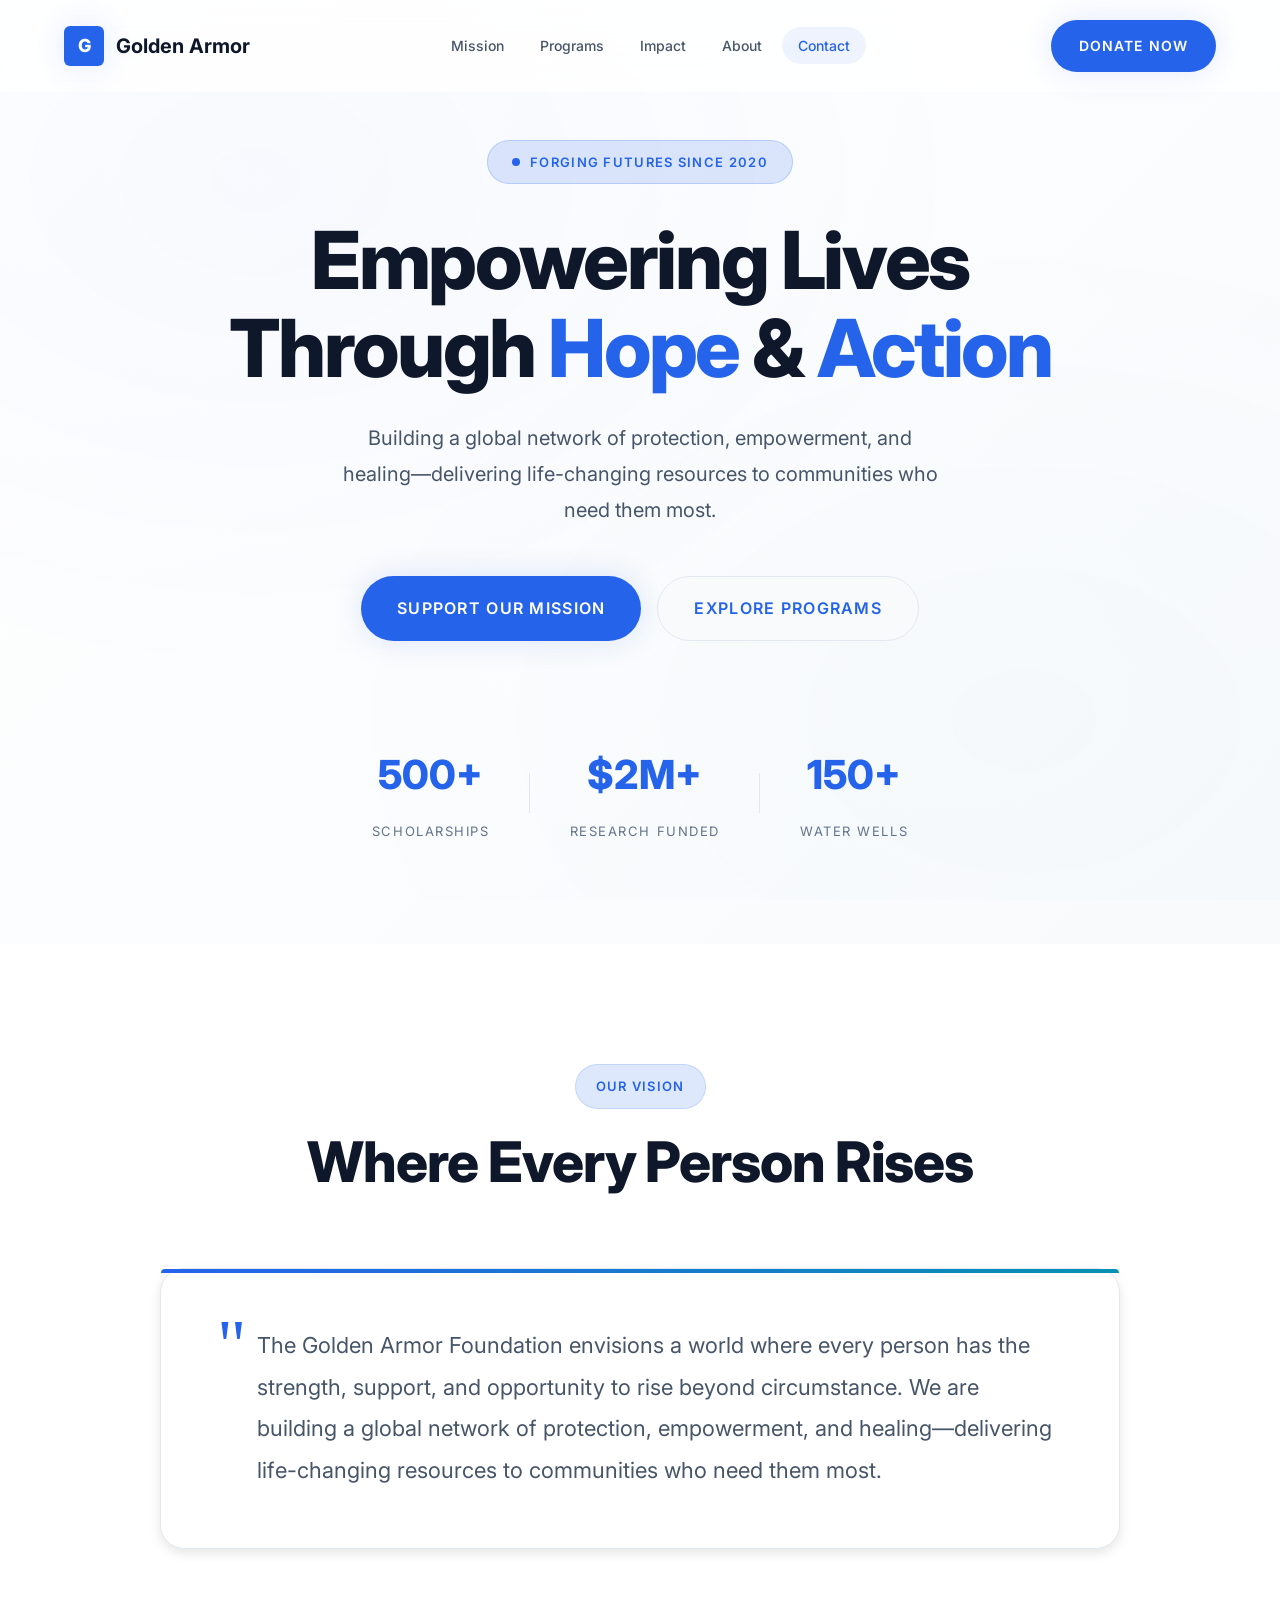
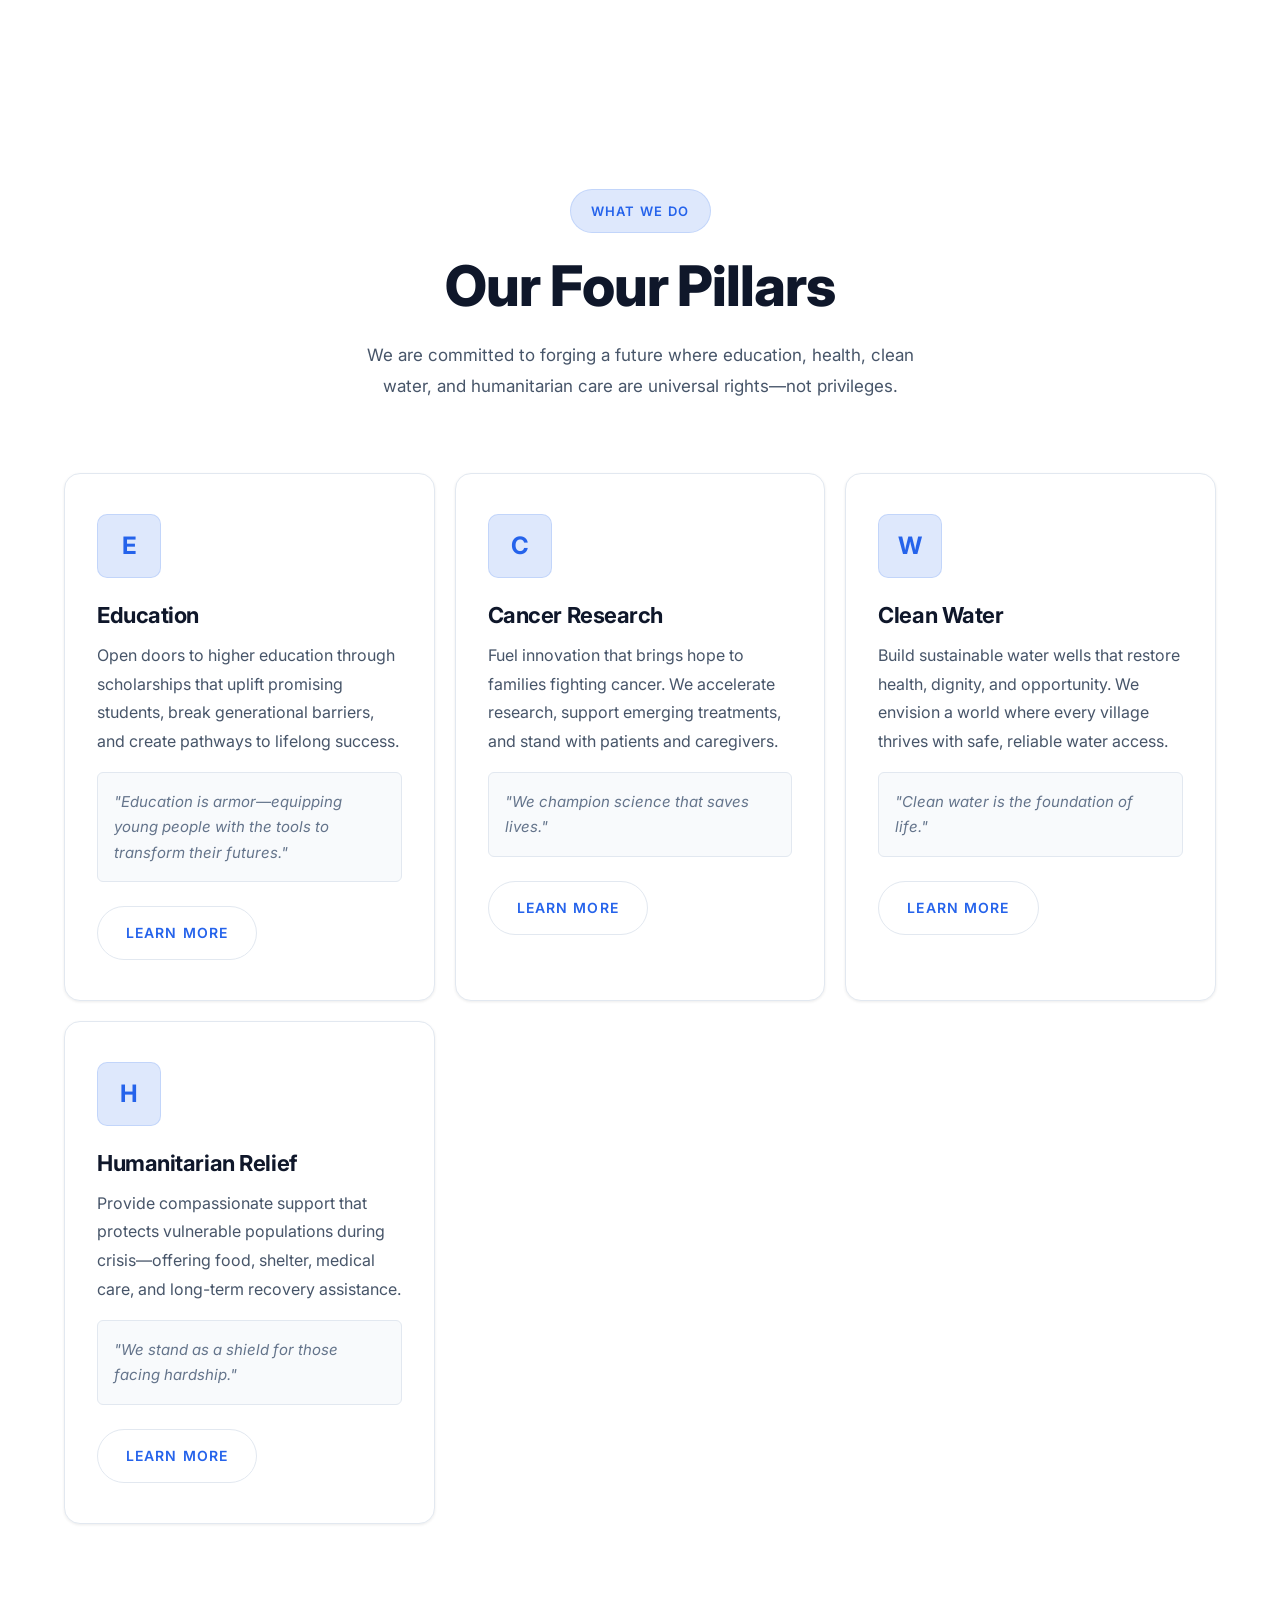
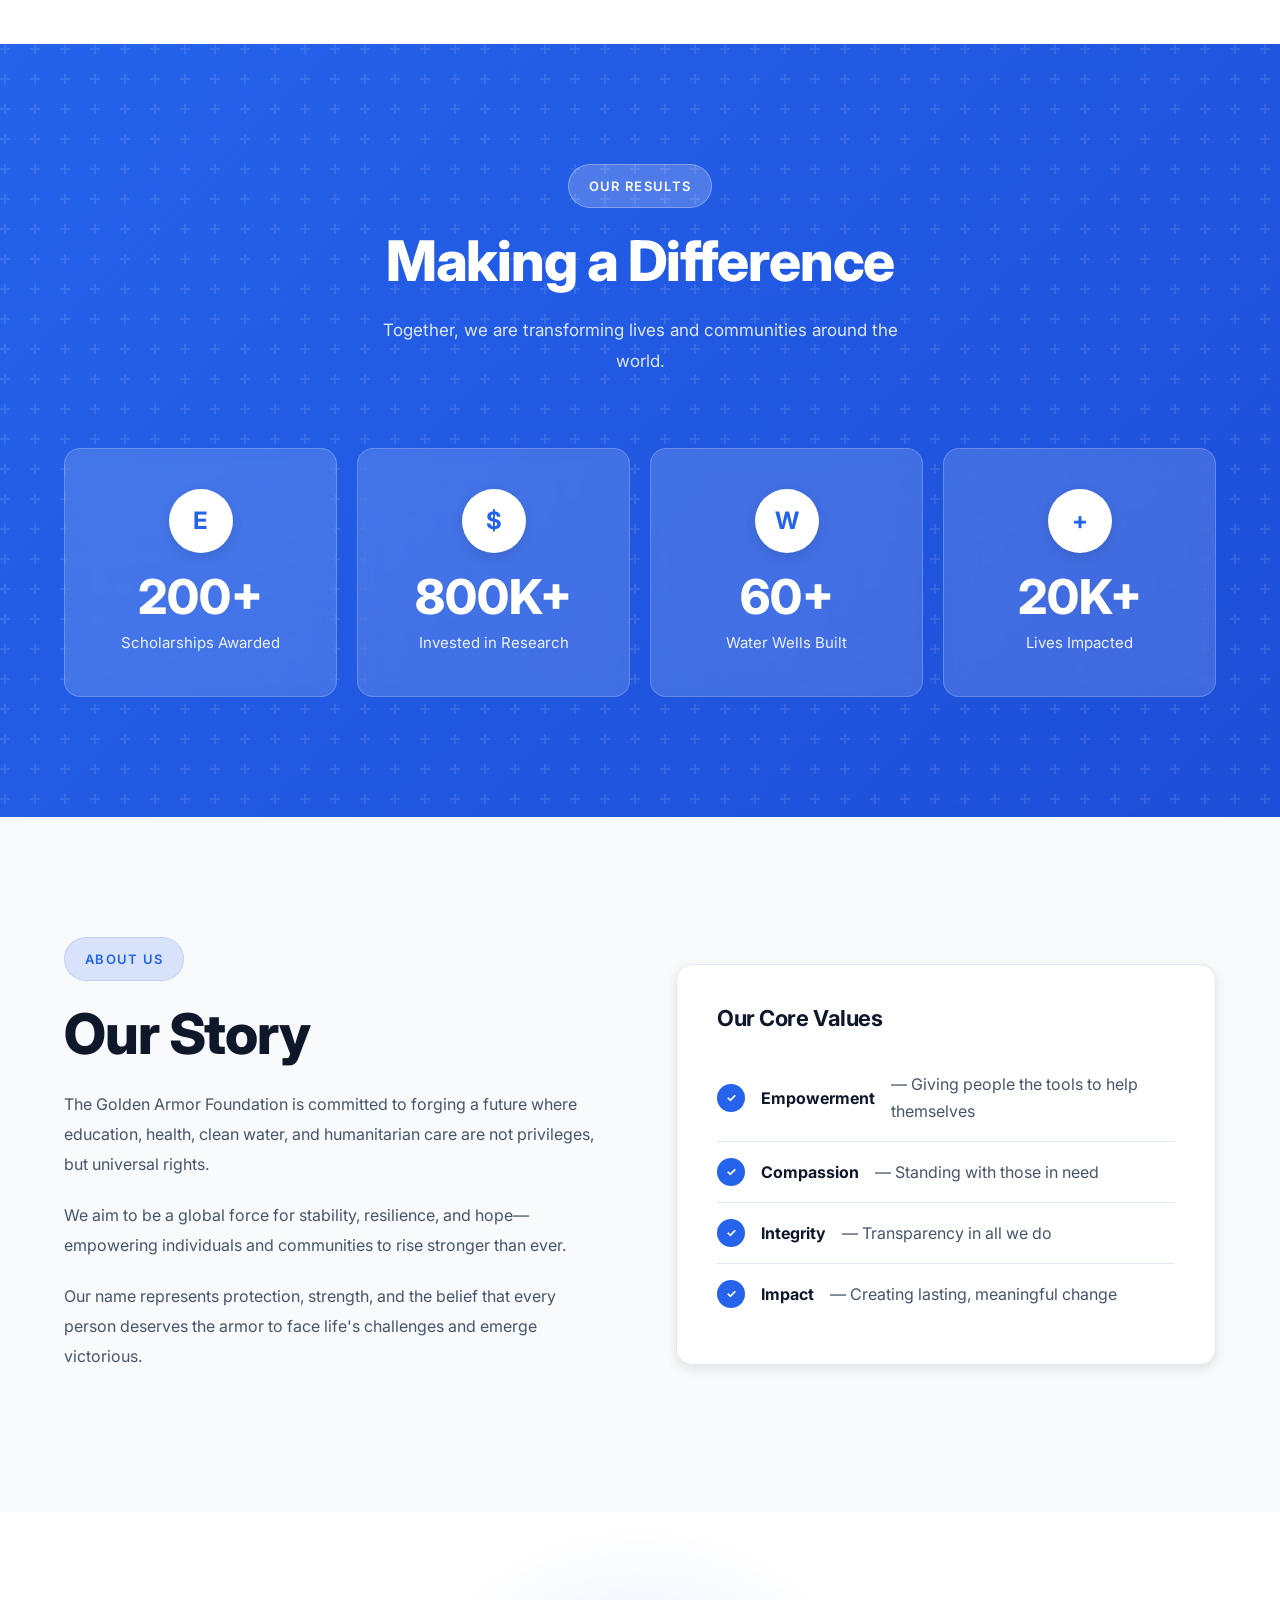
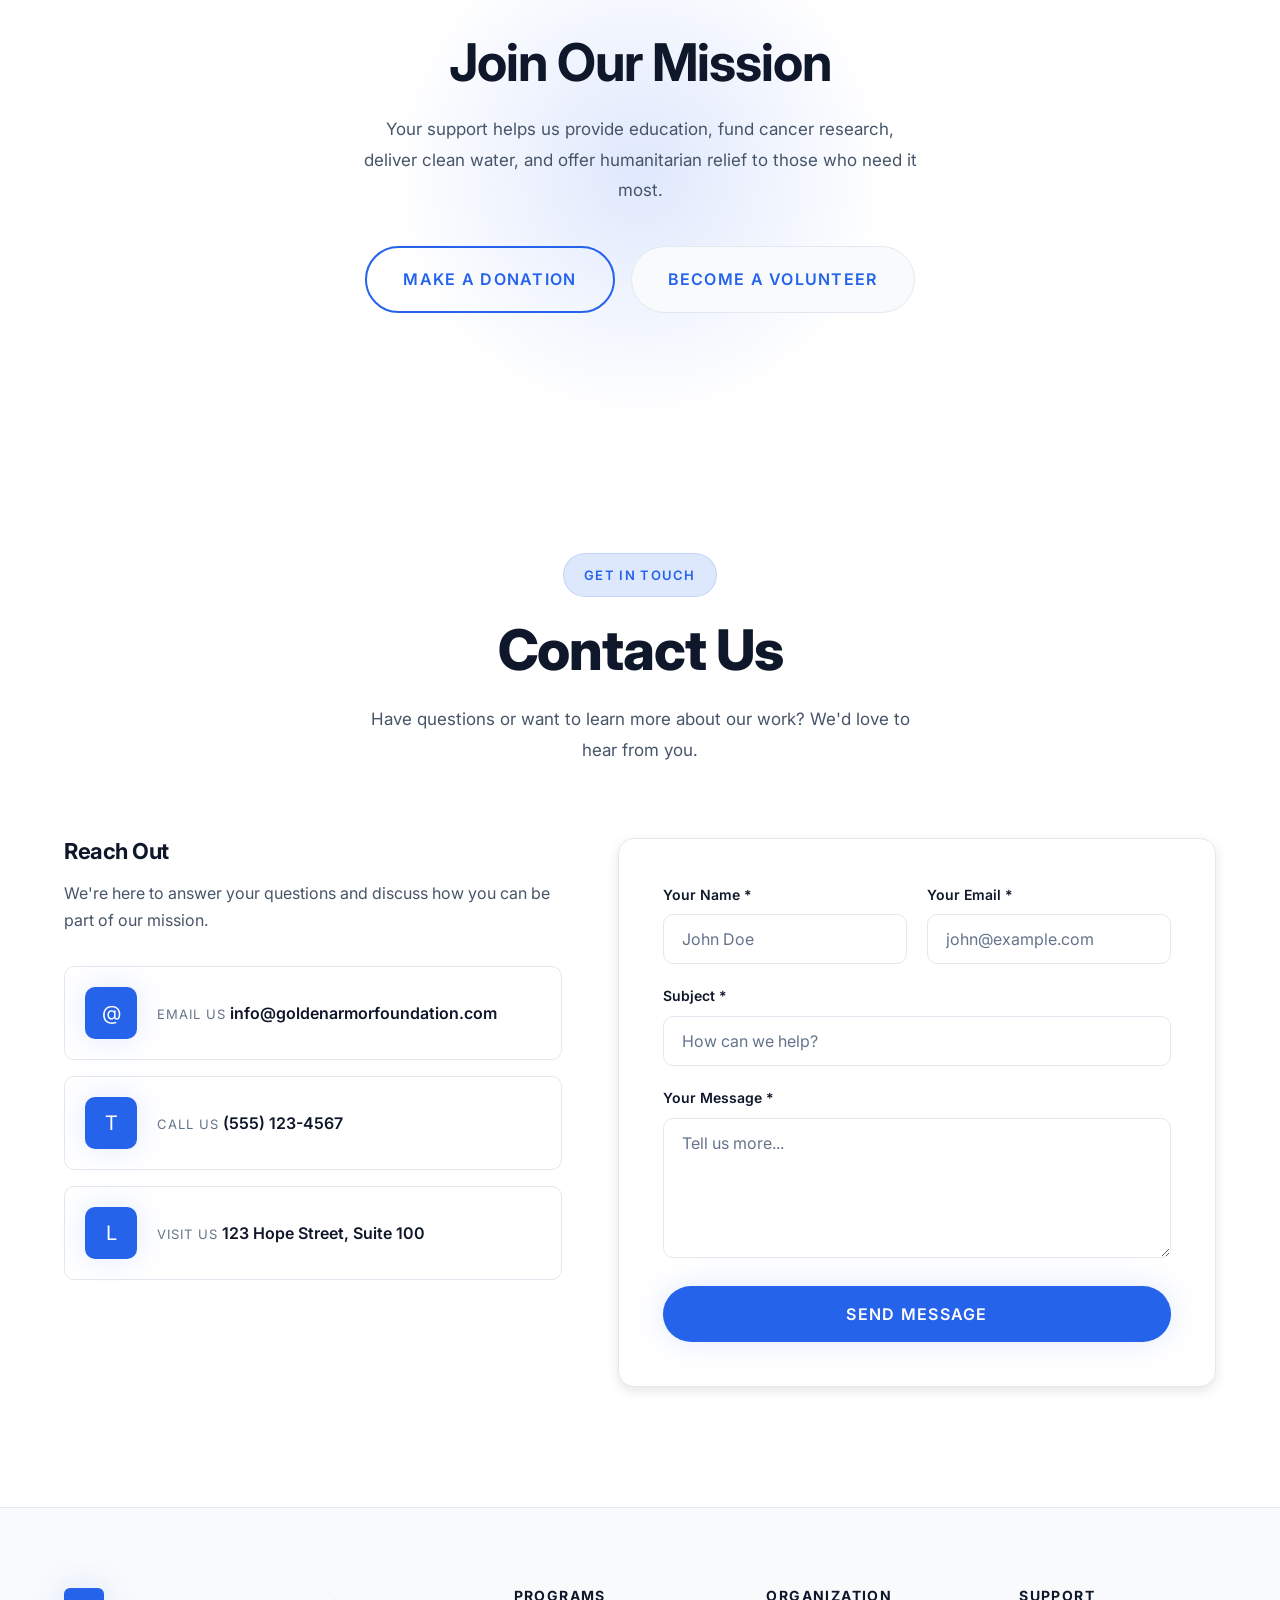
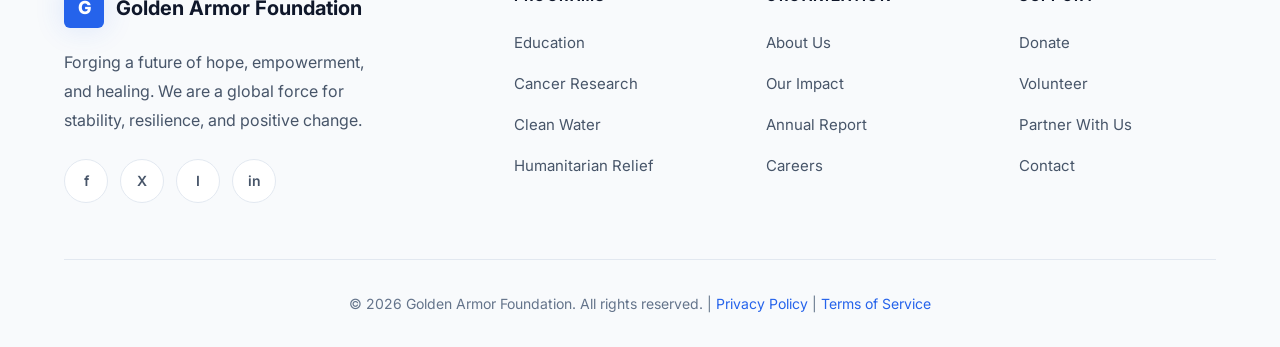
<file: index.html>
<!DOCTYPE html>
<html lang="en">
<head>
    <meta charset="UTF-8">
    <meta name="viewport" content="width=device-width, initial-scale=1.0">
    <meta name="description" content="Golden Armor Foundation - Building a global network of protection, empowerment, and healing for communities worldwide.">
    <title>Golden Armor Foundation | Empowering Lives, Protecting Futures</title>
    <link rel="stylesheet" href="styles.css">
    <link rel="preconnect" href="https://fonts.googleapis.com">
    <link rel="preconnect" href="https://fonts.gstatic.com" crossorigin>
    <link href="https://fonts.googleapis.com/css2?family=Inter:wght@300;400;500;600;700;800&display=swap" rel="stylesheet">
</head>
<body>
    <!-- Skip Link for Accessibility -->


    <a href="#main-content" class="skip-link" style="position: absolute; top: -100px; left: 0; background: #fff; color: #000; padding: 16px 24px; z-index: 10000; transition: top 0.3s;">Skip to main content</a>
    
    <!-- Network Canvas Background -->
    <canvas id="network-canvas" aria-hidden="true"></canvas>
    
    <header class="header" role="banner">
        <nav class="nav container" aria-label="Main navigation">
            <a href="#" class="logo" aria-label="Golden Armor Foundation - Home">
                <span class="logo-icon" aria-hidden="true">G</span>
                <span class="logo-text">Golden Armor</span>
            </a>
            <ul class="nav-links" role="menubar">
                <li role="none"><a href="#mission" role="menuitem">Mission</a></li>
                <li role="none"><a href="#programs" role="menuitem">Programs</a></li>
                <li role="none"><a href="#impact" role="menuitem">Impact</a></li>
                <li role="none"><a href="#about" role="menuitem">About</a></li>
                <li role="none"><a href="#contact" role="menuitem">Contact</a></li>
            </ul>
            <a href="#donate" class="btn btn-primary">Donate Now</a>
            <button class="mobile-menu-btn" aria-label="Toggle navigation menu" aria-expanded="false" aria-controls="nav-links">
                <span></span>
                <span></span>
                <span></span>
            </button>
        </nav>
    </header>

    <main id="main-content">
        <!-- Hero Section -->
        <section class="hero" aria-labelledby="hero-title">
            <div class="hero-content container">
                <div class="hero-badge">Forging Futures Since 2020</div>
                <h1 id="hero-title" class="hero-title">Empowering Lives Through <span class="highlight">Hope</span> & <span class="highlight">Action</span></h1>
                <p class="hero-subtitle">Building a global network of protection, empowerment, and healing—delivering life-changing resources to communities who need them most.</p>
                <div class="hero-cta">
                    <a href="#donate" class="btn btn-primary btn-lg">Support Our Mission</a>
                    <a href="#programs" class="btn btn-glass btn-lg">Explore Programs</a>
                </div>
                <div class="hero-stats" role="list" aria-label="Foundation statistics">
                    <div class="hero-stat" role="listitem">
                        <span class="hero-stat-value" data-count="500">500+</span>
                        <span class="hero-stat-label">Scholarships</span>
                    </div>
                    <div class="hero-stat" role="listitem">
                        <span class="hero-stat-value">$2M+</span>
                        <span class="hero-stat-label">Research Funded</span>
                    </div>
                    <div class="hero-stat" role="listitem">
                        <span class="hero-stat-value">150+</span>
                        <span class="hero-stat-label">Water Wells</span>
                    </div>
                </div>
            </div>
        </section>

        <!-- Mission Section -->
        <section id="mission" class="mission section" aria-labelledby="mission-title">
            <div class="container">
                <div class="section-header">
                    <div class="section-badge">Our Vision</div>
                    <h2 id="mission-title" class="section-title">Where Every Person Rises</h2>
                </div>
                <div class="mission-card">
                    <blockquote class="mission-quote">
                        The Golden Armor Foundation envisions a world where every person has the strength, support, and opportunity to rise beyond circumstance. We are building a global network of protection, empowerment, and healing—delivering life-changing resources to communities who need them most.
                    </blockquote>
                </div>
            </div>
        </section>

        <!-- Programs Section -->
        <section id="programs" class="programs section" aria-labelledby="programs-title">
            <div class="container">
                <div class="section-header">
                    <div class="section-badge">What We Do</div>
                    <h2 id="programs-title" class="section-title">Our Four Pillars</h2>
                    <p class="section-subtitle">We are committed to forging a future where education, health, clean water, and humanitarian care are universal rights—not privileges.</p>
                </div>
                
                <div class="programs-grid" role="list">
                    <article class="program-card scroll-animate" role="listitem">
                        <div class="program-icon" aria-hidden="true"><span>E</span></div>
                        <h3 class="program-title">Education</h3>
                        <p class="program-description">Open doors to higher education through scholarships that uplift promising students, break generational barriers, and create pathways to lifelong success.</p>
                        <p class="program-motto">"Education is armor—equipping young people with the tools to transform their futures."</p>
                        <a href="education.html" class="btn btn-outline" aria-label="Learn more about Education program">Learn More</a>
                    </article>

                    <article class="program-card scroll-animate delay-1" role="listitem">
                        <div class="program-icon" aria-hidden="true"><span>C</span></div>
                        <h3 class="program-title">Cancer Research</h3>
                        <p class="program-description">Fuel innovation that brings hope to families fighting cancer. We accelerate research, support emerging treatments, and stand with patients and caregivers.</p>
                        <p class="program-motto">"We champion science that saves lives."</p>
                        <a href="cancer-research.html" class="btn btn-outline" aria-label="Learn more about Cancer Research program">Learn More</a>
                    </article>

                    <article class="program-card scroll-animate delay-2" role="listitem">
                        <div class="program-icon" aria-hidden="true"><span>W</span></div>
                        <h3 class="program-title">Clean Water</h3>
                        <p class="program-description">Build sustainable water wells that restore health, dignity, and opportunity. We envision a world where every village thrives with safe, reliable water access.</p>
                        <p class="program-motto">"Clean water is the foundation of life."</p>
                        <a href="clean-water.html" class="btn btn-outline" aria-label="Learn more about Clean Water program">Learn More</a>
                    </article>

                    <article class="program-card scroll-animate delay-3" role="listitem">
                        <div class="program-icon" aria-hidden="true"><span>H</span></div>
                        <h3 class="program-title">Humanitarian Relief</h3>
                        <p class="program-description">Provide compassionate support that protects vulnerable populations during crisis—offering food, shelter, medical care, and long-term recovery assistance.</p>
                        <p class="program-motto">"We stand as a shield for those facing hardship."</p>
                        <a href="humanitarian-relief.html" class="btn btn-outline" aria-label="Learn more about Humanitarian Relief program">Learn More</a>
                    </article>
                </div>
            </div>
        </section>

        <!-- Impact Section -->
        <section id="impact" class="impact section" aria-labelledby="impact-title">
            <div class="container">
                <div class="section-header">
                    <div class="section-badge">Our Results</div>
                    <h2 id="impact-title" class="section-title">Making a Difference</h2>
                    <p class="section-subtitle">Together, we are transforming lives and communities around the world.</p>
                </div>
                
                <div class="impact-grid" role="list" aria-label="Impact statistics">
                    <div class="impact-card scroll-animate" role="listitem">
                        <div class="impact-icon" aria-hidden="true">E</div>
                        <span class="impact-number">500+</span>
                        <span class="impact-label">Scholarships Awarded</span>
                    </div>
                    <div class="impact-card scroll-animate delay-1" role="listitem">
                        <div class="impact-icon" aria-hidden="true">$</div>
                        <span class="impact-number">$2M+</span>
                        <span class="impact-label">Invested in Research</span>
                    </div>
                    <div class="impact-card scroll-animate delay-2" role="listitem">
                        <div class="impact-icon" aria-hidden="true">W</div>
                        <span class="impact-number">150+</span>
                        <span class="impact-label">Water Wells Built</span>
                    </div>
                    <div class="impact-card scroll-animate delay-3" role="listitem">
                        <div class="impact-icon" aria-hidden="true">+</div>
                        <span class="impact-number">50K+</span>
                        <span class="impact-label">Lives Impacted</span>
                    </div>
                </div>
            </div>
        </section>

        <!-- About Section -->
        <section id="about" class="about section" aria-labelledby="about-title">
            <div class="container">
                <div class="about-grid">
                    <div class="about-content scroll-animate">
                        <div class="section-badge">About Us</div>
                        <h2 id="about-title" class="section-title">Our Story</h2>
                        <div class="about-text">
                            <p>The Golden Armor Foundation is committed to forging a future where education, health, clean water, and humanitarian care are not privileges, but universal rights.</p>
                            <p>We aim to be a global force for stability, resilience, and hope—empowering individuals and communities to rise stronger than ever.</p>
                            <p>Our name represents protection, strength, and the belief that every person deserves the armor to face life's challenges and emerge victorious.</p>
                        </div>
                    </div>
                    <div class="about-values scroll-animate delay-2">
                        <h3>Our Core Values</h3>
                        <ul>
                            <li><strong>Empowerment</strong> — Giving people the tools to help themselves</li>
                            <li><strong>Compassion</strong> — Standing with those in need</li>
                            <li><strong>Integrity</strong> — Transparency in all we do</li>
                            <li><strong>Impact</strong> — Creating lasting, meaningful change</li>
                        </ul>
                    </div>
                </div>
            </div>
        </section>

        <!-- Call to Action -->
        <section id="donate" class="cta section" aria-labelledby="cta-title">
            <div class="container">
                <div class="cta-content">
                    <h2 id="cta-title" class="cta-title">Join Our Mission</h2>
                    <p class="cta-subtitle">Your support helps us provide education, fund cancer research, deliver clean water, and offer humanitarian relief to those who need it most.</p>
                    <div class="cta-buttons">
                        <a href="#" class="btn btn-secondary btn-lg">Make a Donation</a>
                        <a href="#" class="btn btn-glass btn-lg">Become a Volunteer</a>
                    </div>
                </div>
            </div>
        </section>

        <!-- Contact Section -->
        <section id="contact" class="contact section" aria-labelledby="contact-title">
            <div class="container">
                <div class="section-header">
                    <div class="section-badge">Get in Touch</div>
                    <h2 id="contact-title" class="section-title">Contact Us</h2>
                    <p class="section-subtitle">Have questions or want to learn more about our work? We'd love to hear from you.</p>
                </div>
                <div class="contact-grid">
                    <div class="contact-info scroll-animate">
                        <h3>Reach Out</h3>
                        <p>We're here to answer your questions and discuss how you can be part of our mission.</p>
                        <div class="contact-details">
                            <div class="contact-item">
                                <div class="contact-item-icon" aria-hidden="true">@</div>
                                <div class="contact-item-text">
                                    <span class="contact-item-label">Email Us</span>
                                    <a href="mailto:info@goldenarmorfoundation.com" class="contact-item-value">info@goldenarmorfoundation.com</a>
                                </div>
                            </div>
                            <div class="contact-item">
                                <div class="contact-item-icon" aria-hidden="true">T</div>
                                <div class="contact-item-text">
                                    <span class="contact-item-label">Call Us</span>
                                    <a href="tel:+15551234567" class="contact-item-value">(555) 123-4567</a>
                                </div>
                            </div>
                            <div class="contact-item">
                                <div class="contact-item-icon" aria-hidden="true">L</div>
                                <div class="contact-item-text">
                                    <span class="contact-item-label">Visit Us</span>
                                    <span class="contact-item-value">123 Hope Street, Suite 100</span>
                                </div>
                            </div>
                        </div>
                    </div>
                    <form class="contact-form scroll-animate delay-2" aria-label="Contact form" novalidate>
                        <div class="form-row">
                            <div class="form-group">
                                <label for="name">Your Name <span aria-hidden="true">*</span><span class="sr-only">(required)</span></label>
                                <input type="text" id="name" name="name" placeholder="John Doe" required autocomplete="name">
                            </div>
                            <div class="form-group">
                                <label for="email">Your Email <span aria-hidden="true">*</span><span class="sr-only">(required)</span></label>
                                <input type="email" id="email" name="email" placeholder="john@example.com" required autocomplete="email">
                            </div>
                        </div>
                        <div class="form-group">
                            <label for="subject">Subject <span aria-hidden="true">*</span><span class="sr-only">(required)</span></label>
                            <input type="text" id="subject" name="subject" placeholder="How can we help?" required>
                        </div>
                        <div class="form-group">
                            <label for="message">Your Message <span aria-hidden="true">*</span><span class="sr-only">(required)</span></label>
                            <textarea id="message" name="message" placeholder="Tell us more..." rows="5" required></textarea>
                        </div>
                        <button type="submit" class="btn btn-primary btn-lg" style="width: 100%;">Send Message</button>
                    </form>
                </div>
            </div>
        </section>
    </main>

    <footer class="footer" role="contentinfo">
        <div class="container">
            <div class="footer-grid">
                <div class="footer-brand">
                    <a href="#" class="logo" aria-label="Golden Armor Foundation - Home">
                        <span class="logo-icon" aria-hidden="true">G</span>
                        <span class="logo-text">Golden Armor Foundation</span>
                    </a>
                    <p>Forging a future of hope, empowerment, and healing. We are a global force for stability, resilience, and positive change.</p>
                    <div class="footer-social" role="list" aria-label="Social media links">
                        <a href="#" aria-label="Facebook" role="listitem">f</a>
                        <a href="#" aria-label="Twitter" role="listitem">X</a>
                        <a href="#" aria-label="Instagram" role="listitem">I</a>
                        <a href="#" aria-label="LinkedIn" role="listitem">in</a>
                    </div>
                </div>
                <div class="footer-links">
                    <h4>Programs</h4>
                    <ul>
                        <li><a href="education.html">Education</a></li>
                        <li><a href="cancer-research.html">Cancer Research</a></li>
                        <li><a href="clean-water.html">Clean Water</a></li>
                        <li><a href="humanitarian-relief.html">Humanitarian Relief</a></li>
                    </ul>
                </div>
                <div class="footer-links">
                    <h4>Organization</h4>
                    <ul>
                        <li><a href="#about">About Us</a></li>
                        <li><a href="#impact">Our Impact</a></li>
                        <li><a href="#">Annual Report</a></li>
                        <li><a href="#">Careers</a></li>
                    </ul>
                </div>
                <div class="footer-links">
                    <h4>Support</h4>
                    <ul>
                        <li><a href="#donate">Donate</a></li>
                        <li><a href="#">Volunteer</a></li>
                        <li><a href="#">Partner With Us</a></li>
                        <li><a href="#contact">Contact</a></li>
                    </ul>
                </div>
            </div>
            <div class="footer-bottom">
                <p>&copy; 2026 Golden Armor Foundation. All rights reserved. | <a href="#">Privacy Policy</a> | <a href="#">Terms of Service</a></p>
            </div>
        </div>
    </footer>

    <!-- Screen Reader Only Style -->
    <style>
        .sr-only {
            position: absolute;
            width: 1px;
            height: 1px;
            padding: 0;
            margin: -1px;
            overflow: hidden;
            clip: rect(0, 0, 0, 0);
            white-space: nowrap;
            border: 0;
        }
        
        .skip-link:focus {
            position: fixed;
            top: 16px;
            left: 16px;
            z-index: 10001;
        }
    </style>

    <script src="script.js"></script>
</body>
</html>
</file>
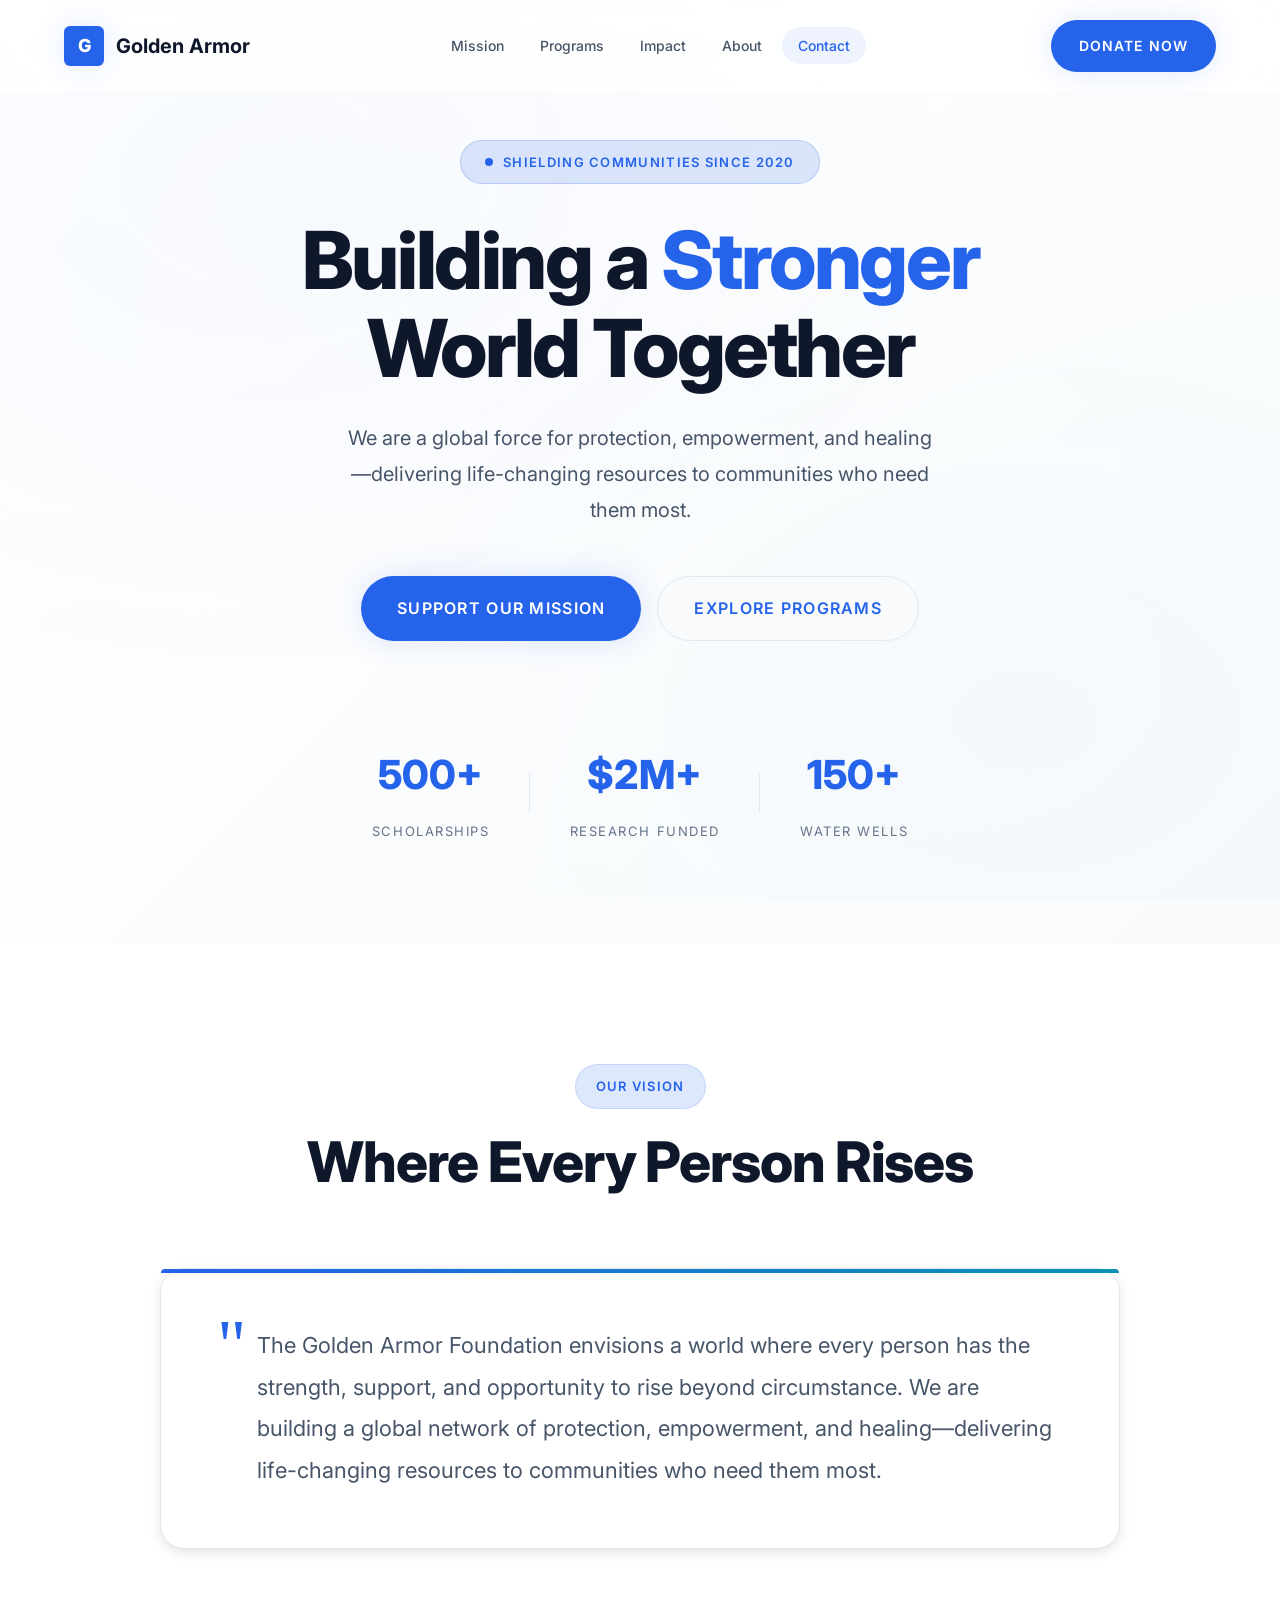
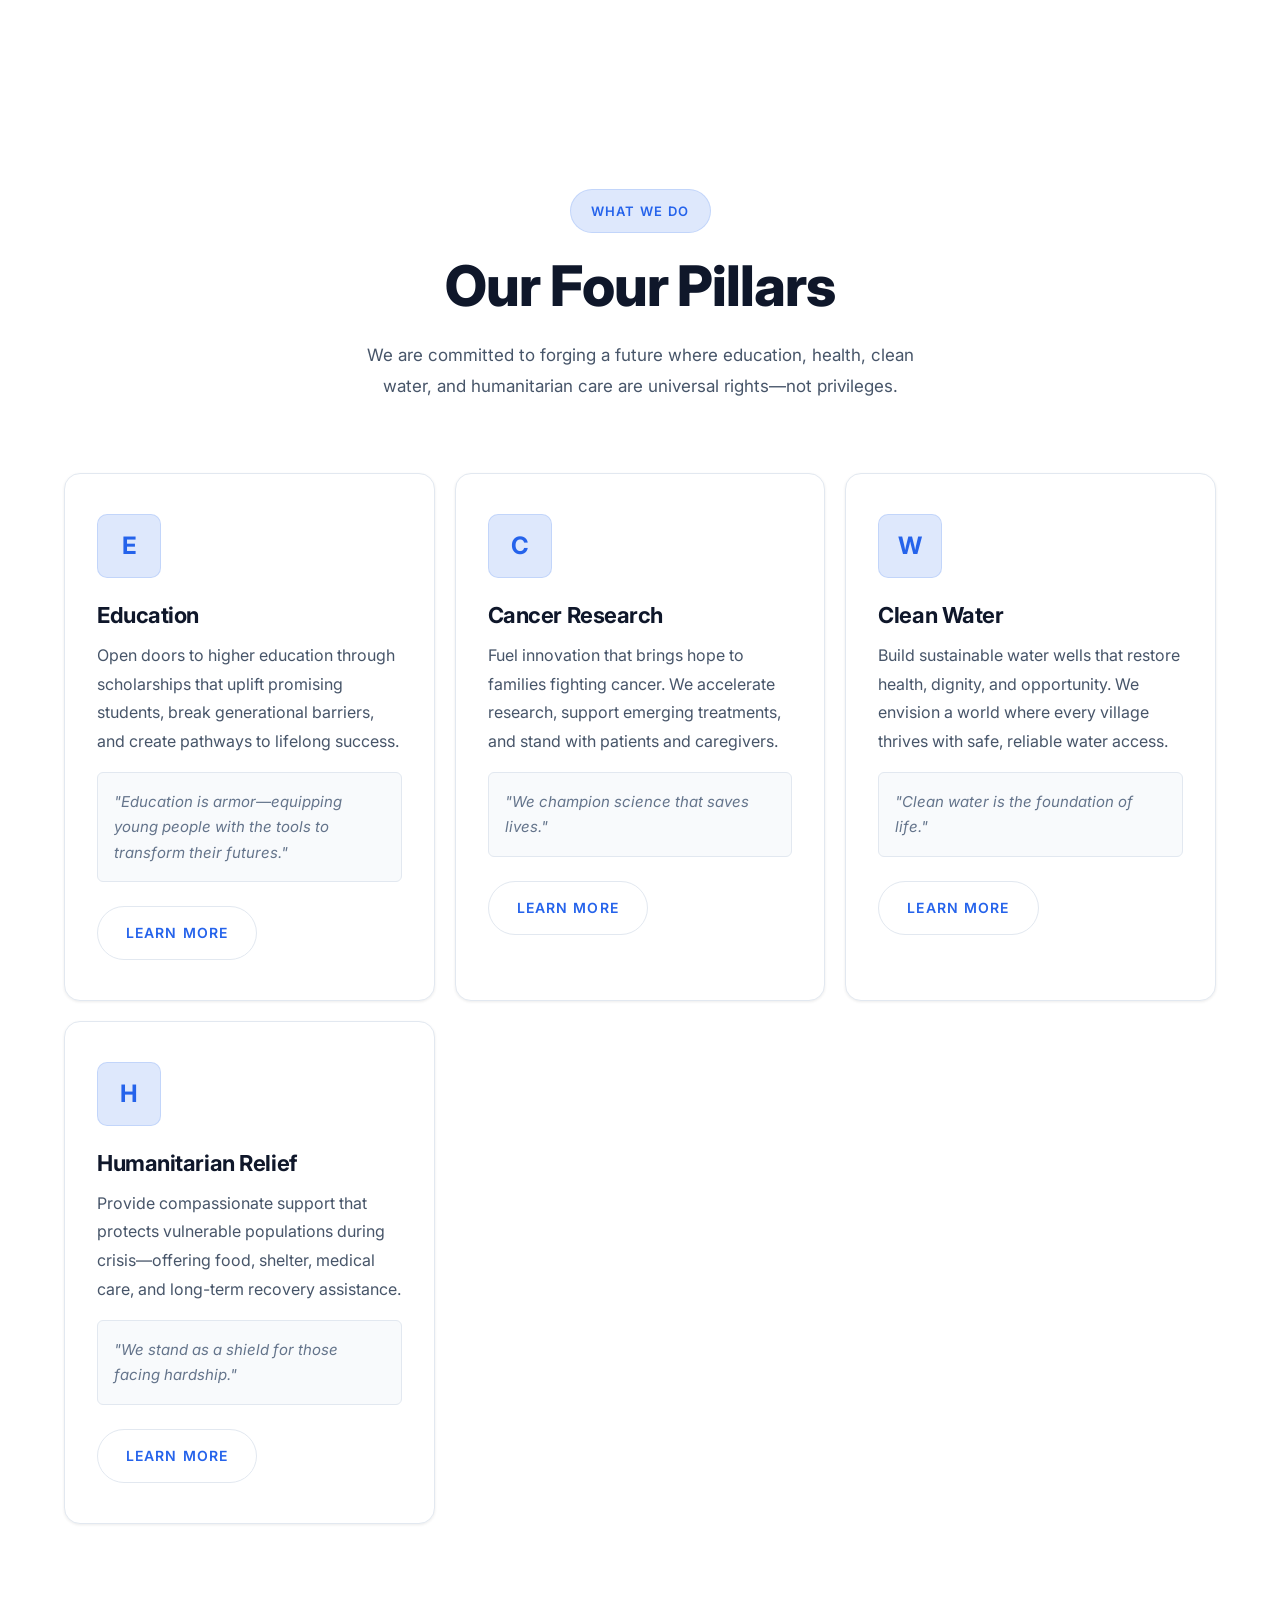
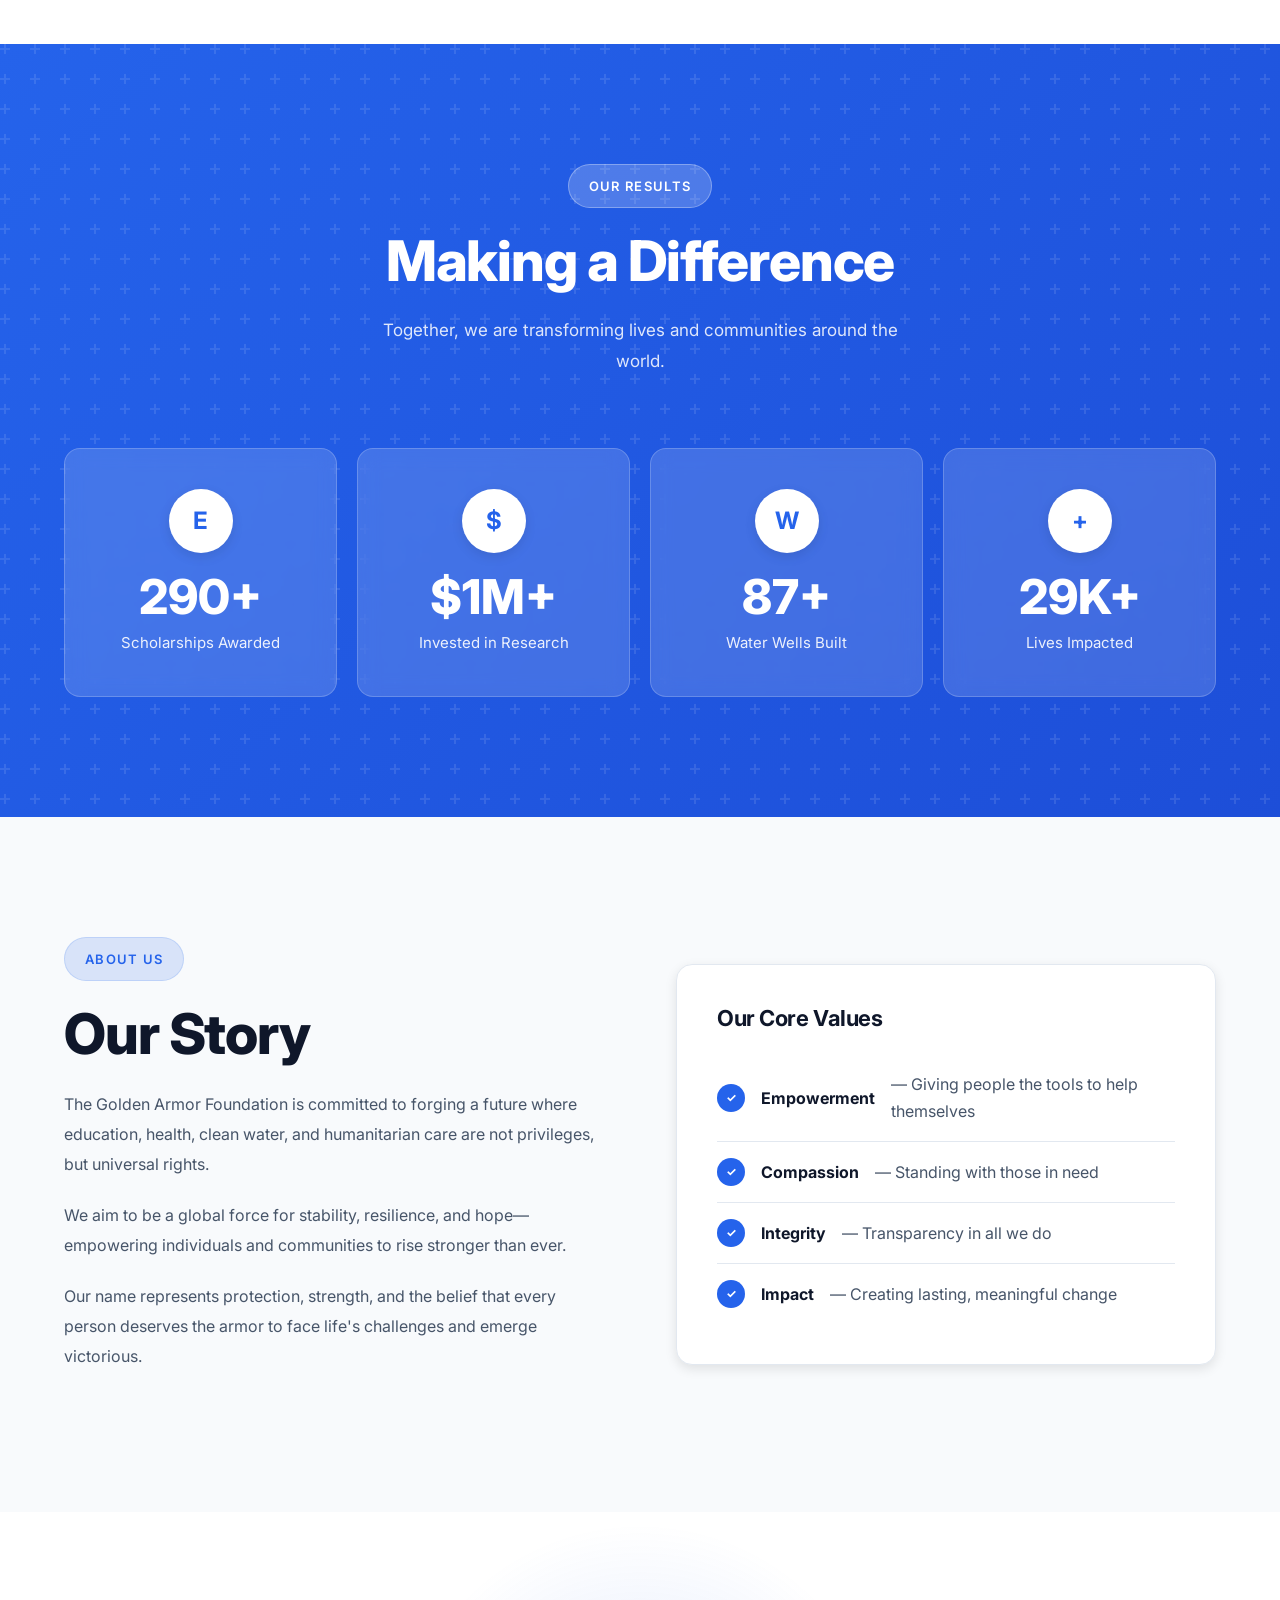
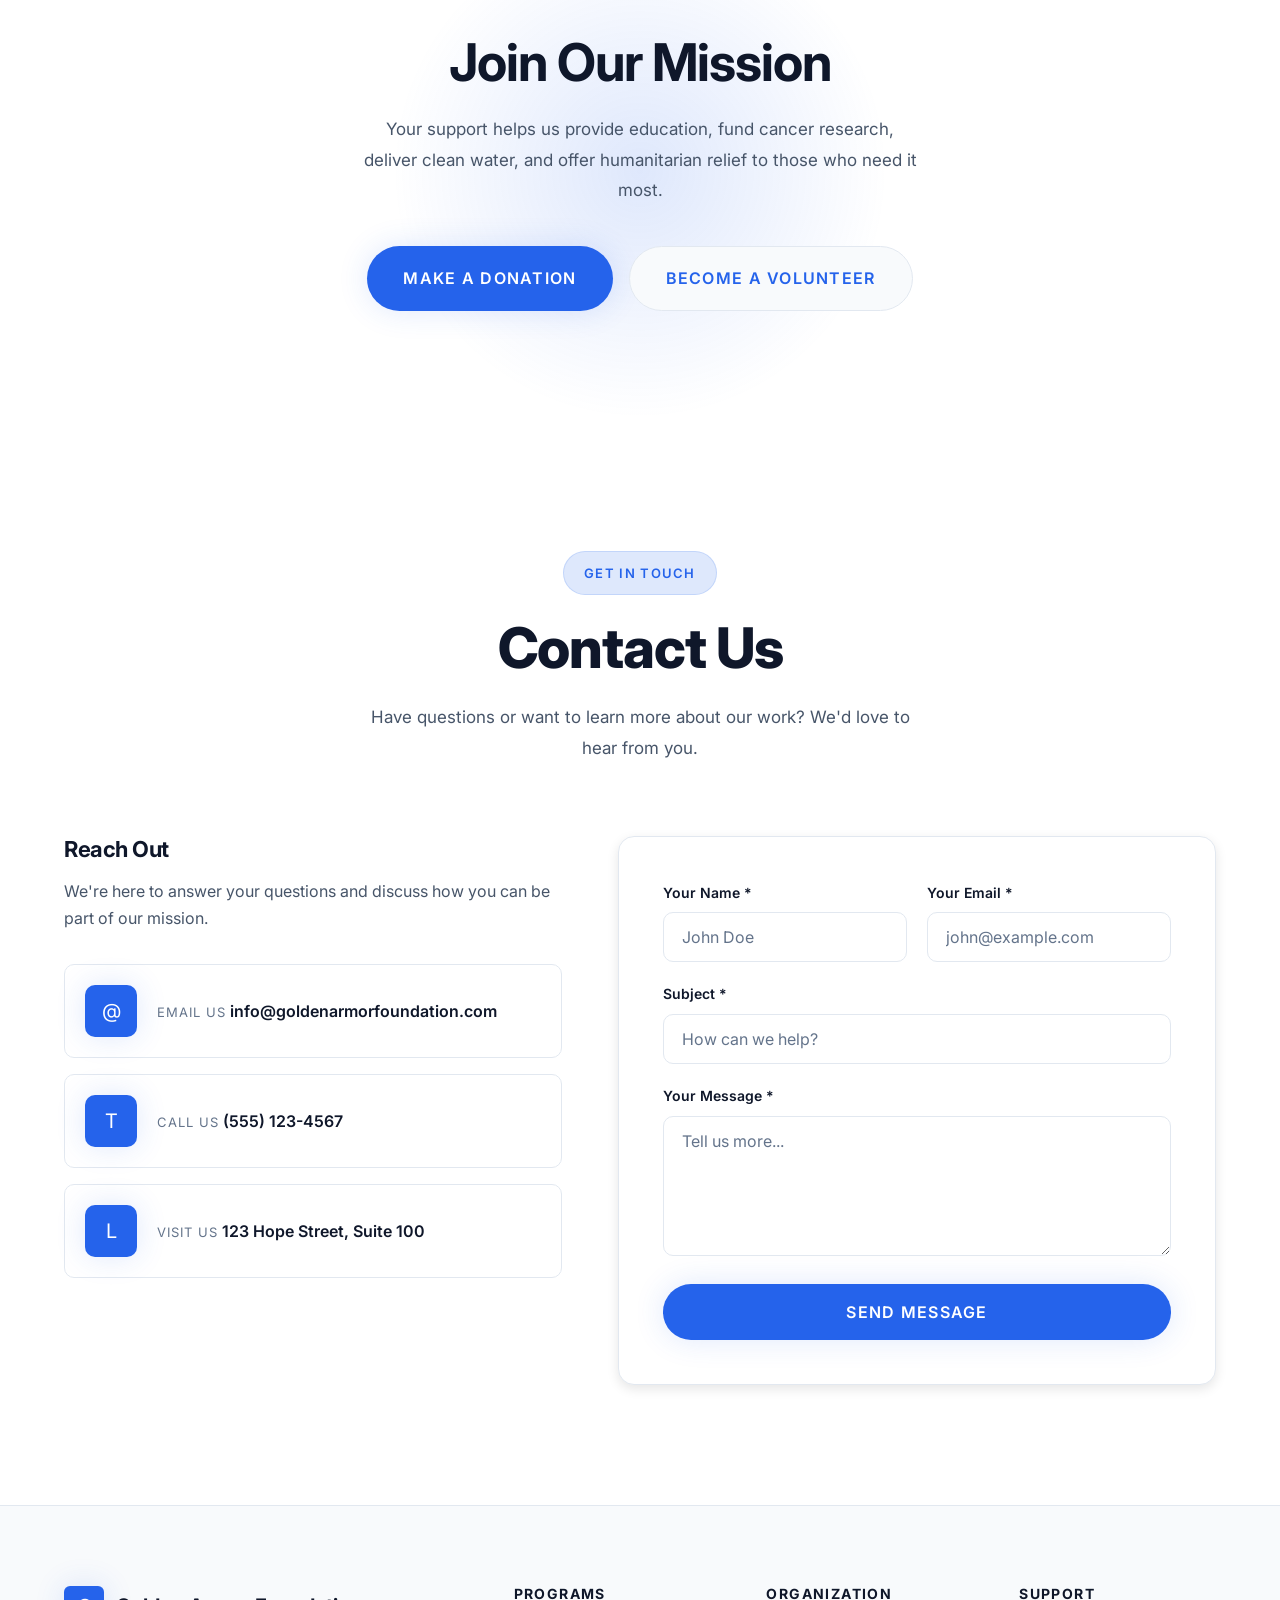
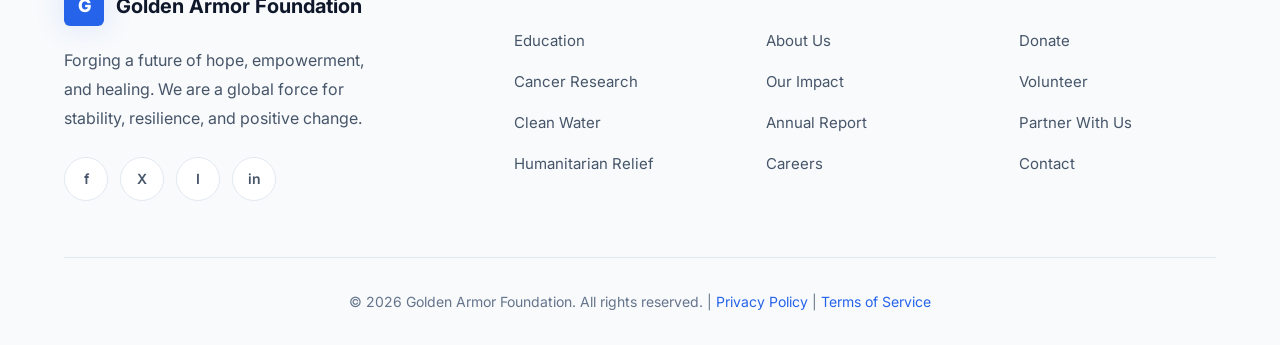
<file: v2/index.html>
<!DOCTYPE html>
<html lang="en">
<head>
    <meta charset="UTF-8">
    <meta name="viewport" content="width=device-width, initial-scale=1.0">
    <meta name="description" content="Golden Armor Foundation - Building a global network of protection, empowerment, and healing for communities worldwide.">
    <title>Golden Armor Foundation | Empowering Lives, Protecting Futures</title>
    <link rel="stylesheet" href="styles.css">
    <link rel="preconnect" href="https://fonts.googleapis.com">
    <link rel="preconnect" href="https://fonts.gstatic.com" crossorigin>
    <link href="https://fonts.googleapis.com/css2?family=Inter:wght@300;400;500;600;700;800&display=swap" rel="stylesheet">
</head>
<body>
    <a href="#main-content" class="skip-link" style="position: absolute; top: -100px; left: 0; background: #2563EB; color: white; padding: 16px 24px; z-index: 10000; transition: top 0.3s; border-radius: 0 0 8px 0;">Skip to main content</a>
    
    <canvas id="network-canvas" aria-hidden="true"></canvas>
    
    <header class="header" role="banner">
        <nav class="nav container" aria-label="Main navigation">
            <a href="#" class="logo" aria-label="Golden Armor Foundation - Home">
                <span class="logo-icon" aria-hidden="true">G</span>
                <span class="logo-text">Golden Armor</span>
            </a>
            <ul class="nav-links" role="menubar">
                <li role="none"><a href="#mission" role="menuitem">Mission</a></li>
                <li role="none"><a href="#programs" role="menuitem">Programs</a></li>
                <li role="none"><a href="#impact" role="menuitem">Impact</a></li>
                <li role="none"><a href="#about" role="menuitem">About</a></li>
                <li role="none"><a href="#contact" role="menuitem">Contact</a></li>
            </ul>
            <a href="#donate" class="btn btn-primary">Donate Now</a>
            <button class="mobile-menu-btn" aria-label="Toggle navigation menu" aria-expanded="false">
                <span></span>
                <span></span>
                <span></span>
            </button>
        </nav>
    </header>

    <main id="main-content">
        <section class="hero" aria-labelledby="hero-title">
            <div class="hero-content container">
                <div class="hero-badge">Shielding Communities Since 2020</div>
                <h1 id="hero-title" class="hero-title">Building a <span class="highlight">Stronger</span> World Together</h1>
                <p class="hero-subtitle">We are a global force for protection, empowerment, and healing—delivering life-changing resources to communities who need them most.</p>
                <div class="hero-cta">
                    <a href="#donate" class="btn btn-primary btn-lg">Support Our Mission</a>
                    <a href="#programs" class="btn btn-glass btn-lg">Explore Programs</a>
                </div>
                <div class="hero-stats" role="list" aria-label="Foundation statistics">
                    <div class="hero-stat" role="listitem">
                        <span class="hero-stat-value">500+</span>
                        <span class="hero-stat-label">Scholarships</span>
                    </div>
                    <div class="hero-stat" role="listitem">
                        <span class="hero-stat-value">$2M+</span>
                        <span class="hero-stat-label">Research Funded</span>
                    </div>
                    <div class="hero-stat" role="listitem">
                        <span class="hero-stat-value">150+</span>
                        <span class="hero-stat-label">Water Wells</span>
                    </div>
                </div>
            </div>
        </section>

        <section id="mission" class="mission section" aria-labelledby="mission-title">
            <div class="container">
                <div class="section-header">
                    <div class="section-badge">Our Vision</div>
                    <h2 id="mission-title" class="section-title">Where Every Person Rises</h2>
                </div>
                <div class="mission-card">
                    <blockquote class="mission-quote">
                        The Golden Armor Foundation envisions a world where every person has the strength, support, and opportunity to rise beyond circumstance. We are building a global network of protection, empowerment, and healing—delivering life-changing resources to communities who need them most.
                    </blockquote>
                </div>
            </div>
        </section>

        <section id="programs" class="programs section" aria-labelledby="programs-title">
            <div class="container">
                <div class="section-header">
                    <div class="section-badge">What We Do</div>
                    <h2 id="programs-title" class="section-title">Our Four Pillars</h2>
                    <p class="section-subtitle">We are committed to forging a future where education, health, clean water, and humanitarian care are universal rights—not privileges.</p>
                </div>
                
                <div class="programs-grid" role="list">
                    <article class="program-card scroll-animate" role="listitem">
                        <div class="program-icon" aria-hidden="true">E</div>
                        <h3 class="program-title">Education</h3>
                        <p class="program-description">Open doors to higher education through scholarships that uplift promising students, break generational barriers, and create pathways to lifelong success.</p>
                        <p class="program-motto">"Education is armor—equipping young people with the tools to transform their futures."</p>
                        <a href="education.html" class="btn btn-outline">Learn More</a>
                    </article>

                    <article class="program-card scroll-animate delay-1" role="listitem">
                        <div class="program-icon" aria-hidden="true">C</div>
                        <h3 class="program-title">Cancer Research</h3>
                        <p class="program-description">Fuel innovation that brings hope to families fighting cancer. We accelerate research, support emerging treatments, and stand with patients and caregivers.</p>
                        <p class="program-motto">"We champion science that saves lives."</p>
                        <a href="cancer-research.html" class="btn btn-outline">Learn More</a>
                    </article>

                    <article class="program-card scroll-animate delay-2" role="listitem">
                        <div class="program-icon" aria-hidden="true">W</div>
                        <h3 class="program-title">Clean Water</h3>
                        <p class="program-description">Build sustainable water wells that restore health, dignity, and opportunity. We envision a world where every village thrives with safe, reliable water access.</p>
                        <p class="program-motto">"Clean water is the foundation of life."</p>
                        <a href="clean-water.html" class="btn btn-outline">Learn More</a>
                    </article>

                    <article class="program-card scroll-animate delay-3" role="listitem">
                        <div class="program-icon" aria-hidden="true">H</div>
                        <h3 class="program-title">Humanitarian Relief</h3>
                        <p class="program-description">Provide compassionate support that protects vulnerable populations during crisis—offering food, shelter, medical care, and long-term recovery assistance.</p>
                        <p class="program-motto">"We stand as a shield for those facing hardship."</p>
                        <a href="humanitarian-relief.html" class="btn btn-outline">Learn More</a>
                    </article>
                </div>
            </div>
        </section>

        <section id="impact" class="impact section" aria-labelledby="impact-title">
            <div class="container">
                <div class="section-header">
                    <div class="section-badge">Our Results</div>
                    <h2 id="impact-title" class="section-title">Making a Difference</h2>
                    <p class="section-subtitle">Together, we are transforming lives and communities around the world.</p>
                </div>
                
                <div class="impact-grid" role="list">
                    <div class="impact-card scroll-animate" role="listitem">
                        <div class="impact-icon" aria-hidden="true">E</div>
                        <span class="impact-number">500+</span>
                        <span class="impact-label">Scholarships Awarded</span>
                    </div>
                    <div class="impact-card scroll-animate delay-1" role="listitem">
                        <div class="impact-icon" aria-hidden="true">$</div>
                        <span class="impact-number">$2M+</span>
                        <span class="impact-label">Invested in Research</span>
                    </div>
                    <div class="impact-card scroll-animate delay-2" role="listitem">
                        <div class="impact-icon" aria-hidden="true">W</div>
                        <span class="impact-number">150+</span>
                        <span class="impact-label">Water Wells Built</span>
                    </div>
                    <div class="impact-card scroll-animate delay-3" role="listitem">
                        <div class="impact-icon" aria-hidden="true">+</div>
                        <span class="impact-number">50K+</span>
                        <span class="impact-label">Lives Impacted</span>
                    </div>
                </div>
            </div>
        </section>

        <section id="about" class="about section" aria-labelledby="about-title">
            <div class="container">
                <div class="about-grid">
                    <div class="about-content scroll-animate">
                        <div class="section-badge">About Us</div>
                        <h2 id="about-title" class="section-title">Our Story</h2>
                        <div class="about-text">
                            <p>The Golden Armor Foundation is committed to forging a future where education, health, clean water, and humanitarian care are not privileges, but universal rights.</p>
                            <p>We aim to be a global force for stability, resilience, and hope—empowering individuals and communities to rise stronger than ever.</p>
                            <p>Our name represents protection, strength, and the belief that every person deserves the armor to face life's challenges and emerge victorious.</p>
                        </div>
                    </div>
                    <div class="about-values scroll-animate delay-2">
                        <h3>Our Core Values</h3>
                        <ul>
                            <li><strong>Empowerment</strong> — Giving people the tools to help themselves</li>
                            <li><strong>Compassion</strong> — Standing with those in need</li>
                            <li><strong>Integrity</strong> — Transparency in all we do</li>
                            <li><strong>Impact</strong> — Creating lasting, meaningful change</li>
                        </ul>
                    </div>
                </div>
            </div>
        </section>

        <section id="donate" class="cta section" aria-labelledby="cta-title">
            <div class="container">
                <div class="cta-content">
                    <h2 id="cta-title" class="cta-title">Join Our Mission</h2>
                    <p class="cta-subtitle">Your support helps us provide education, fund cancer research, deliver clean water, and offer humanitarian relief to those who need it most.</p>
                    <div class="cta-buttons">
                        <a href="#" class="btn btn-primary btn-lg">Make a Donation</a>
                        <a href="#" class="btn btn-glass btn-lg">Become a Volunteer</a>
                    </div>
                </div>
            </div>
        </section>

        <section id="contact" class="contact section" aria-labelledby="contact-title">
            <div class="container">
                <div class="section-header">
                    <div class="section-badge">Get in Touch</div>
                    <h2 id="contact-title" class="section-title">Contact Us</h2>
                    <p class="section-subtitle">Have questions or want to learn more about our work? We'd love to hear from you.</p>
                </div>
                <div class="contact-grid">
                    <div class="contact-info scroll-animate">
                        <h3>Reach Out</h3>
                        <p>We're here to answer your questions and discuss how you can be part of our mission.</p>
                        <div class="contact-details">
                            <div class="contact-item">
                                <div class="contact-item-icon" aria-hidden="true">@</div>
                                <div class="contact-item-text">
                                    <span class="contact-item-label">Email Us</span>
                                    <a href="mailto:info@goldenarmorfoundation.com" class="contact-item-value">info@goldenarmorfoundation.com</a>
                                </div>
                            </div>
                            <div class="contact-item">
                                <div class="contact-item-icon" aria-hidden="true">T</div>
                                <div class="contact-item-text">
                                    <span class="contact-item-label">Call Us</span>
                                    <a href="tel:+15551234567" class="contact-item-value">(555) 123-4567</a>
                                </div>
                            </div>
                            <div class="contact-item">
                                <div class="contact-item-icon" aria-hidden="true">L</div>
                                <div class="contact-item-text">
                                    <span class="contact-item-label">Visit Us</span>
                                    <span class="contact-item-value">123 Hope Street, Suite 100</span>
                                </div>
                            </div>
                        </div>
                    </div>
                    <form class="contact-form scroll-animate delay-2" aria-label="Contact form" novalidate>
                        <div class="form-row">
                            <div class="form-group">
                                <label for="name">Your Name <span aria-hidden="true">*</span></label>
                                <input type="text" id="name" name="name" placeholder="John Doe" required autocomplete="name">
                            </div>
                            <div class="form-group">
                                <label for="email">Your Email <span aria-hidden="true">*</span></label>
                                <input type="email" id="email" name="email" placeholder="john@example.com" required autocomplete="email">
                            </div>
                        </div>
                        <div class="form-group">
                            <label for="subject">Subject <span aria-hidden="true">*</span></label>
                            <input type="text" id="subject" name="subject" placeholder="How can we help?" required>
                        </div>
                        <div class="form-group">
                            <label for="message">Your Message <span aria-hidden="true">*</span></label>
                            <textarea id="message" name="message" placeholder="Tell us more..." rows="5" required></textarea>
                        </div>
                        <button type="submit" class="btn btn-primary btn-lg" style="width: 100%;">Send Message</button>
                    </form>
                </div>
            </div>
        </section>
    </main>

    <footer class="footer" role="contentinfo">
        <div class="container">
            <div class="footer-grid">
                <div class="footer-brand">
                    <a href="#" class="logo" aria-label="Golden Armor Foundation - Home">
                        <span class="logo-icon" aria-hidden="true">G</span>
                        <span class="logo-text">Golden Armor Foundation</span>
                    </a>
                    <p>Forging a future of hope, empowerment, and healing. We are a global force for stability, resilience, and positive change.</p>
                    <div class="footer-social" role="list" aria-label="Social media links">
                        <a href="#" aria-label="Facebook" role="listitem">f</a>
                        <a href="#" aria-label="Twitter" role="listitem">X</a>
                        <a href="#" aria-label="Instagram" role="listitem">I</a>
                        <a href="#" aria-label="LinkedIn" role="listitem">in</a>
                    </div>
                </div>
                <div class="footer-links">
                    <h4>Programs</h4>
                    <ul>
                        <li><a href="education.html">Education</a></li>
                        <li><a href="cancer-research.html">Cancer Research</a></li>
                        <li><a href="clean-water.html">Clean Water</a></li>
                        <li><a href="humanitarian-relief.html">Humanitarian Relief</a></li>
                    </ul>
                </div>
                <div class="footer-links">
                    <h4>Organization</h4>
                    <ul>
                        <li><a href="#about">About Us</a></li>
                        <li><a href="#impact">Our Impact</a></li>
                        <li><a href="#">Annual Report</a></li>
                        <li><a href="#">Careers</a></li>
                    </ul>
                </div>
                <div class="footer-links">
                    <h4>Support</h4>
                    <ul>
                        <li><a href="#donate">Donate</a></li>
                        <li><a href="#">Volunteer</a></li>
                        <li><a href="#">Partner With Us</a></li>
                        <li><a href="#contact">Contact</a></li>
                    </ul>
                </div>
            </div>
            <div class="footer-bottom">
                <p>&copy; 2026 Golden Armor Foundation. All rights reserved. | <a href="#">Privacy Policy</a> | <a href="#">Terms of Service</a></p>
            </div>
        </div>
    </footer>

    <style>
        .sr-only {
            position: absolute;
            width: 1px;
            height: 1px;
            padding: 0;
            margin: -1px;
            overflow: hidden;
            clip: rect(0, 0, 0, 0);
            white-space: nowrap;
            border: 0;
        }
        .skip-link:focus {
            position: fixed;
            top: 16px;
            left: 16px;
            z-index: 10001;
        }
    </style>

    <script src="script.js"></script>
</body>
</html>
</file>
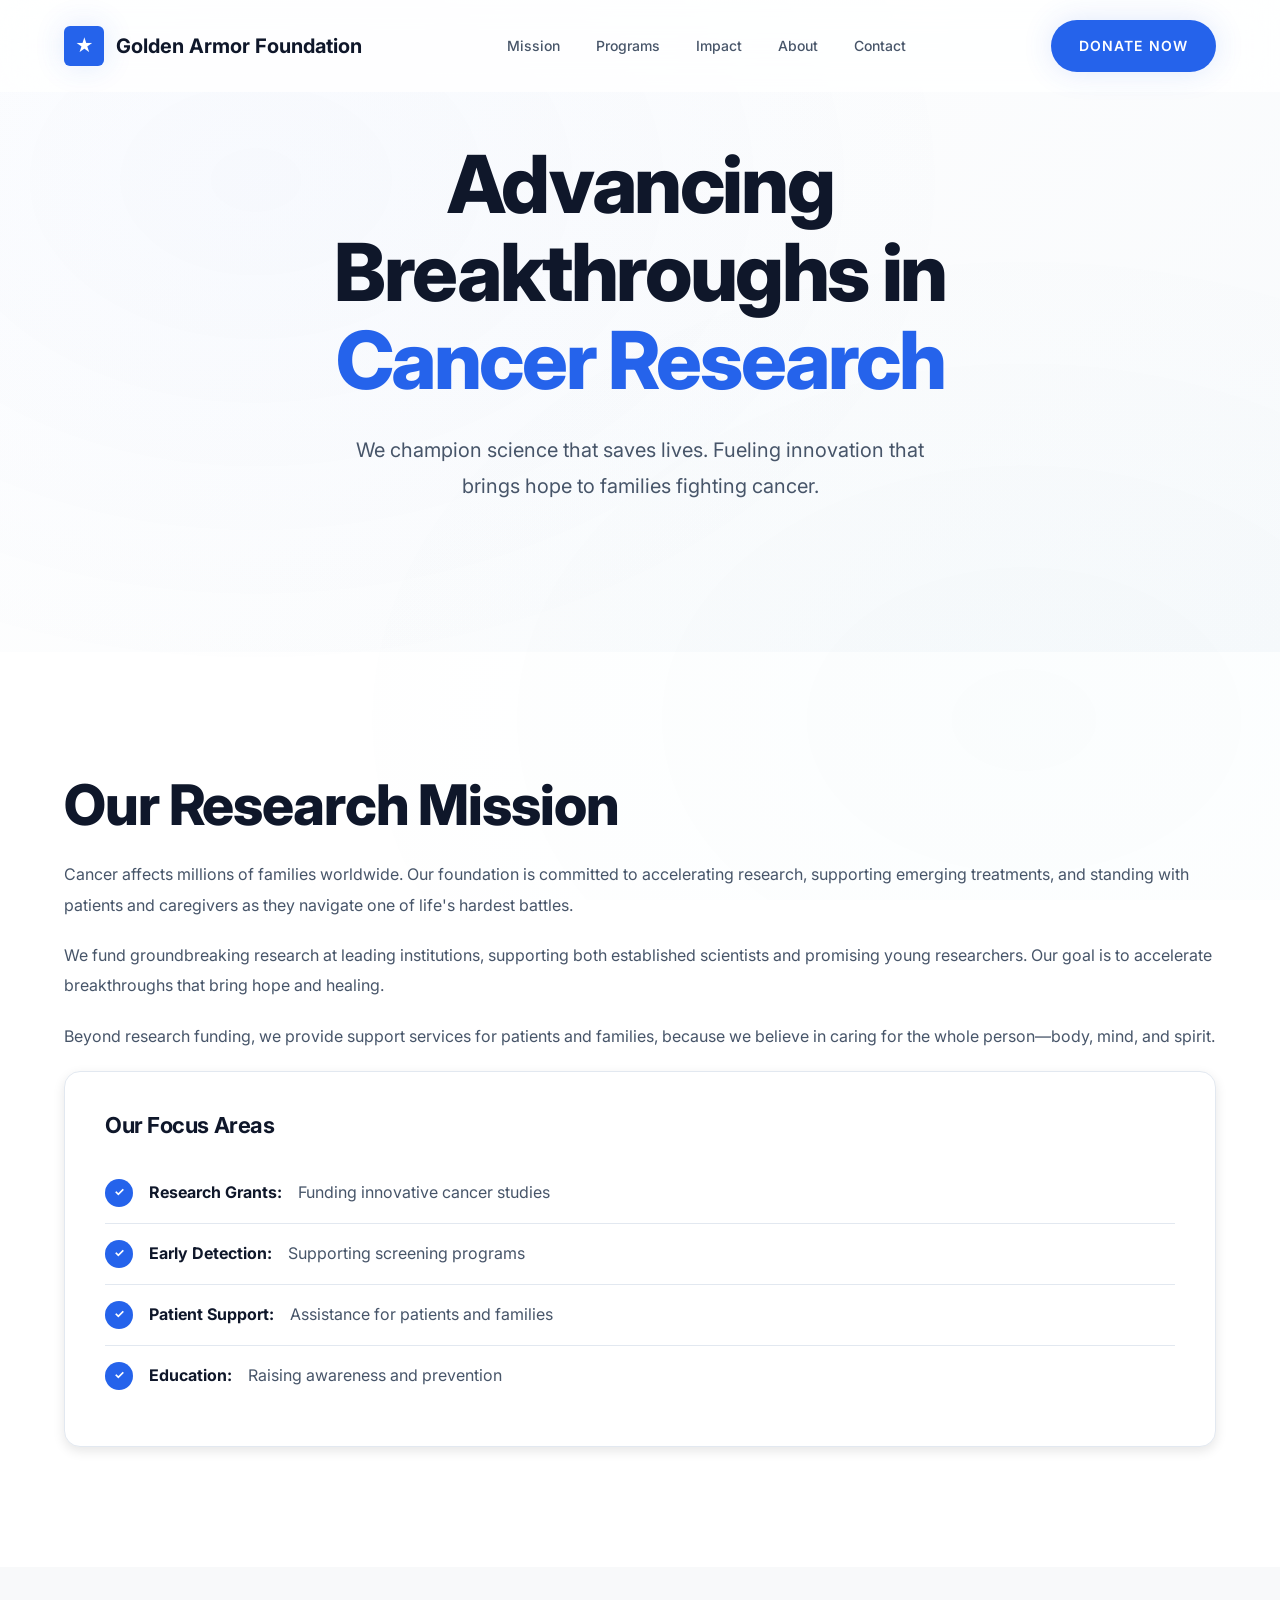
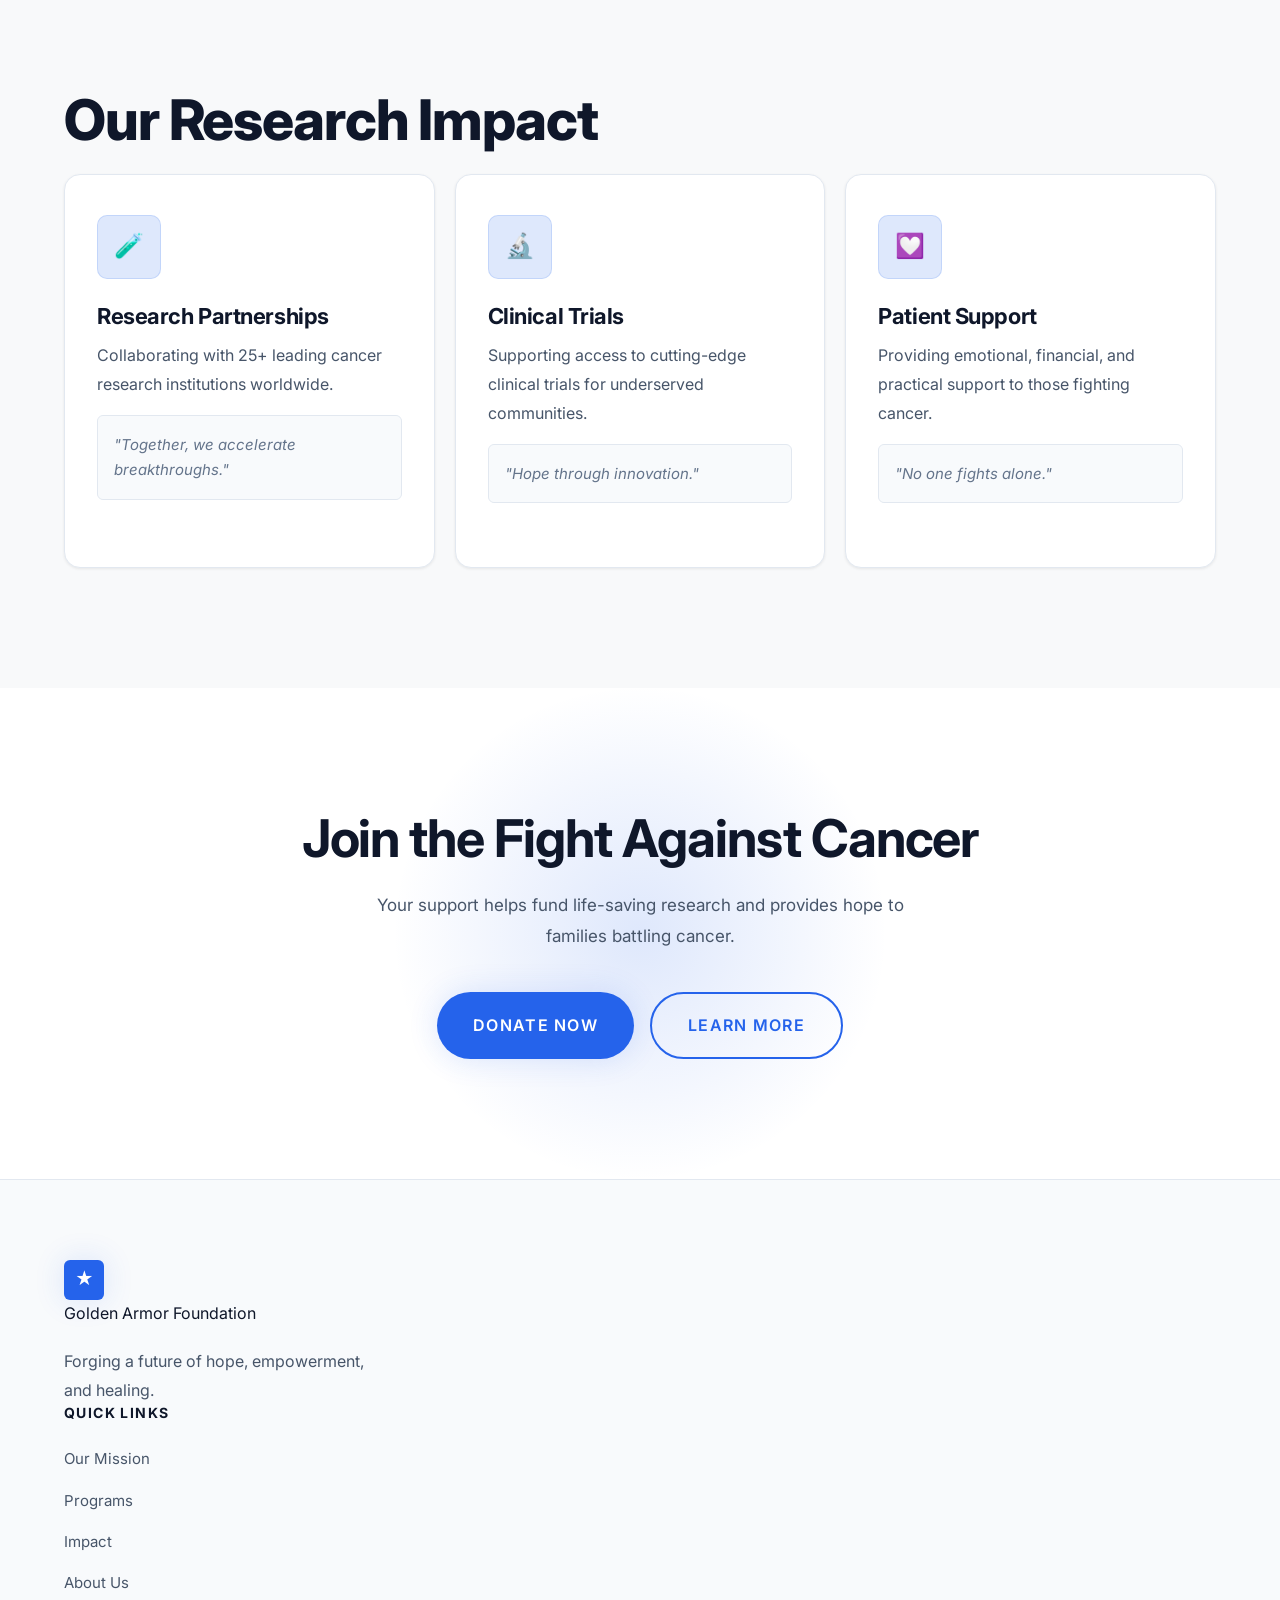
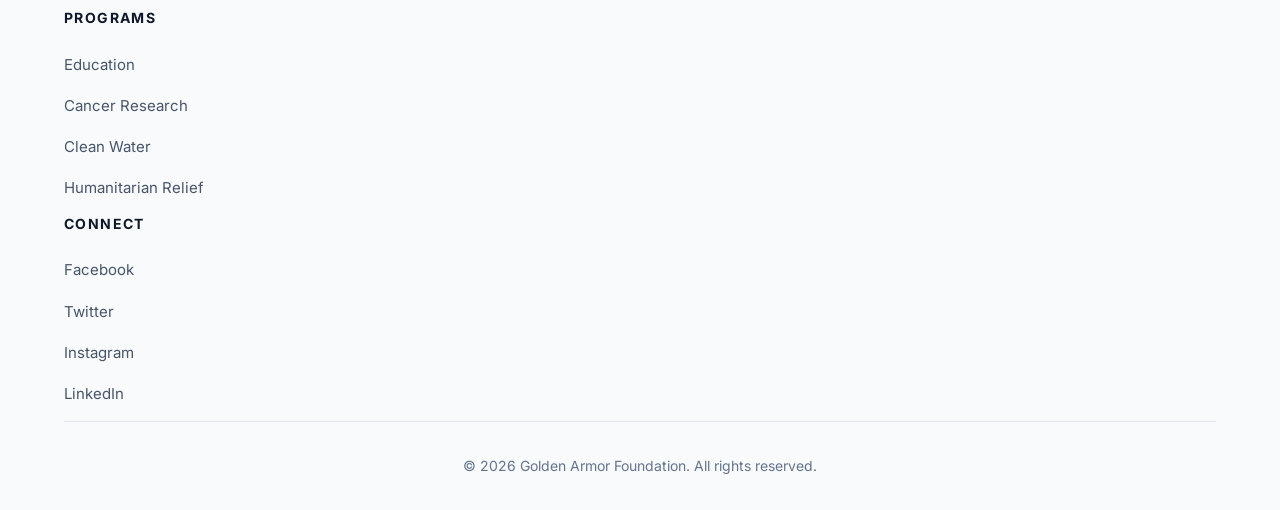
<file: cancer-research.html>
<!DOCTYPE html>
<html lang="en">
<head>
    <meta charset="UTF-8">
    <meta name="viewport" content="width=device-width, initial-scale=1.0">
    <title>Cancer Research | Golden Armor Foundation</title>
    <link rel="stylesheet" href="styles.css">
    <link rel="preconnect" href="https://fonts.googleapis.com">
    <link rel="preconnect" href="https://fonts.gstatic.com" crossorigin>
    <link href="https://fonts.googleapis.com/css2?family=Playfair+Display:wght@400;600;700&family=Inter:wght@300;400;500;600&display=swap" rel="stylesheet">
</head>
<body>
    <header class="header">
        <nav class="nav container">
            <a href="index.html" class="logo">
                <span class="logo-icon">&#9733;</span>
                <span class="logo-text">Golden Armor Foundation</span>
            </a>
            <ul class="nav-links">
                <li><a href="index.html#mission">Mission</a></li>
                <li><a href="index.html#programs">Programs</a></li>
                <li><a href="index.html#impact">Impact</a></li>
                <li><a href="index.html#about">About</a></li>
                <li><a href="index.html#contact">Contact</a></li>
            </ul>
            <a href="index.html#donate" class="btn btn-primary">Donate Now</a>
            <button class="mobile-menu-btn" aria-label="Toggle menu">
                <span></span>
                <span></span>
                <span></span>
            </button>
        </nav>
    </header>

    <main>
        <!-- Hero Section -->
        <section class="hero" style="min-height: 60vh;">
            <div class="hero-content container">
                <h1 class="hero-title">Advancing Breakthroughs in <span class="highlight">Cancer Research</span></h1>
                <p class="hero-subtitle">We champion science that saves lives. Fueling innovation that brings hope to families fighting cancer.</p>
            </div>
            <div class="hero-overlay"></div>
        </section>

        <!-- Program Details -->
        <section class="section">
            <div class="container">
                <div class="about-content">
                    <div class="about-text">
                        <h2 class="section-title" style="text-align: left;">Our Research Mission</h2>
                        <p>Cancer affects millions of families worldwide. Our foundation is committed to accelerating research, supporting emerging treatments, and standing with patients and caregivers as they navigate one of life's hardest battles.</p>
                        <p>We fund groundbreaking research at leading institutions, supporting both established scientists and promising young researchers. Our goal is to accelerate breakthroughs that bring hope and healing.</p>
                        <p>Beyond research funding, we provide support services for patients and families, because we believe in caring for the whole person—body, mind, and spirit.</p>
                    </div>
                    <div class="about-values">
                        <h3>Our Focus Areas</h3>
                        <ul>
                            <li><strong>Research Grants:</strong> Funding innovative cancer studies</li>
                            <li><strong>Early Detection:</strong> Supporting screening programs</li>
                            <li><strong>Patient Support:</strong> Assistance for patients and families</li>
                            <li><strong>Education:</strong> Raising awareness and prevention</li>
                        </ul>
                    </div>
                </div>
            </div>
        </section>

        <!-- Research Impact -->
        <section class="section" style="background-color: #f8f9fa;">
            <div class="container">
                <h2 class="section-title">Our Research Impact</h2>
                <div class="programs-grid">
                    <div class="program-card">
                        <div class="program-icon">&#129514;</div>
                        <h3 class="program-title">Research Partnerships</h3>
                        <p class="program-description">Collaborating with 25+ leading cancer research institutions worldwide.</p>
                        <p class="program-motto"><em>"Together, we accelerate breakthroughs."</em></p>
                    </div>
                    <div class="program-card">
                        <div class="program-icon">&#128300;</div>
                        <h3 class="program-title">Clinical Trials</h3>
                        <p class="program-description">Supporting access to cutting-edge clinical trials for underserved communities.</p>
                        <p class="program-motto"><em>"Hope through innovation."</em></p>
                    </div>
                    <div class="program-card">
                        <div class="program-icon">&#128159;</div>
                        <h3 class="program-title">Patient Support</h3>
                        <p class="program-description">Providing emotional, financial, and practical support to those fighting cancer.</p>
                        <p class="program-motto"><em>"No one fights alone."</em></p>
                    </div>
                </div>
            </div>
        </section>

        <!-- Call to Action -->
        <section class="cta section">
            <div class="container">
                <h2 class="cta-title">Join the Fight Against Cancer</h2>
                <p class="cta-subtitle">Your support helps fund life-saving research and provides hope to families battling cancer.</p>
                <div class="cta-buttons">
                    <a href="index.html#donate" class="btn btn-primary btn-lg">Donate Now</a>
                    <a href="index.html#contact" class="btn btn-secondary btn-lg">Learn More</a>
                </div>
            </div>
        </section>
    </main>

    <footer class="footer">
        <div class="container">
            <div class="footer-content">
                <div class="footer-brand">
                    <span class="logo-icon">&#9733;</span>
                    <span class="logo-text">Golden Armor Foundation</span>
                    <p>Forging a future of hope, empowerment, and healing.</p>
                </div>
                <div class="footer-links">
                    <h4>Quick Links</h4>
                    <ul>
                        <li><a href="index.html#mission">Our Mission</a></li>
                        <li><a href="index.html#programs">Programs</a></li>
                        <li><a href="index.html#impact">Impact</a></li>
                        <li><a href="index.html#about">About Us</a></li>
                    </ul>
                </div>
                <div class="footer-links">
                    <h4>Programs</h4>
                    <ul>
                        <li><a href="education.html">Education</a></li>
                        <li><a href="cancer-research.html">Cancer Research</a></li>
                        <li><a href="clean-water.html">Clean Water</a></li>
                        <li><a href="humanitarian-relief.html">Humanitarian Relief</a></li>
                    </ul>
                </div>
                <div class="footer-links">
                    <h4>Connect</h4>
                    <ul>
                        <li><a href="#">Facebook</a></li>
                        <li><a href="#">Twitter</a></li>
                        <li><a href="#">Instagram</a></li>
                        <li><a href="#">LinkedIn</a></li>
                    </ul>
                </div>
            </div>
            <div class="footer-bottom">
                <p>&copy; 2026 Golden Armor Foundation. All rights reserved.</p>
            </div>
        </div>
    </footer>

    <script src="script.js"></script>
</body>
</html>
</file>
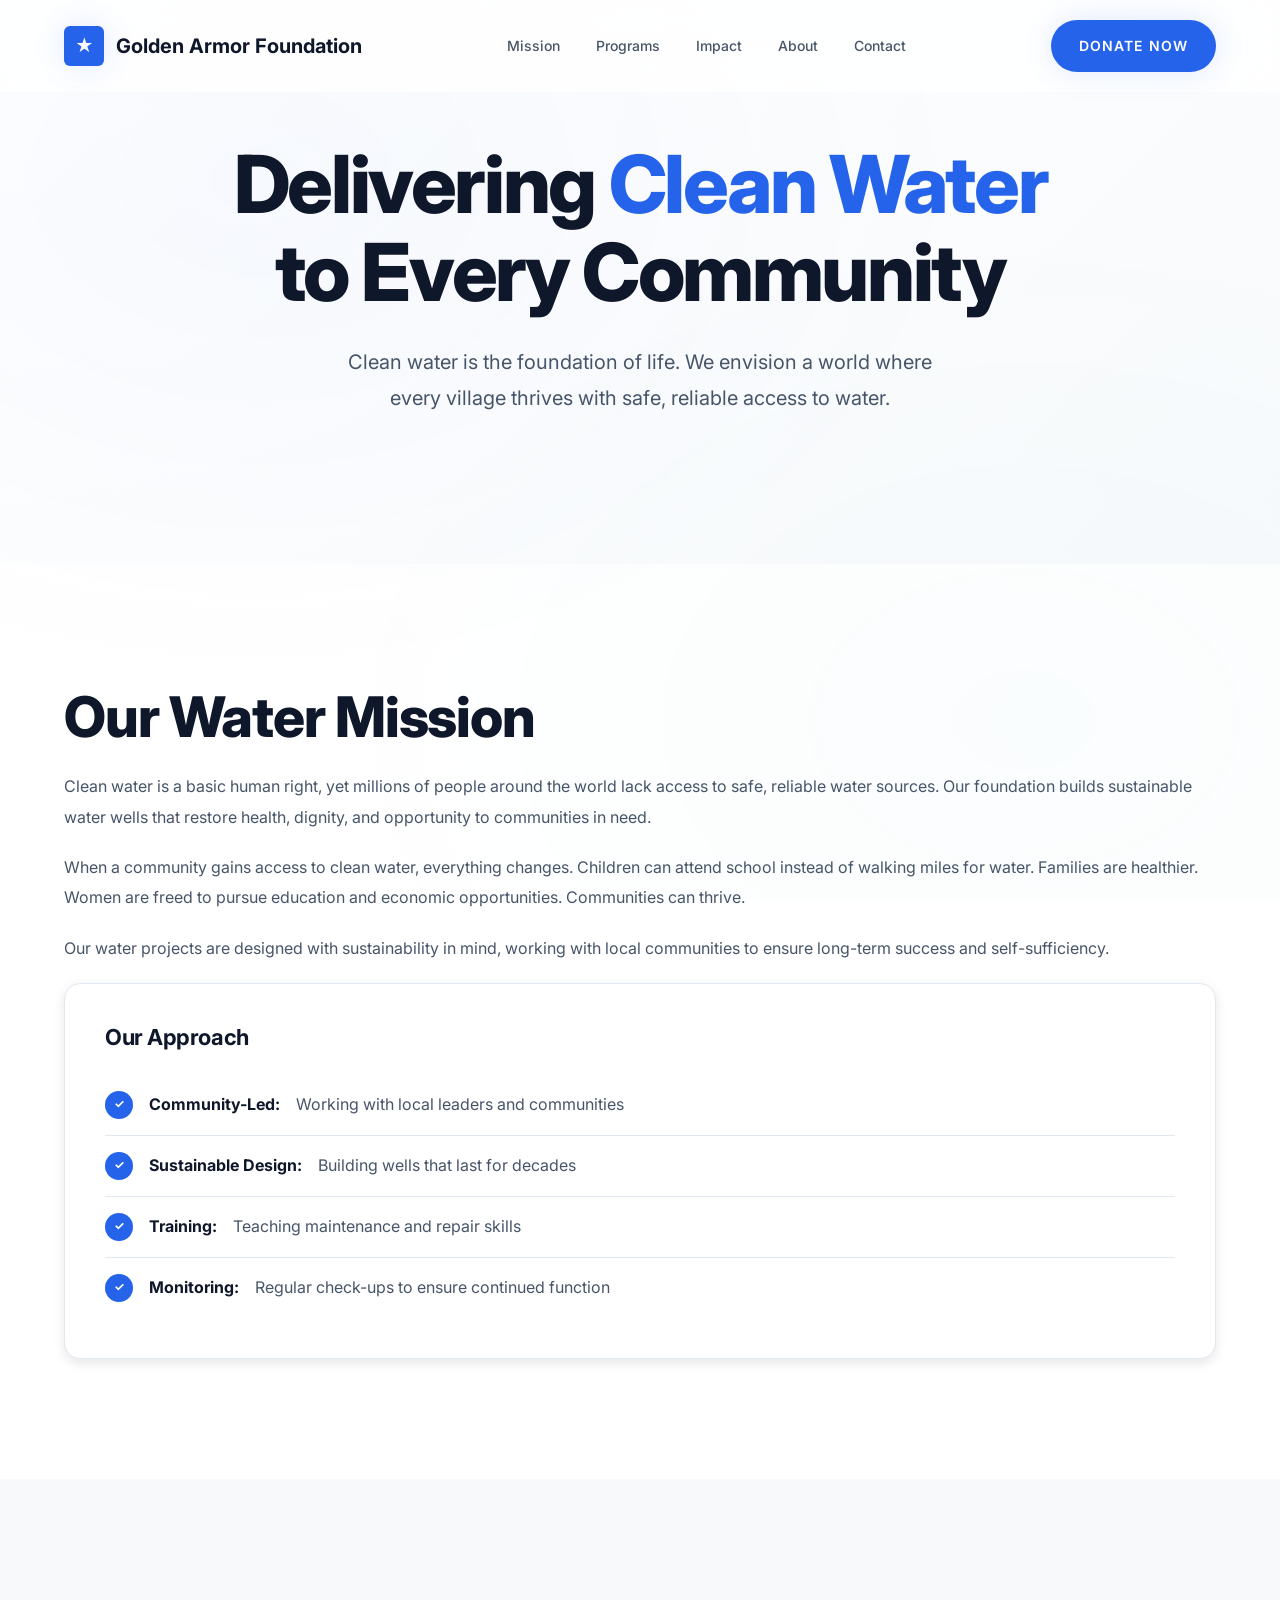
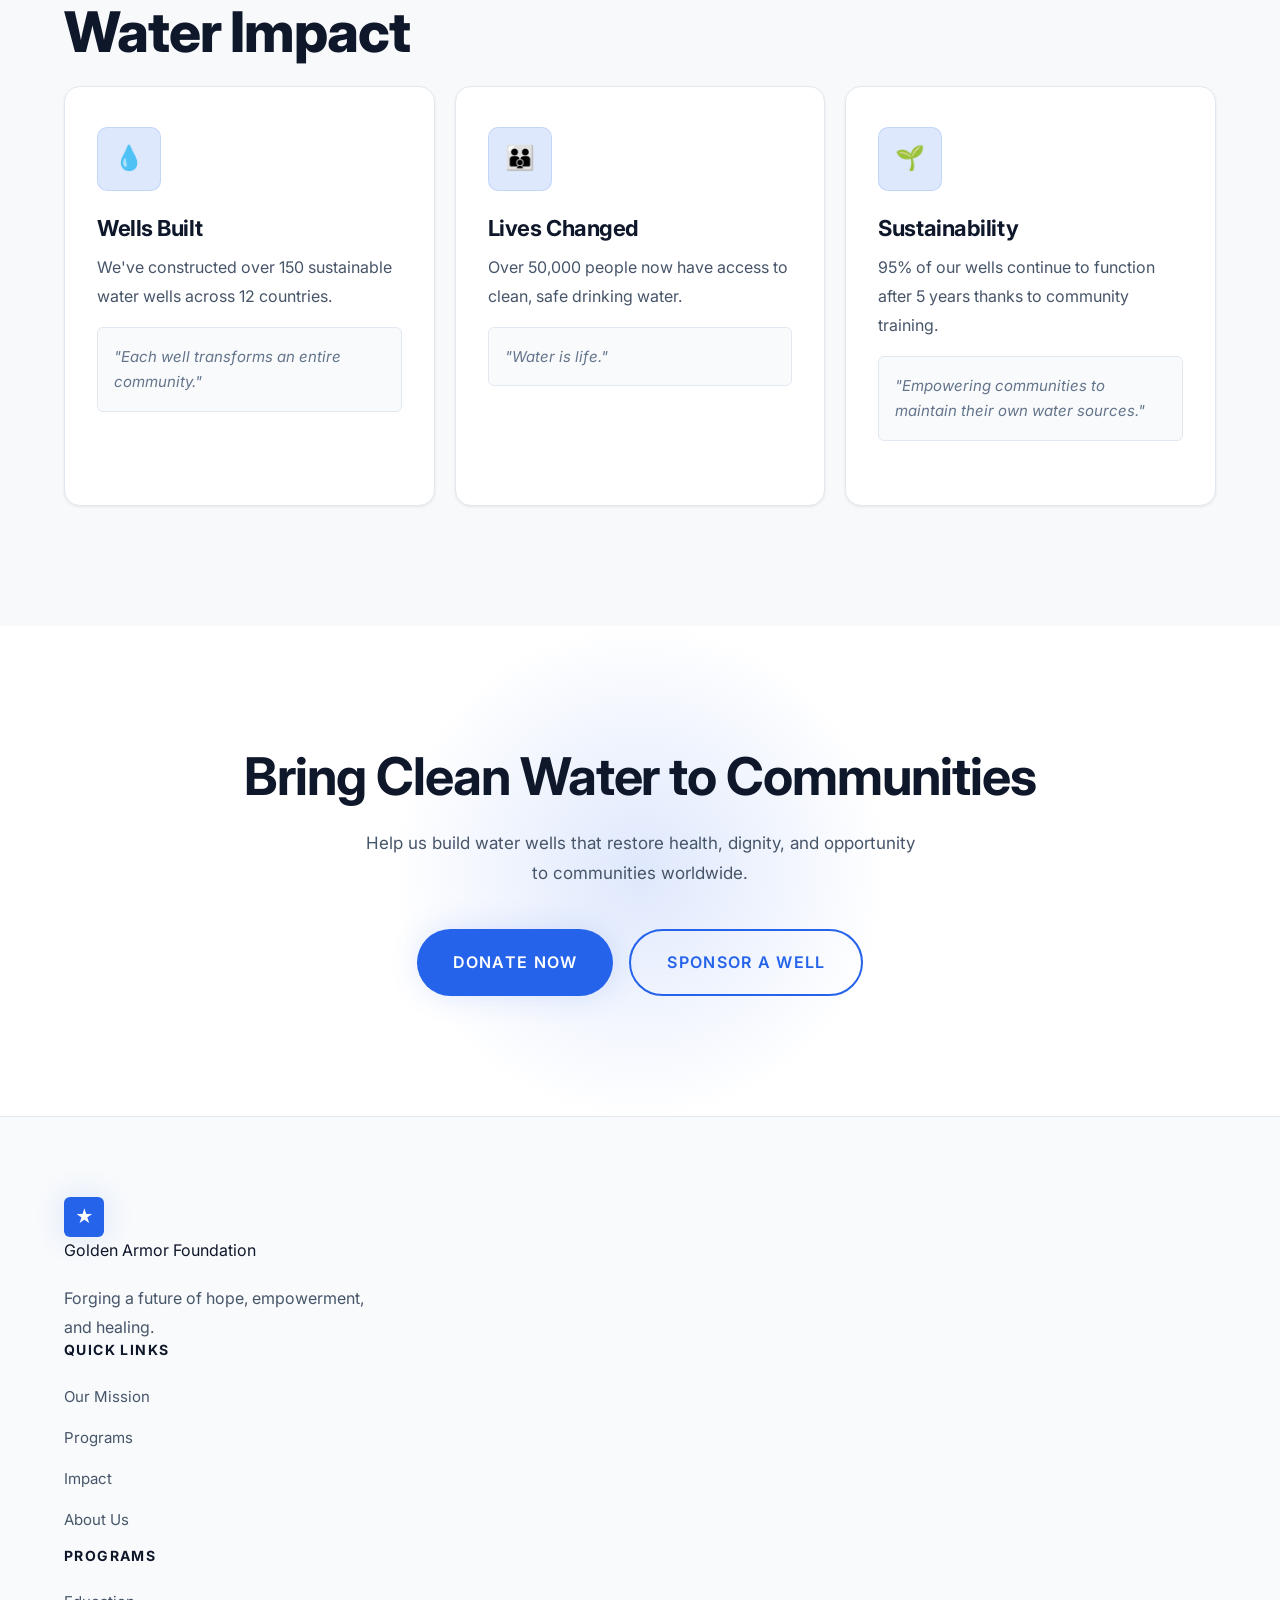
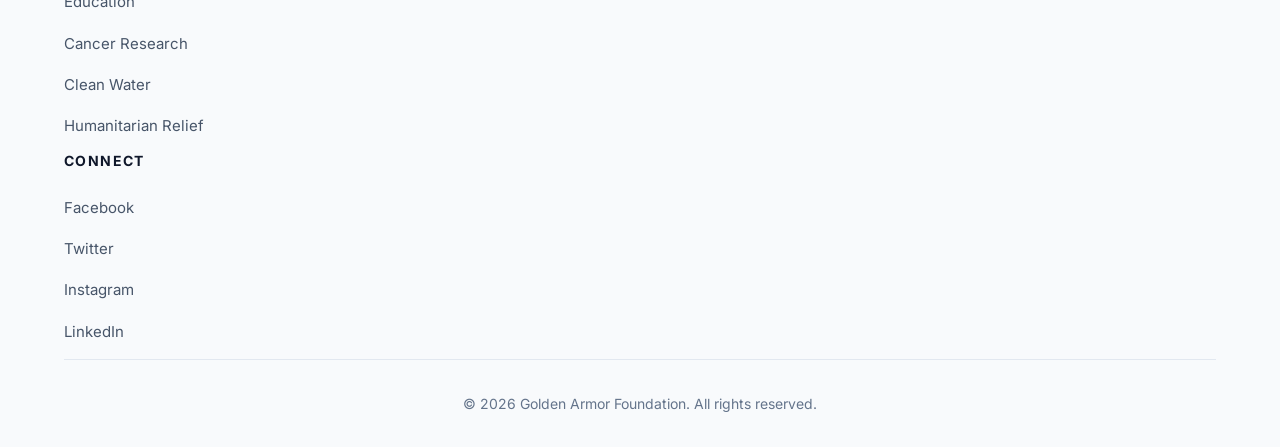
<file: clean-water.html>
<!DOCTYPE html>
<html lang="en">
<head>
    <meta charset="UTF-8">
    <meta name="viewport" content="width=device-width, initial-scale=1.0">
    <title>Clean Water Program | Golden Armor Foundation</title>
    <link rel="stylesheet" href="styles.css">
    <link rel="preconnect" href="https://fonts.googleapis.com">
    <link rel="preconnect" href="https://fonts.gstatic.com" crossorigin>
    <link href="https://fonts.googleapis.com/css2?family=Playfair+Display:wght@400;600;700&family=Inter:wght@300;400;500;600&display=swap" rel="stylesheet">
</head>
<body>
    <header class="header">
        <nav class="nav container">
            <a href="index.html" class="logo">
                <span class="logo-icon">&#9733;</span>
                <span class="logo-text">Golden Armor Foundation</span>
            </a>
            <ul class="nav-links">
                <li><a href="index.html#mission">Mission</a></li>
                <li><a href="index.html#programs">Programs</a></li>
                <li><a href="index.html#impact">Impact</a></li>
                <li><a href="index.html#about">About</a></li>
                <li><a href="index.html#contact">Contact</a></li>
            </ul>
            <a href="index.html#donate" class="btn btn-primary">Donate Now</a>
            <button class="mobile-menu-btn" aria-label="Toggle menu">
                <span></span>
                <span></span>
                <span></span>
            </button>
        </nav>
    </header>

    <main>
        <!-- Hero Section -->
        <section class="hero" style="min-height: 60vh;">
            <div class="hero-content container">
                <h1 class="hero-title">Delivering <span class="highlight">Clean Water</span> to Every Community</h1>
                <p class="hero-subtitle">Clean water is the foundation of life. We envision a world where every village thrives with safe, reliable access to water.</p>
            </div>
            <div class="hero-overlay"></div>
        </section>

        <!-- Program Details -->
        <section class="section">
            <div class="container">
                <div class="about-content">
                    <div class="about-text">
                        <h2 class="section-title" style="text-align: left;">Our Water Mission</h2>
                        <p>Clean water is a basic human right, yet millions of people around the world lack access to safe, reliable water sources. Our foundation builds sustainable water wells that restore health, dignity, and opportunity to communities in need.</p>
                        <p>When a community gains access to clean water, everything changes. Children can attend school instead of walking miles for water. Families are healthier. Women are freed to pursue education and economic opportunities. Communities can thrive.</p>
                        <p>Our water projects are designed with sustainability in mind, working with local communities to ensure long-term success and self-sufficiency.</p>
                    </div>
                    <div class="about-values">
                        <h3>Our Approach</h3>
                        <ul>
                            <li><strong>Community-Led:</strong> Working with local leaders and communities</li>
                            <li><strong>Sustainable Design:</strong> Building wells that last for decades</li>
                            <li><strong>Training:</strong> Teaching maintenance and repair skills</li>
                            <li><strong>Monitoring:</strong> Regular check-ups to ensure continued function</li>
                        </ul>
                    </div>
                </div>
            </div>
        </section>

        <!-- Impact Stats -->
        <section class="section" style="background-color: #f8f9fa;">
            <div class="container">
                <h2 class="section-title">Water Impact</h2>
                <div class="programs-grid">
                    <div class="program-card">
                        <div class="program-icon">&#128167;</div>
                        <h3 class="program-title">Wells Built</h3>
                        <p class="program-description">We've constructed over 150 sustainable water wells across 12 countries.</p>
                        <p class="program-motto"><em>"Each well transforms an entire community."</em></p>
                    </div>
                    <div class="program-card">
                        <div class="program-icon">&#128106;</div>
                        <h3 class="program-title">Lives Changed</h3>
                        <p class="program-description">Over 50,000 people now have access to clean, safe drinking water.</p>
                        <p class="program-motto"><em>"Water is life."</em></p>
                    </div>
                    <div class="program-card">
                        <div class="program-icon">&#127793;</div>
                        <h3 class="program-title">Sustainability</h3>
                        <p class="program-description">95% of our wells continue to function after 5 years thanks to community training.</p>
                        <p class="program-motto"><em>"Empowering communities to maintain their own water sources."</em></p>
                    </div>
                </div>
            </div>
        </section>

        <!-- Call to Action -->
        <section class="cta section">
            <div class="container">
                <h2 class="cta-title">Bring Clean Water to Communities</h2>
                <p class="cta-subtitle">Help us build water wells that restore health, dignity, and opportunity to communities worldwide.</p>
                <div class="cta-buttons">
                    <a href="index.html#donate" class="btn btn-primary btn-lg">Donate Now</a>
                    <a href="index.html#contact" class="btn btn-secondary btn-lg">Sponsor a Well</a>
                </div>
            </div>
        </section>
    </main>

    <footer class="footer">
        <div class="container">
            <div class="footer-content">
                <div class="footer-brand">
                    <span class="logo-icon">&#9733;</span>
                    <span class="logo-text">Golden Armor Foundation</span>
                    <p>Forging a future of hope, empowerment, and healing.</p>
                </div>
                <div class="footer-links">
                    <h4>Quick Links</h4>
                    <ul>
                        <li><a href="index.html#mission">Our Mission</a></li>
                        <li><a href="index.html#programs">Programs</a></li>
                        <li><a href="index.html#impact">Impact</a></li>
                        <li><a href="index.html#about">About Us</a></li>
                    </ul>
                </div>
                <div class="footer-links">
                    <h4>Programs</h4>
                    <ul>
                        <li><a href="education.html">Education</a></li>
                        <li><a href="cancer-research.html">Cancer Research</a></li>
                        <li><a href="clean-water.html">Clean Water</a></li>
                        <li><a href="humanitarian-relief.html">Humanitarian Relief</a></li>
                    </ul>
                </div>
                <div class="footer-links">
                    <h4>Connect</h4>
                    <ul>
                        <li><a href="#">Facebook</a></li>
                        <li><a href="#">Twitter</a></li>
                        <li><a href="#">Instagram</a></li>
                        <li><a href="#">LinkedIn</a></li>
                    </ul>
                </div>
            </div>
            <div class="footer-bottom">
                <p>&copy; 2026 Golden Armor Foundation. All rights reserved.</p>
            </div>
        </div>
    </footer>

    <script src="script.js"></script>
</body>
</html>
</file>
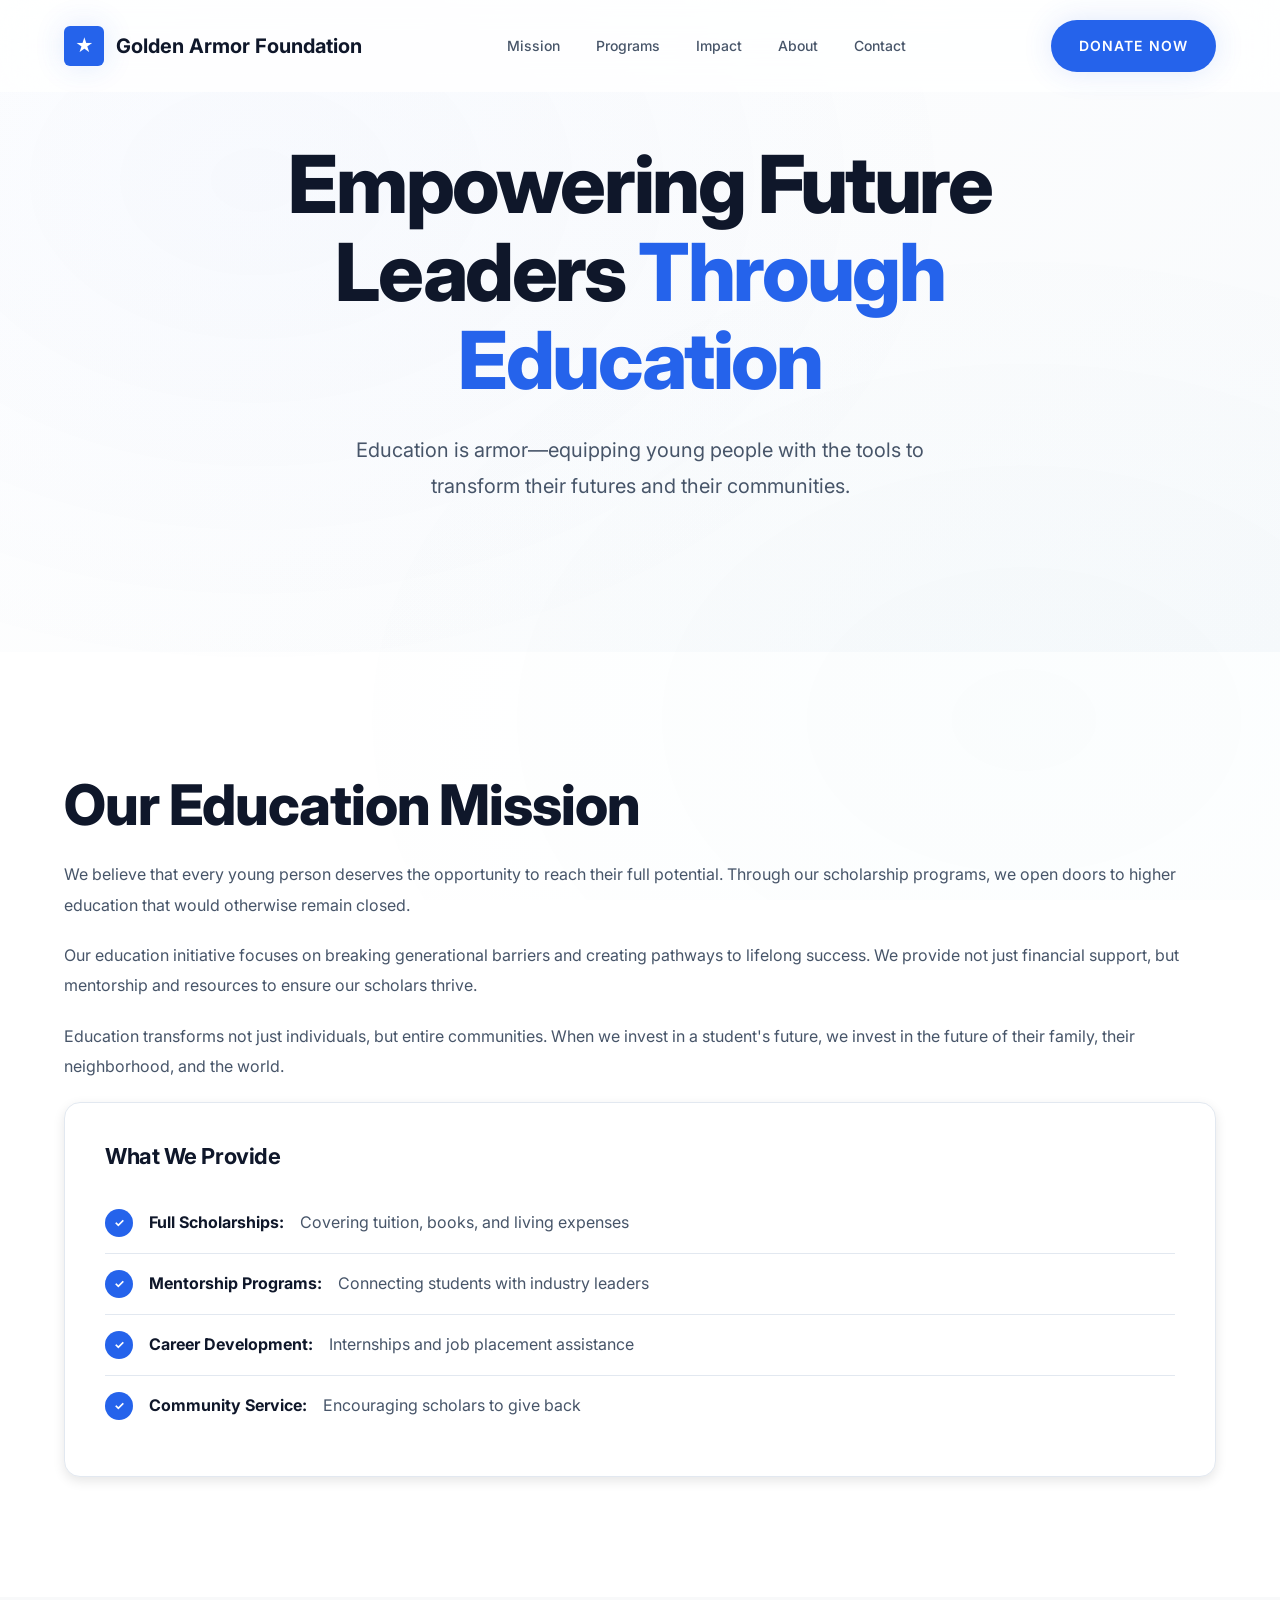
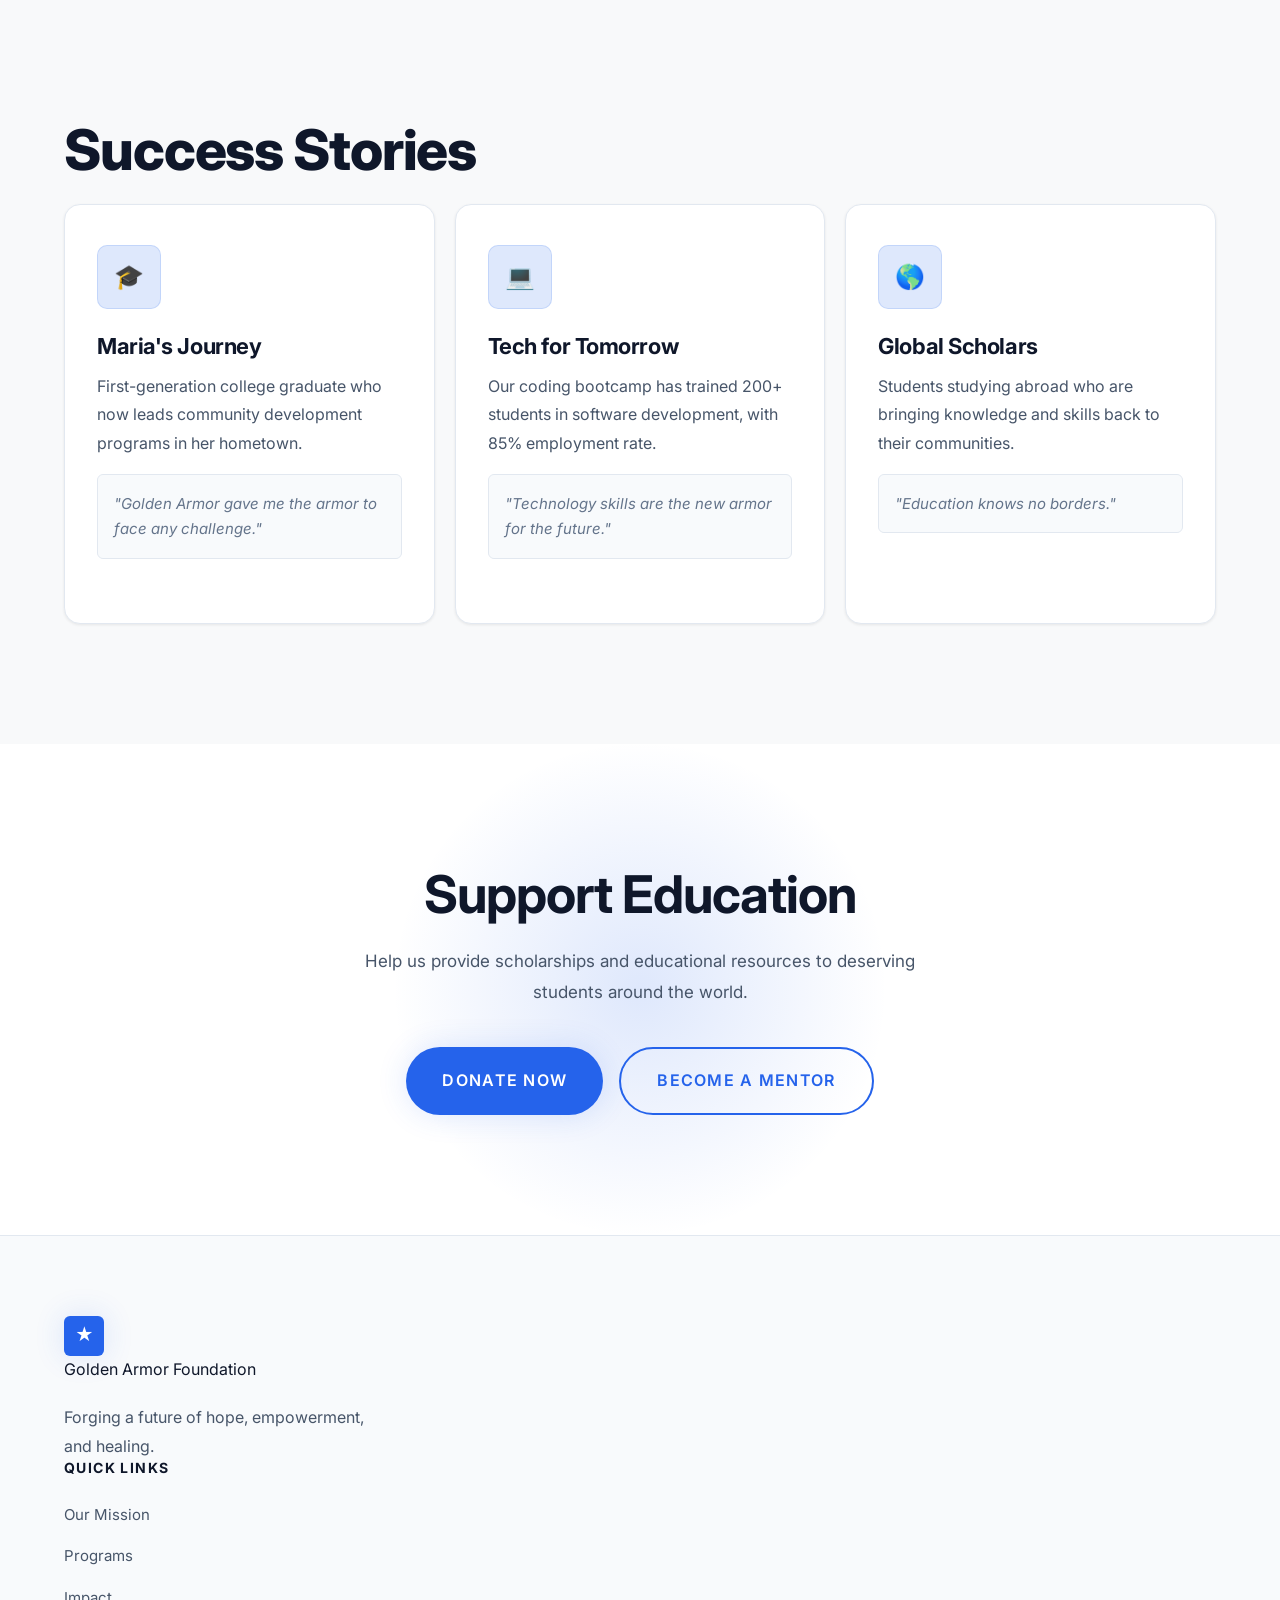
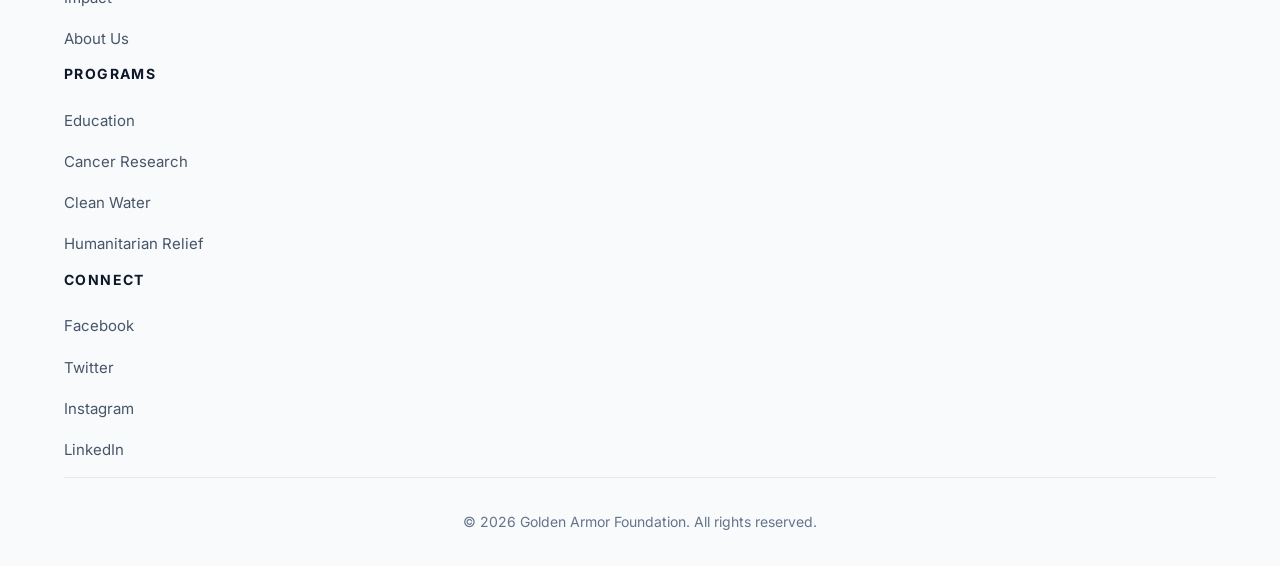
<file: education.html>
<!DOCTYPE html>
<html lang="en">
<head>
    <meta charset="UTF-8">
    <meta name="viewport" content="width=device-width, initial-scale=1.0">
    <title>Education Program | Golden Armor Foundation</title>
    <link rel="stylesheet" href="styles.css">
    <link rel="preconnect" href="https://fonts.googleapis.com">
    <link rel="preconnect" href="https://fonts.gstatic.com" crossorigin>
    <link href="https://fonts.googleapis.com/css2?family=Playfair+Display:wght@400;600;700&family=Inter:wght@300;400;500;600&display=swap" rel="stylesheet">
</head>
<body>
    <header class="header">
        <nav class="nav container">
            <a href="index.html" class="logo">
                <span class="logo-icon">&#9733;</span>
                <span class="logo-text">Golden Armor Foundation</span>
            </a>
            <ul class="nav-links">
                <li><a href="index.html#mission">Mission</a></li>
                <li><a href="index.html#programs">Programs</a></li>
                <li><a href="index.html#impact">Impact</a></li>
                <li><a href="index.html#about">About</a></li>
                <li><a href="index.html#contact">Contact</a></li>
            </ul>
            <a href="index.html#donate" class="btn btn-primary">Donate Now</a>
            <button class="mobile-menu-btn" aria-label="Toggle menu">
                <span></span>
                <span></span>
                <span></span>
            </button>
        </nav>
    </header>

    <main>
        <!-- Hero Section -->
        <section class="hero" style="min-height: 60vh;">
            <div class="hero-content container">
                <h1 class="hero-title">Empowering Future Leaders <span class="highlight">Through Education</span></h1>
                <p class="hero-subtitle">Education is armor—equipping young people with the tools to transform their futures and their communities.</p>
            </div>
            <div class="hero-overlay"></div>
        </section>

        <!-- Program Details -->
        <section class="section">
            <div class="container">
                <div class="about-content">
                    <div class="about-text">
                        <h2 class="section-title" style="text-align: left;">Our Education Mission</h2>
                        <p>We believe that every young person deserves the opportunity to reach their full potential. Through our scholarship programs, we open doors to higher education that would otherwise remain closed.</p>
                        <p>Our education initiative focuses on breaking generational barriers and creating pathways to lifelong success. We provide not just financial support, but mentorship and resources to ensure our scholars thrive.</p>
                        <p>Education transforms not just individuals, but entire communities. When we invest in a student's future, we invest in the future of their family, their neighborhood, and the world.</p>
                    </div>
                    <div class="about-values">
                        <h3>What We Provide</h3>
                        <ul>
                            <li><strong>Full Scholarships:</strong> Covering tuition, books, and living expenses</li>
                            <li><strong>Mentorship Programs:</strong> Connecting students with industry leaders</li>
                            <li><strong>Career Development:</strong> Internships and job placement assistance</li>
                            <li><strong>Community Service:</strong> Encouraging scholars to give back</li>
                        </ul>
                    </div>
                </div>
            </div>
        </section>

        <!-- Success Stories -->
        <section class="section" style="background-color: #f8f9fa;">
            <div class="container">
                <h2 class="section-title">Success Stories</h2>
                <div class="programs-grid">
                    <div class="program-card">
                        <div class="program-icon">&#127891;</div>
                        <h3 class="program-title">Maria's Journey</h3>
                        <p class="program-description">First-generation college graduate who now leads community development programs in her hometown.</p>
                        <p class="program-motto"><em>"Golden Armor gave me the armor to face any challenge."</em></p>
                    </div>
                    <div class="program-card">
                        <div class="program-icon">&#128187;</div>
                        <h3 class="program-title">Tech for Tomorrow</h3>
                        <p class="program-description">Our coding bootcamp has trained 200+ students in software development, with 85% employment rate.</p>
                        <p class="program-motto"><em>"Technology skills are the new armor for the future."</em></p>
                    </div>
                    <div class="program-card">
                        <div class="program-icon">&#127758;</div>
                        <h3 class="program-title">Global Scholars</h3>
                        <p class="program-description">Students studying abroad who are bringing knowledge and skills back to their communities.</p>
                        <p class="program-motto"><em>"Education knows no borders."</em></p>
                    </div>
                </div>
            </div>
        </section>

        <!-- Call to Action -->
        <section class="cta section">
            <div class="container">
                <h2 class="cta-title">Support Education</h2>
                <p class="cta-subtitle">Help us provide scholarships and educational resources to deserving students around the world.</p>
                <div class="cta-buttons">
                    <a href="index.html#donate" class="btn btn-primary btn-lg">Donate Now</a>
                    <a href="index.html#contact" class="btn btn-secondary btn-lg">Become a Mentor</a>
                </div>
            </div>
        </section>
    </main>

    <footer class="footer">
        <div class="container">
            <div class="footer-content">
                <div class="footer-brand">
                    <span class="logo-icon">&#9733;</span>
                    <span class="logo-text">Golden Armor Foundation</span>
                    <p>Forging a future of hope, empowerment, and healing.</p>
                </div>
                <div class="footer-links">
                    <h4>Quick Links</h4>
                    <ul>
                        <li><a href="index.html#mission">Our Mission</a></li>
                        <li><a href="index.html#programs">Programs</a></li>
                        <li><a href="index.html#impact">Impact</a></li>
                        <li><a href="index.html#about">About Us</a></li>
                    </ul>
                </div>
                <div class="footer-links">
                    <h4>Programs</h4>
                    <ul>
                        <li><a href="education.html">Education</a></li>
                        <li><a href="cancer-research.html">Cancer Research</a></li>
                        <li><a href="clean-water.html">Clean Water</a></li>
                        <li><a href="humanitarian-relief.html">Humanitarian Relief</a></li>
                    </ul>
                </div>
                <div class="footer-links">
                    <h4>Connect</h4>
                    <ul>
                        <li><a href="#">Facebook</a></li>
                        <li><a href="#">Twitter</a></li>
                        <li><a href="#">Instagram</a></li>
                        <li><a href="#">LinkedIn</a></li>
                    </ul>
                </div>
            </div>
            <div class="footer-bottom">
                <p>&copy; 2026 Golden Armor Foundation. All rights reserved.</p>
            </div>
        </div>
    </footer>

    <script src="script.js"></script>
</body>
</html>
</file>
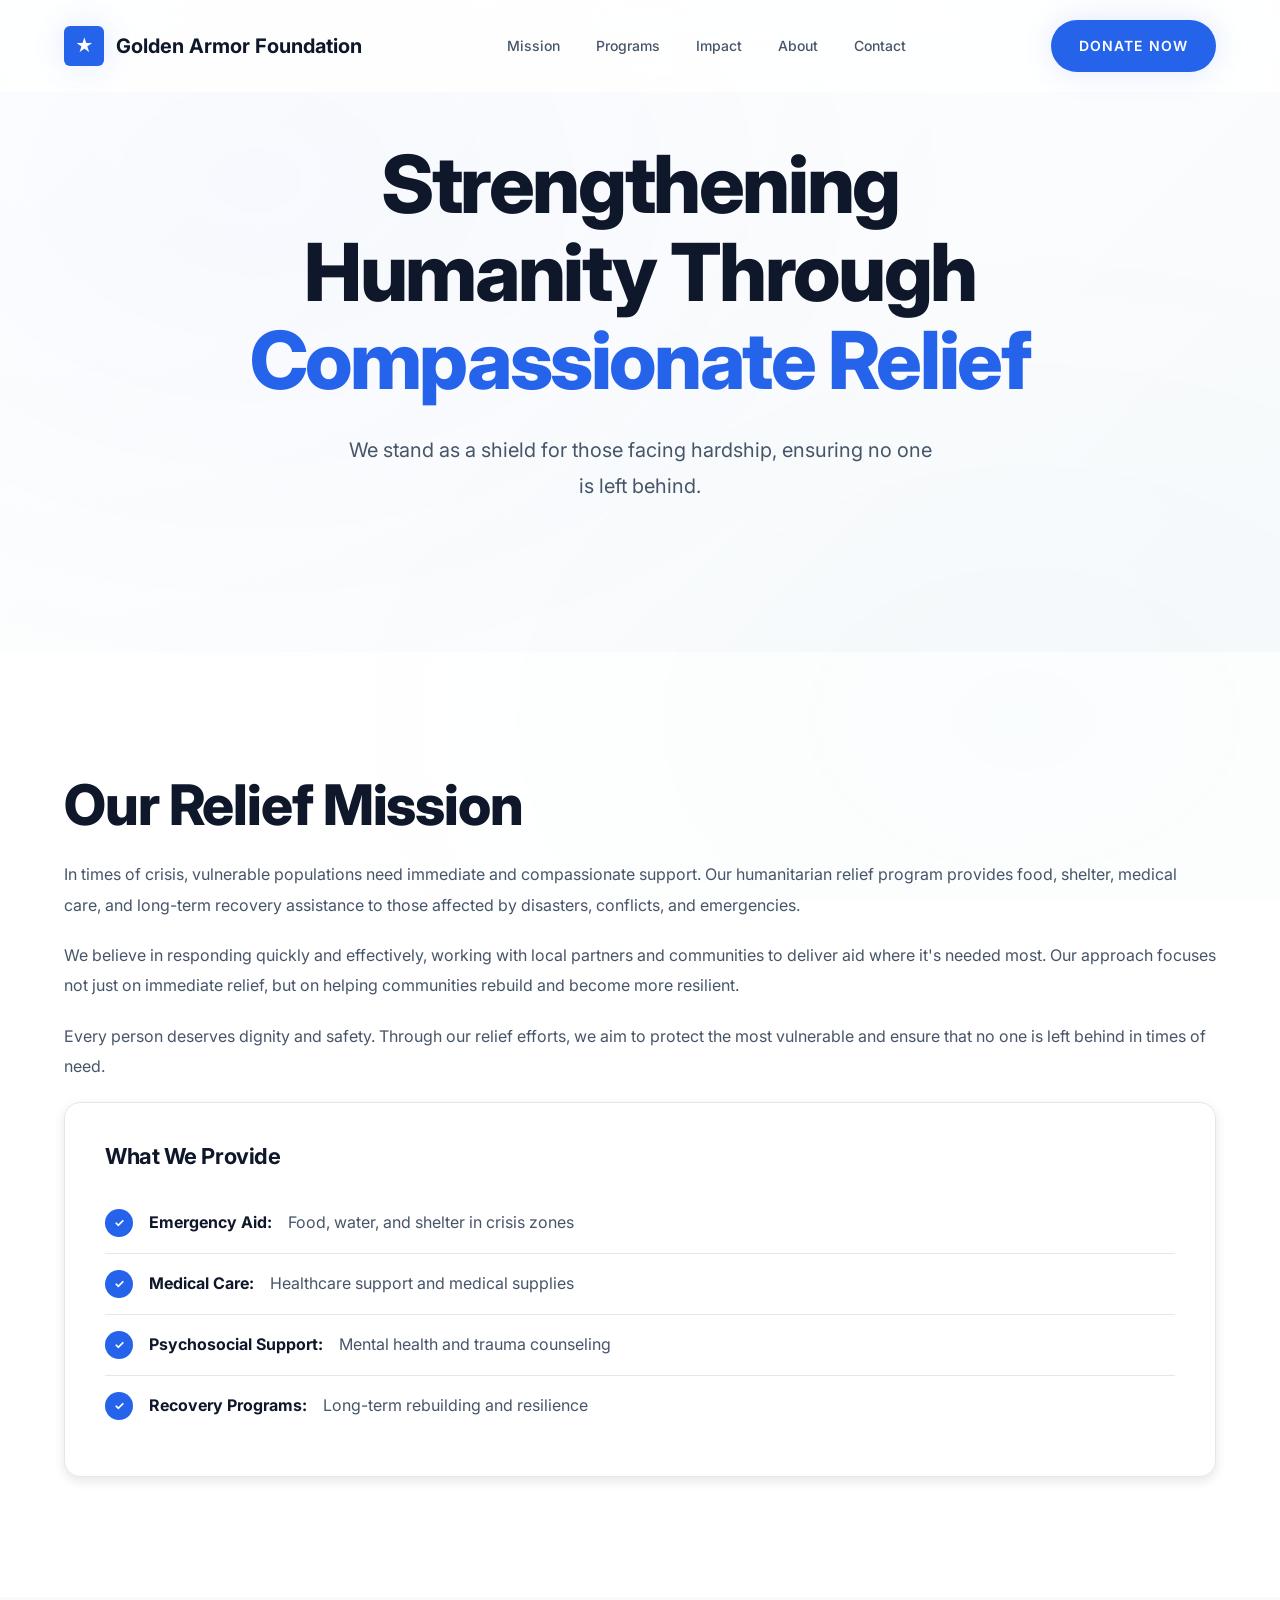
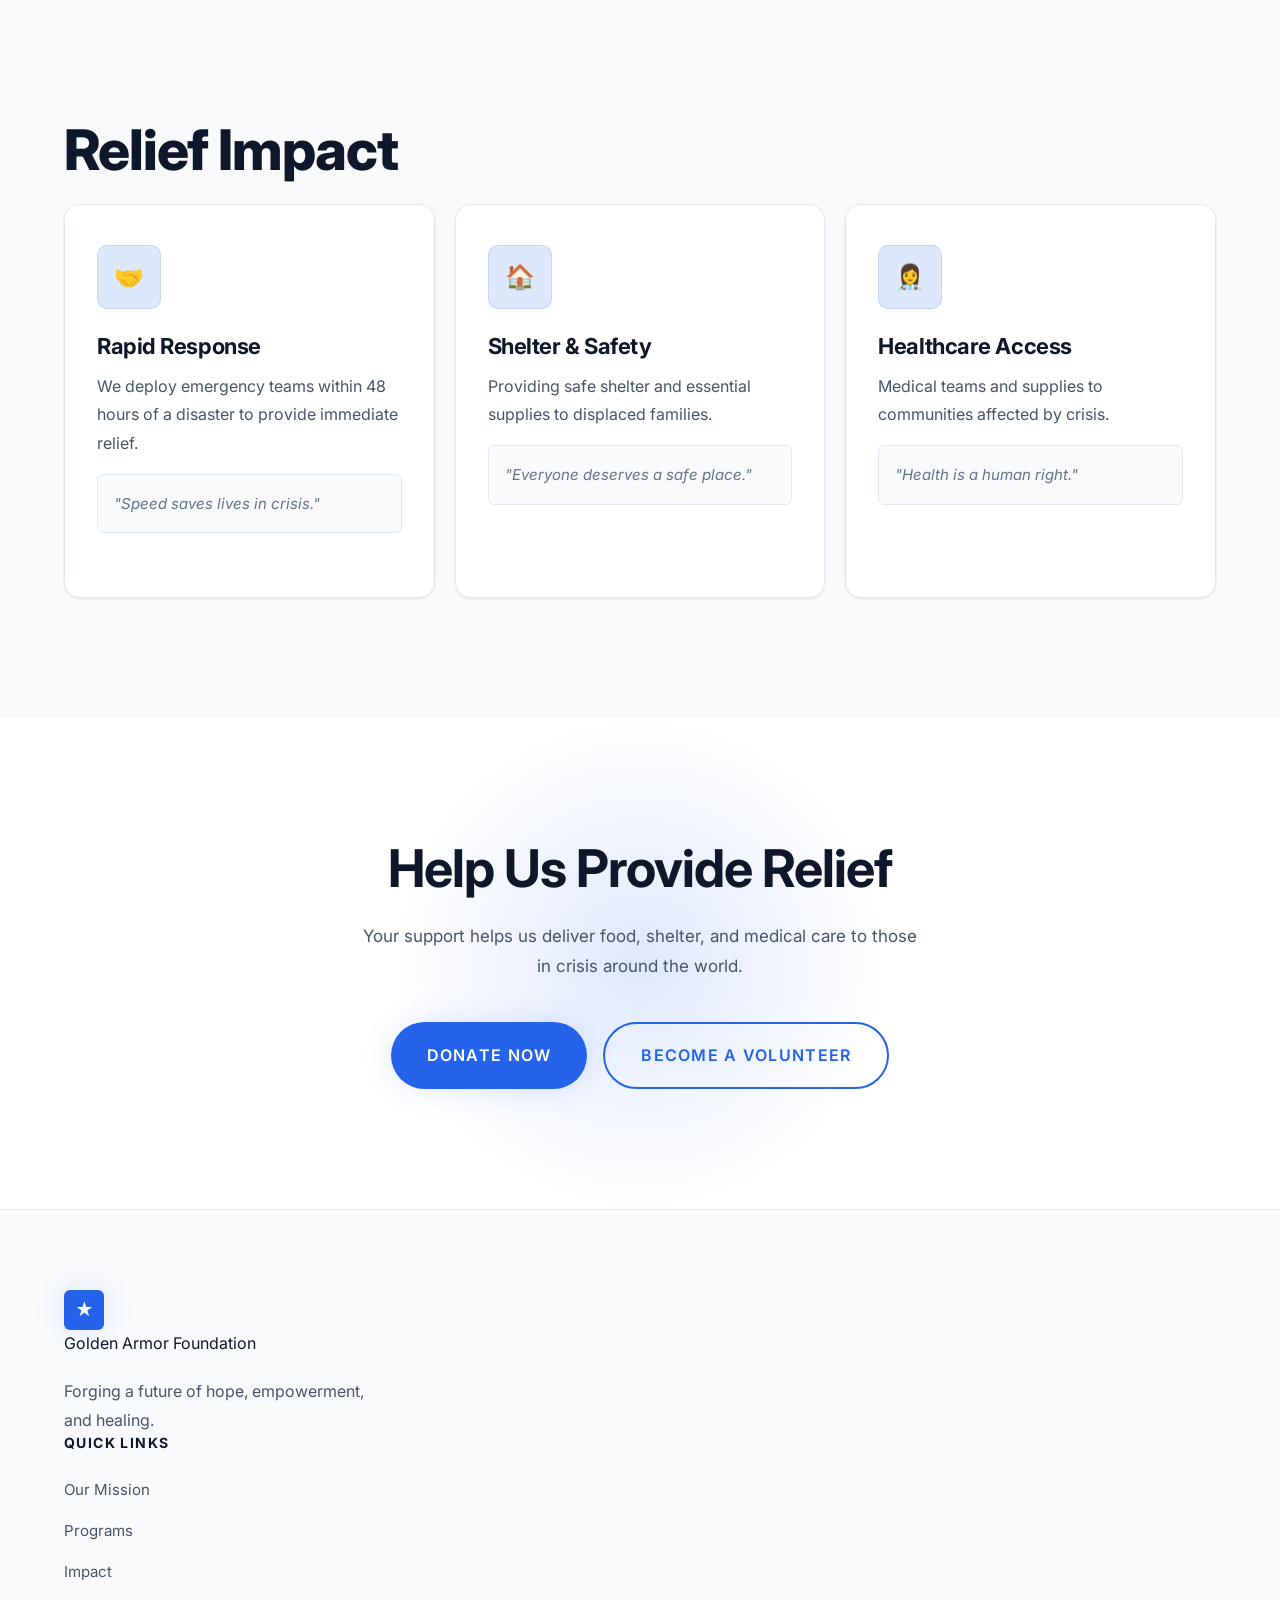
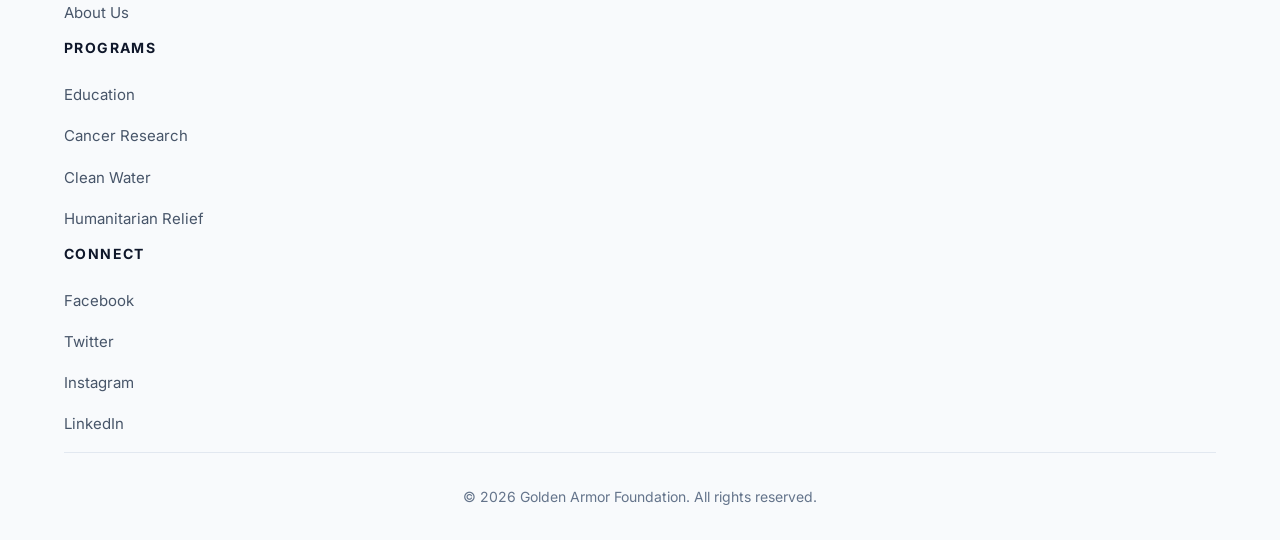
<file: humanitarian-relief.html>
<!DOCTYPE html>
<html lang="en">
<head>
    <meta charset="UTF-8">
    <meta name="viewport" content="width=device-width, initial-scale=1.0">
    <title>Humanitarian Relief | Golden Armor Foundation</title>
    <link rel="stylesheet" href="styles.css">
    <link rel="preconnect" href="https://fonts.googleapis.com">
    <link rel="preconnect" href="https://fonts.gstatic.com" crossorigin>
    <link href="https://fonts.googleapis.com/css2?family=Playfair+Display:wght@400;600;700&family=Inter:wght@300;400;500;600&display=swap" rel="stylesheet">
</head>
<body>
    <header class="header">
        <nav class="nav container">
            <a href="index.html" class="logo">
                <span class="logo-icon">&#9733;</span>
                <span class="logo-text">Golden Armor Foundation</span>
            </a>
            <ul class="nav-links">
                <li><a href="index.html#mission">Mission</a></li>
                <li><a href="index.html#programs">Programs</a></li>
                <li><a href="index.html#impact">Impact</a></li>
                <li><a href="index.html#about">About</a></li>
                <li><a href="index.html#contact">Contact</a></li>
            </ul>
            <a href="index.html#donate" class="btn btn-primary">Donate Now</a>
            <button class="mobile-menu-btn" aria-label="Toggle menu">
                <span></span>
                <span></span>
                <span></span>
            </button>
        </nav>
    </header>

    <main>
        <!-- Hero Section -->
        <section class="hero" style="min-height: 60vh;">
            <div class="hero-content container">
                <h1 class="hero-title">Strengthening Humanity Through <span class="highlight">Compassionate Relief</span></h1>
                <p class="hero-subtitle">We stand as a shield for those facing hardship, ensuring no one is left behind.</p>
            </div>
            <div class="hero-overlay"></div>
        </section>

        <!-- Program Details -->
        <section class="section">
            <div class="container">
                <div class="about-content">
                    <div class="about-text">
                        <h2 class="section-title" style="text-align: left;">Our Relief Mission</h2>
                        <p>In times of crisis, vulnerable populations need immediate and compassionate support. Our humanitarian relief program provides food, shelter, medical care, and long-term recovery assistance to those affected by disasters, conflicts, and emergencies.</p>
                        <p>We believe in responding quickly and effectively, working with local partners and communities to deliver aid where it's needed most. Our approach focuses not just on immediate relief, but on helping communities rebuild and become more resilient.</p>
                        <p>Every person deserves dignity and safety. Through our relief efforts, we aim to protect the most vulnerable and ensure that no one is left behind in times of need.</p>
                    </div>
                    <div class="about-values">
                        <h3>What We Provide</h3>
                        <ul>
                            <li><strong>Emergency Aid:</strong> Food, water, and shelter in crisis zones</li>
                            <li><strong>Medical Care:</strong> Healthcare support and medical supplies</li>
                            <li><strong>Psychosocial Support:</strong> Mental health and trauma counseling</li>
                            <li><strong>Recovery Programs:</strong> Long-term rebuilding and resilience</li>
                        </ul>
                    </div>
                </div>
            </div>
        </section>

        <!-- Relief Impact -->
        <section class="section" style="background-color: #f8f9fa;">
            <div class="container">
                <h2 class="section-title">Relief Impact</h2>
                <div class="programs-grid">
                    <div class="program-card">
                        <div class="program-icon">&#129309;</div>
                        <h3 class="program-title">Rapid Response</h3>
                        <p class="program-description">We deploy emergency teams within 48 hours of a disaster to provide immediate relief.</p>
                        <p class="program-motto"><em>"Speed saves lives in crisis."</em></p>
                    </div>
                    <div class="program-card">
                        <div class="program-icon">&#127968;</div>
                        <h3 class="program-title">Shelter & Safety</h3>
                        <p class="program-description">Providing safe shelter and essential supplies to displaced families.</p>
                        <p class="program-motto"><em>"Everyone deserves a safe place."</em></p>
                    </div>
                    <div class="program-card">
                        <div class="program-icon">&#128105;&#8205;&#9877;&#65039;</div>
                        <h3 class="program-title">Healthcare Access</h3>
                        <p class="program-description">Medical teams and supplies to communities affected by crisis.</p>
                        <p class="program-motto"><em>"Health is a human right."</em></p>
                    </div>
                </div>
            </div>
        </section>

        <!-- Call to Action -->
        <section class="cta section">
            <div class="container">
                <h2 class="cta-title">Help Us Provide Relief</h2>
                <p class="cta-subtitle">Your support helps us deliver food, shelter, and medical care to those in crisis around the world.</p>
                <div class="cta-buttons">
                    <a href="index.html#donate" class="btn btn-primary btn-lg">Donate Now</a>
                    <a href="index.html#contact" class="btn btn-secondary btn-lg">Become a Volunteer</a>
                </div>
            </div>
        </section>
    </main>

    <footer class="footer">
        <div class="container">
            <div class="footer-content">
                <div class="footer-brand">
                    <span class="logo-icon">&#9733;</span>
                    <span class="logo-text">Golden Armor Foundation</span>
                    <p>Forging a future of hope, empowerment, and healing.</p>
                </div>
                <div class="footer-links">
                    <h4>Quick Links</h4>
                    <ul>
                        <li><a href="index.html#mission">Our Mission</a></li>
                        <li><a href="index.html#programs">Programs</a></li>
                        <li><a href="index.html#impact">Impact</a></li>
                        <li><a href="index.html#about">About Us</a></li>
                    </ul>
                </div>
                <div class="footer-links">
                    <h4>Programs</h4>
                    <ul>
                        <li><a href="education.html">Education</a></li>
                        <li><a href="cancer-research.html">Cancer Research</a></li>
                        <li><a href="clean-water.html">Clean Water</a></li>
                        <li><a href="humanitarian-relief.html">Humanitarian Relief</a></li>
                    </ul>
                </div>
                <div class="footer-links">
                    <h4>Connect</h4>
                    <ul>
                        <li><a href="#">Facebook</a></li>
                        <li><a href="#">Twitter</a></li>
                        <li><a href="#">Instagram</a></li>
                        <li><a href="#">LinkedIn</a></li>
                    </ul>
                </div>
            </div>
            <div class="footer-bottom">
                <p>&copy; 2026 Golden Armor Foundation. All rights reserved.</p>
            </div>
        </div>
    </footer>

    <script src="script.js"></script>
</body>
</html>
</file>
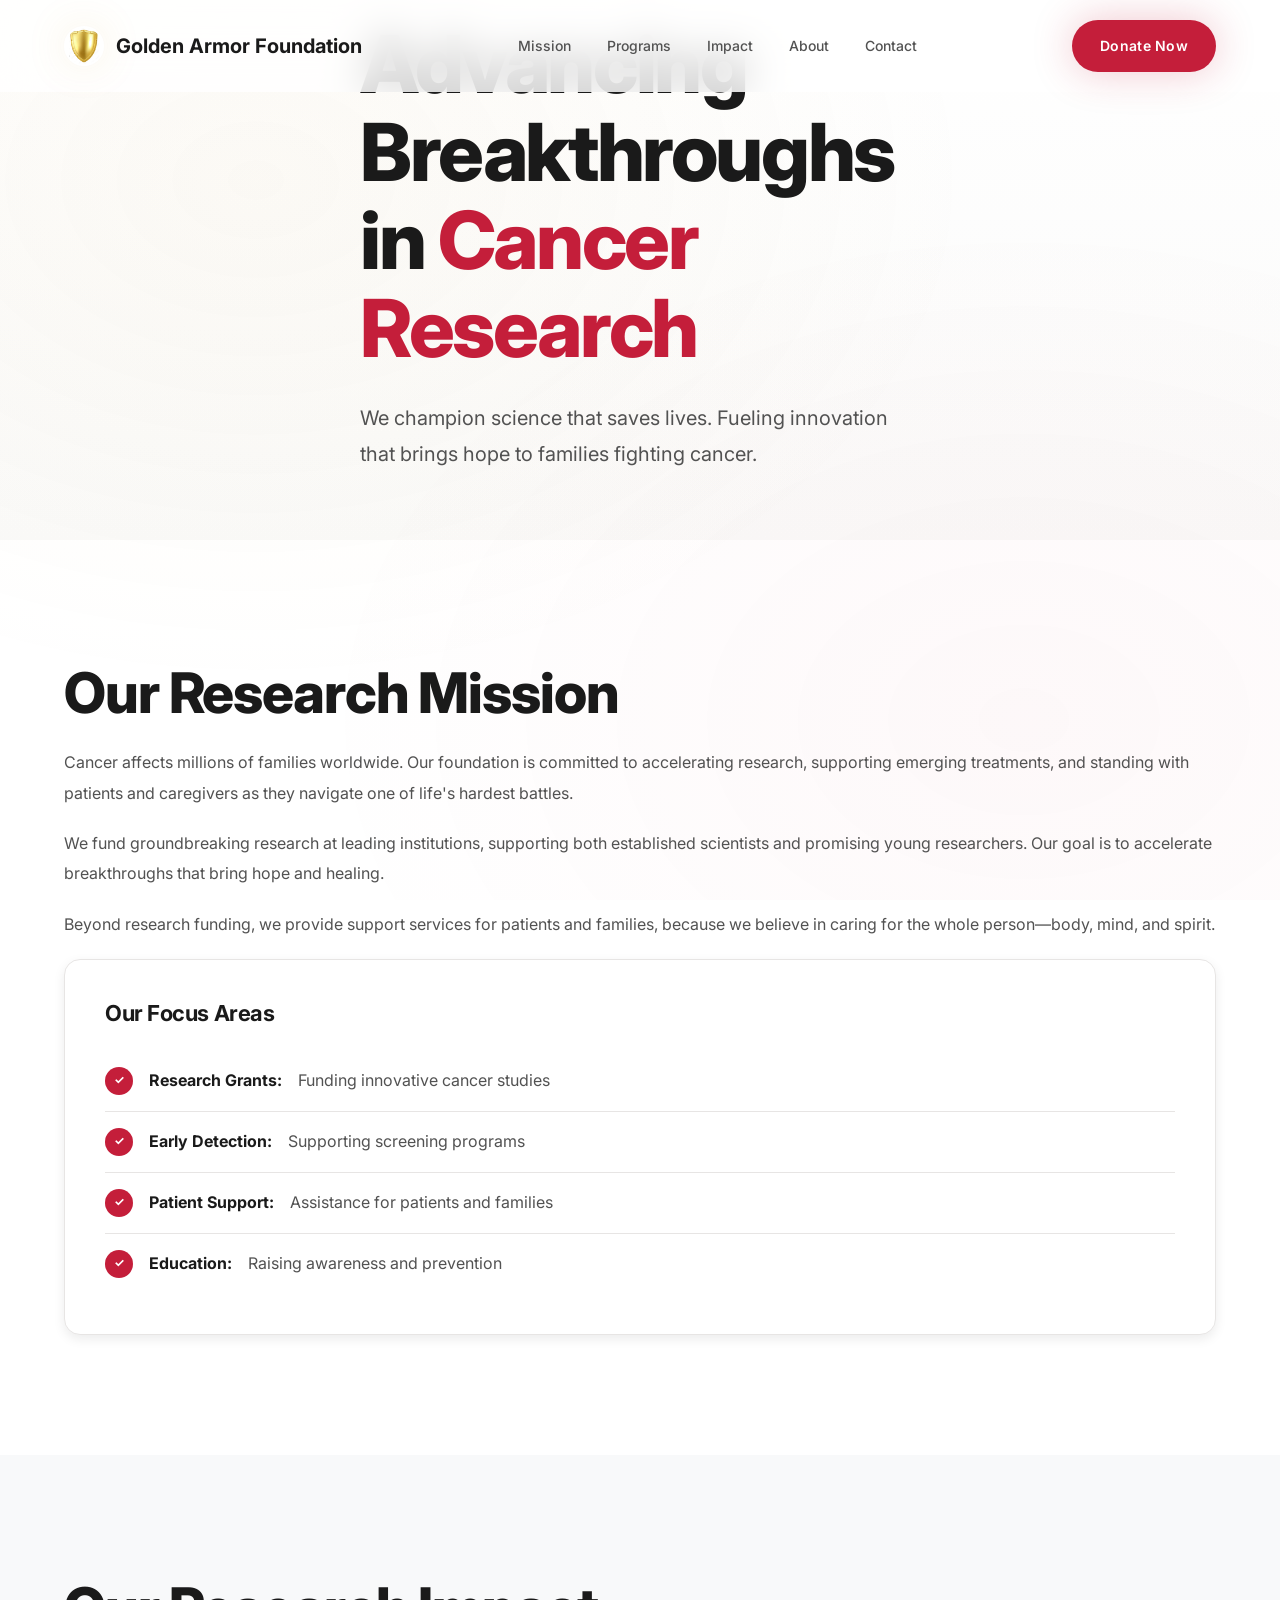
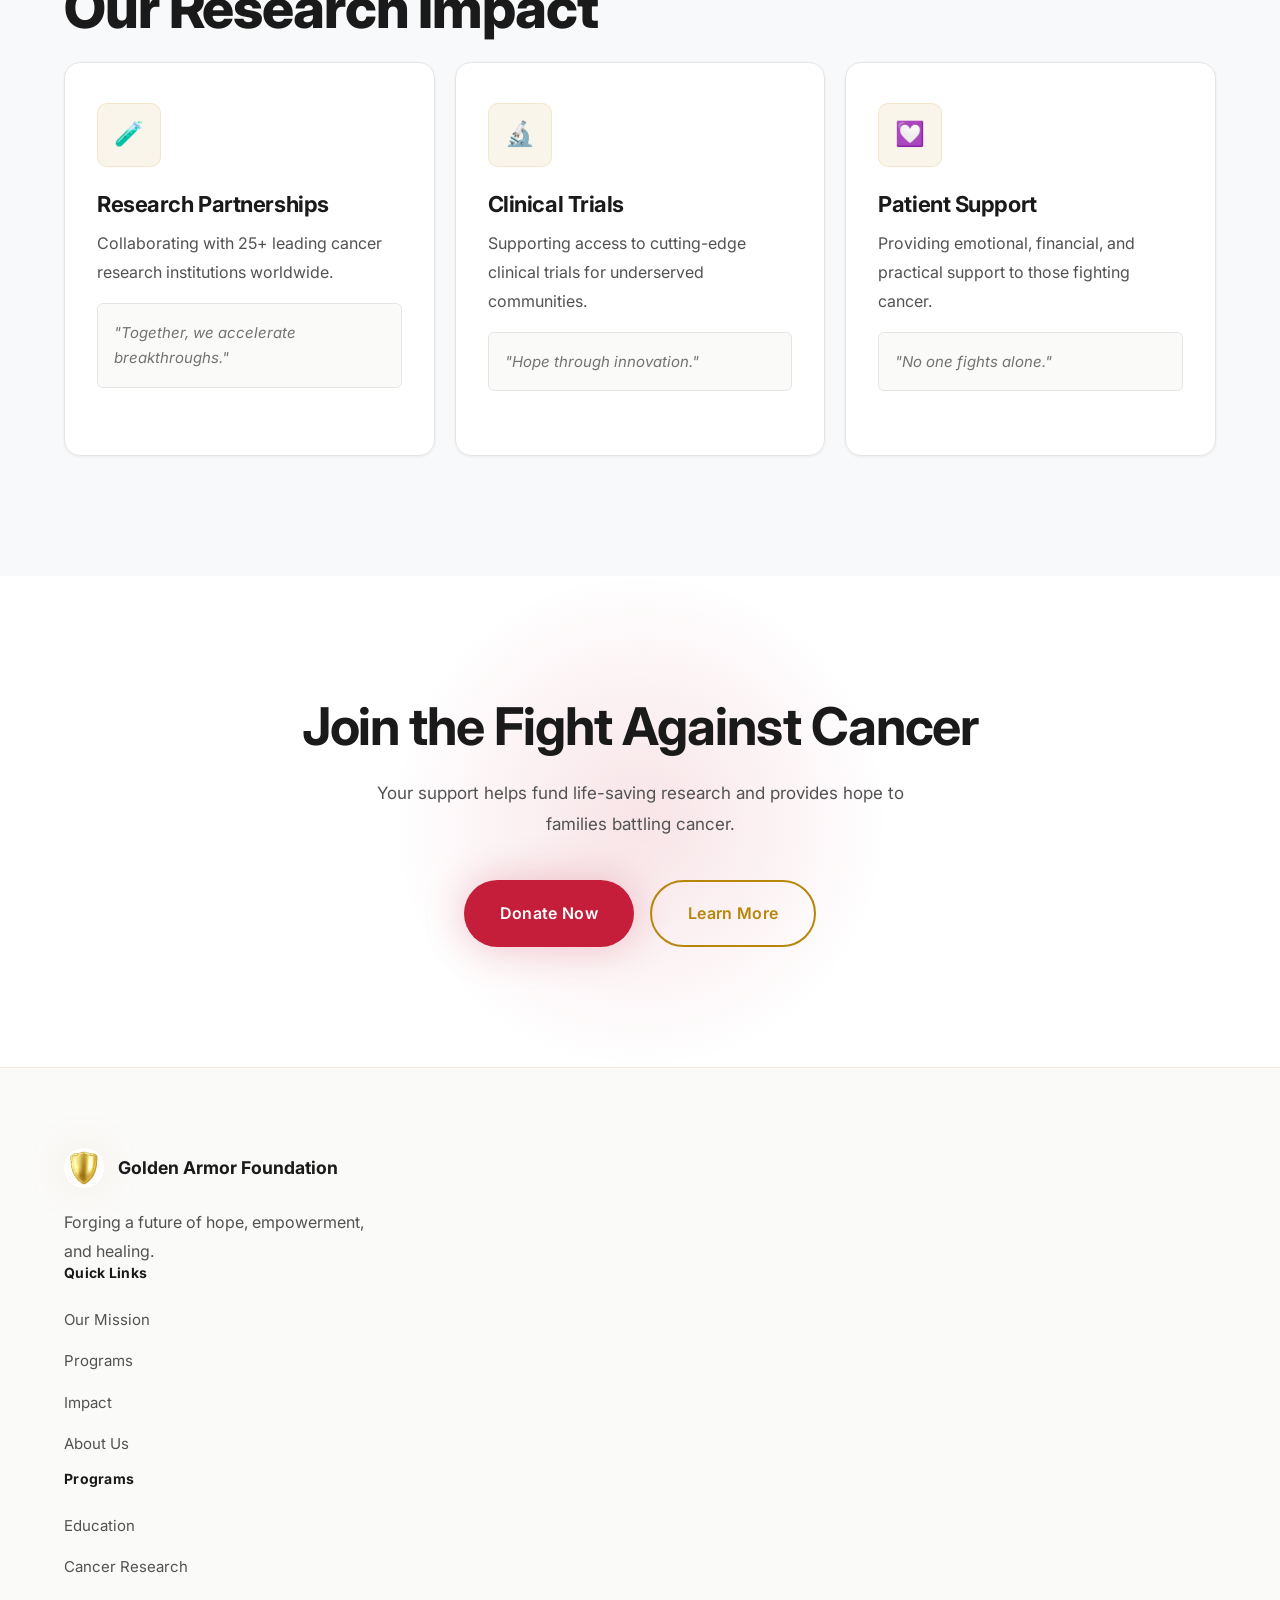
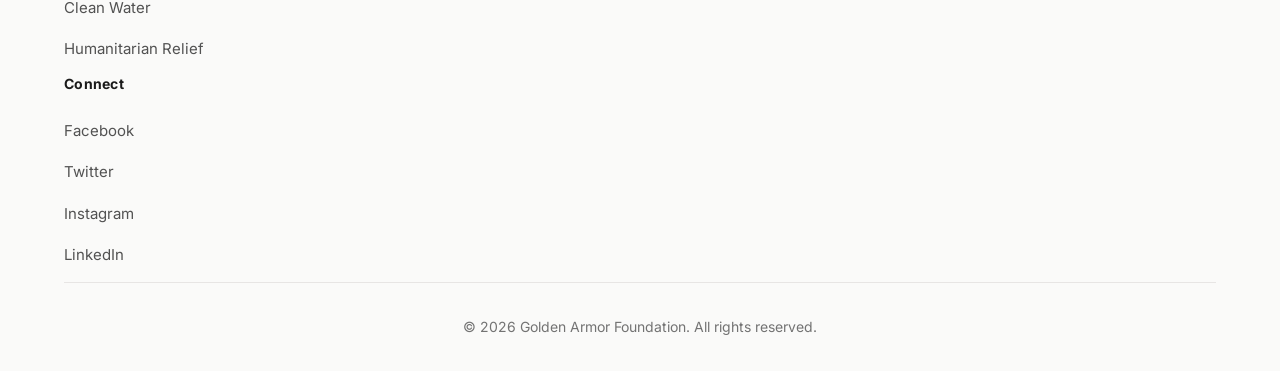
<file: v3/cancer-research.html>
<!DOCTYPE html>
<html lang="en">
<head>
    <meta charset="UTF-8">
    <meta name="viewport" content="width=device-width, initial-scale=1.0">
    <title>Cancer Research | Golden Armor Foundation</title>
    <link rel="stylesheet" href="styles.css">
    <link rel="preconnect" href="https://fonts.googleapis.com">
    <link rel="preconnect" href="https://fonts.gstatic.com" crossorigin>
    <link href="https://fonts.googleapis.com/css2?family=Playfair+Display:wght@400;600;700&family=Inter:wght@300;400;500;600&display=swap" rel="stylesheet">
</head>
<body>
    <header class="header">
        <nav class="nav container">
            <a href="index.html" class="logo">
                <img src="assets/gold-shield.jpg" alt="Golden Armor shield" class="logo-img">
                <span class="logo-text">Golden Armor Foundation</span>
            </a>
            <ul class="nav-links">
                <li><a href="index.html#mission">Mission</a></li>
                <li><a href="index.html#programs">Programs</a></li>
                <li><a href="index.html#impact">Impact</a></li>
                <li><a href="index.html#about">About</a></li>
                <li><a href="index.html#contact">Contact</a></li>
            </ul>
            <a href="index.html#donate" class="btn btn-primary">Donate Now</a>
            <button class="mobile-menu-btn" aria-label="Toggle menu">
                <span></span>
                <span></span>
                <span></span>
            </button>
        </nav>
    </header>

    <main>
        <!-- Hero Section -->
        <section class="hero" style="min-height: 60vh;">
            <div class="hero-content container">
                <h1 class="hero-title">Advancing Breakthroughs in <span class="highlight">Cancer Research</span></h1>
                <p class="hero-subtitle">We champion science that saves lives. Fueling innovation that brings hope to families fighting cancer.</p>
            </div>
            <div class="hero-overlay"></div>
        </section>

        <!-- Program Details -->
        <section class="section">
            <div class="container">
                <div class="about-content">
                    <div class="about-text">
                        <h2 class="section-title" style="text-align: left;">Our Research Mission</h2>
                        <p>Cancer affects millions of families worldwide. Our foundation is committed to accelerating research, supporting emerging treatments, and standing with patients and caregivers as they navigate one of life's hardest battles.</p>
                        <p>We fund groundbreaking research at leading institutions, supporting both established scientists and promising young researchers. Our goal is to accelerate breakthroughs that bring hope and healing.</p>
                        <p>Beyond research funding, we provide support services for patients and families, because we believe in caring for the whole person—body, mind, and spirit.</p>
                    </div>
                    <div class="about-values">
                        <h3>Our Focus Areas</h3>
                        <ul>
                            <li><strong>Research Grants:</strong> Funding innovative cancer studies</li>
                            <li><strong>Early Detection:</strong> Supporting screening programs</li>
                            <li><strong>Patient Support:</strong> Assistance for patients and families</li>
                            <li><strong>Education:</strong> Raising awareness and prevention</li>
                        </ul>
                    </div>
                </div>
            </div>
        </section>

        <!-- Research Impact -->
        <section class="section" style="background-color: #f8f9fa;">
            <div class="container">
                <h2 class="section-title">Our Research Impact</h2>
                <div class="programs-grid">
                    <div class="program-card">
                        <div class="program-icon">&#129514;</div>
                        <h3 class="program-title">Research Partnerships</h3>
                        <p class="program-description">Collaborating with 25+ leading cancer research institutions worldwide.</p>
                        <p class="program-motto"><em>"Together, we accelerate breakthroughs."</em></p>
                    </div>
                    <div class="program-card">
                        <div class="program-icon">&#128300;</div>
                        <h3 class="program-title">Clinical Trials</h3>
                        <p class="program-description">Supporting access to cutting-edge clinical trials for underserved communities.</p>
                        <p class="program-motto"><em>"Hope through innovation."</em></p>
                    </div>
                    <div class="program-card">
                        <div class="program-icon">&#128159;</div>
                        <h3 class="program-title">Patient Support</h3>
                        <p class="program-description">Providing emotional, financial, and practical support to those fighting cancer.</p>
                        <p class="program-motto"><em>"No one fights alone."</em></p>
                    </div>
                </div>
            </div>
        </section>

        <!-- Call to Action -->
        <section class="cta section">
            <div class="container">
                <h2 class="cta-title">Join the Fight Against Cancer</h2>
                <p class="cta-subtitle">Your support helps fund life-saving research and provides hope to families battling cancer.</p>
                <div class="cta-buttons">
                    <a href="index.html#donate" class="btn btn-primary btn-lg">Donate Now</a>
                    <a href="index.html#contact" class="btn btn-secondary btn-lg">Learn More</a>
                </div>
            </div>
        </section>
    </main>

    <footer class="footer">
        <div class="container">
            <div class="footer-content">
                <div class="footer-brand">
                    <img src="assets/gold-shield.jpg" alt="Golden Armor shield" class="logo-img">
                    <span class="logo-text">Golden Armor Foundation</span>
                    <p>Forging a future of hope, empowerment, and healing.</p>
                </div>
                <div class="footer-links">
                    <h4>Quick Links</h4>
                    <ul>
                        <li><a href="index.html#mission">Our Mission</a></li>
                        <li><a href="index.html#programs">Programs</a></li>
                        <li><a href="index.html#impact">Impact</a></li>
                        <li><a href="index.html#about">About Us</a></li>
                    </ul>
                </div>
                <div class="footer-links">
                    <h4>Programs</h4>
                    <ul>
                        <li><a href="education.html">Education</a></li>
                        <li><a href="cancer-research.html">Cancer Research</a></li>
                        <li><a href="clean-water.html">Clean Water</a></li>
                        <li><a href="humanitarian-relief.html">Humanitarian Relief</a></li>
                    </ul>
                </div>
                <div class="footer-links">
                    <h4>Connect</h4>
                    <ul>
                        <li><a href="#">Facebook</a></li>
                        <li><a href="#">Twitter</a></li>
                        <li><a href="#">Instagram</a></li>
                        <li><a href="#">LinkedIn</a></li>
                    </ul>
                </div>
            </div>
            <div class="footer-bottom">
                <p>&copy; 2026 Golden Armor Foundation. All rights reserved.</p>
            </div>
        </div>
    </footer>

    <script src="script.js"></script>
</body>
</html>
</file>
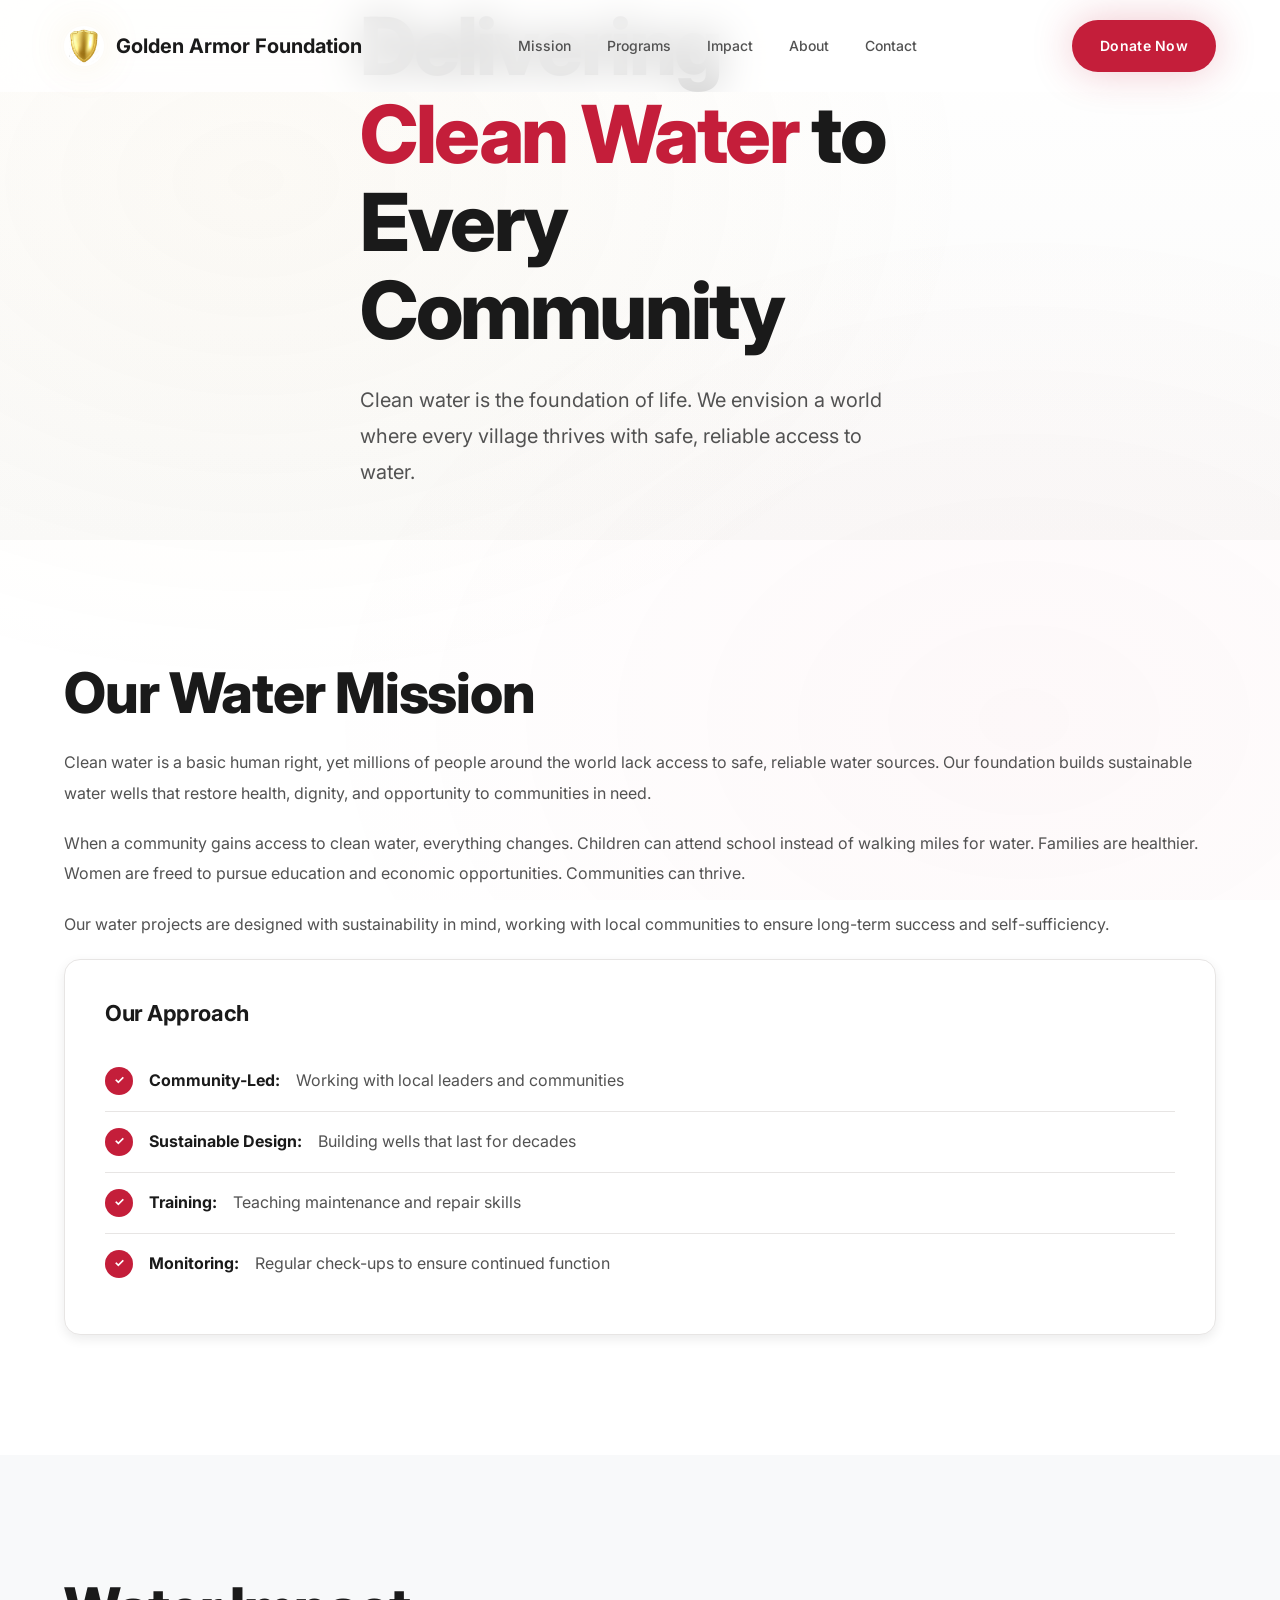
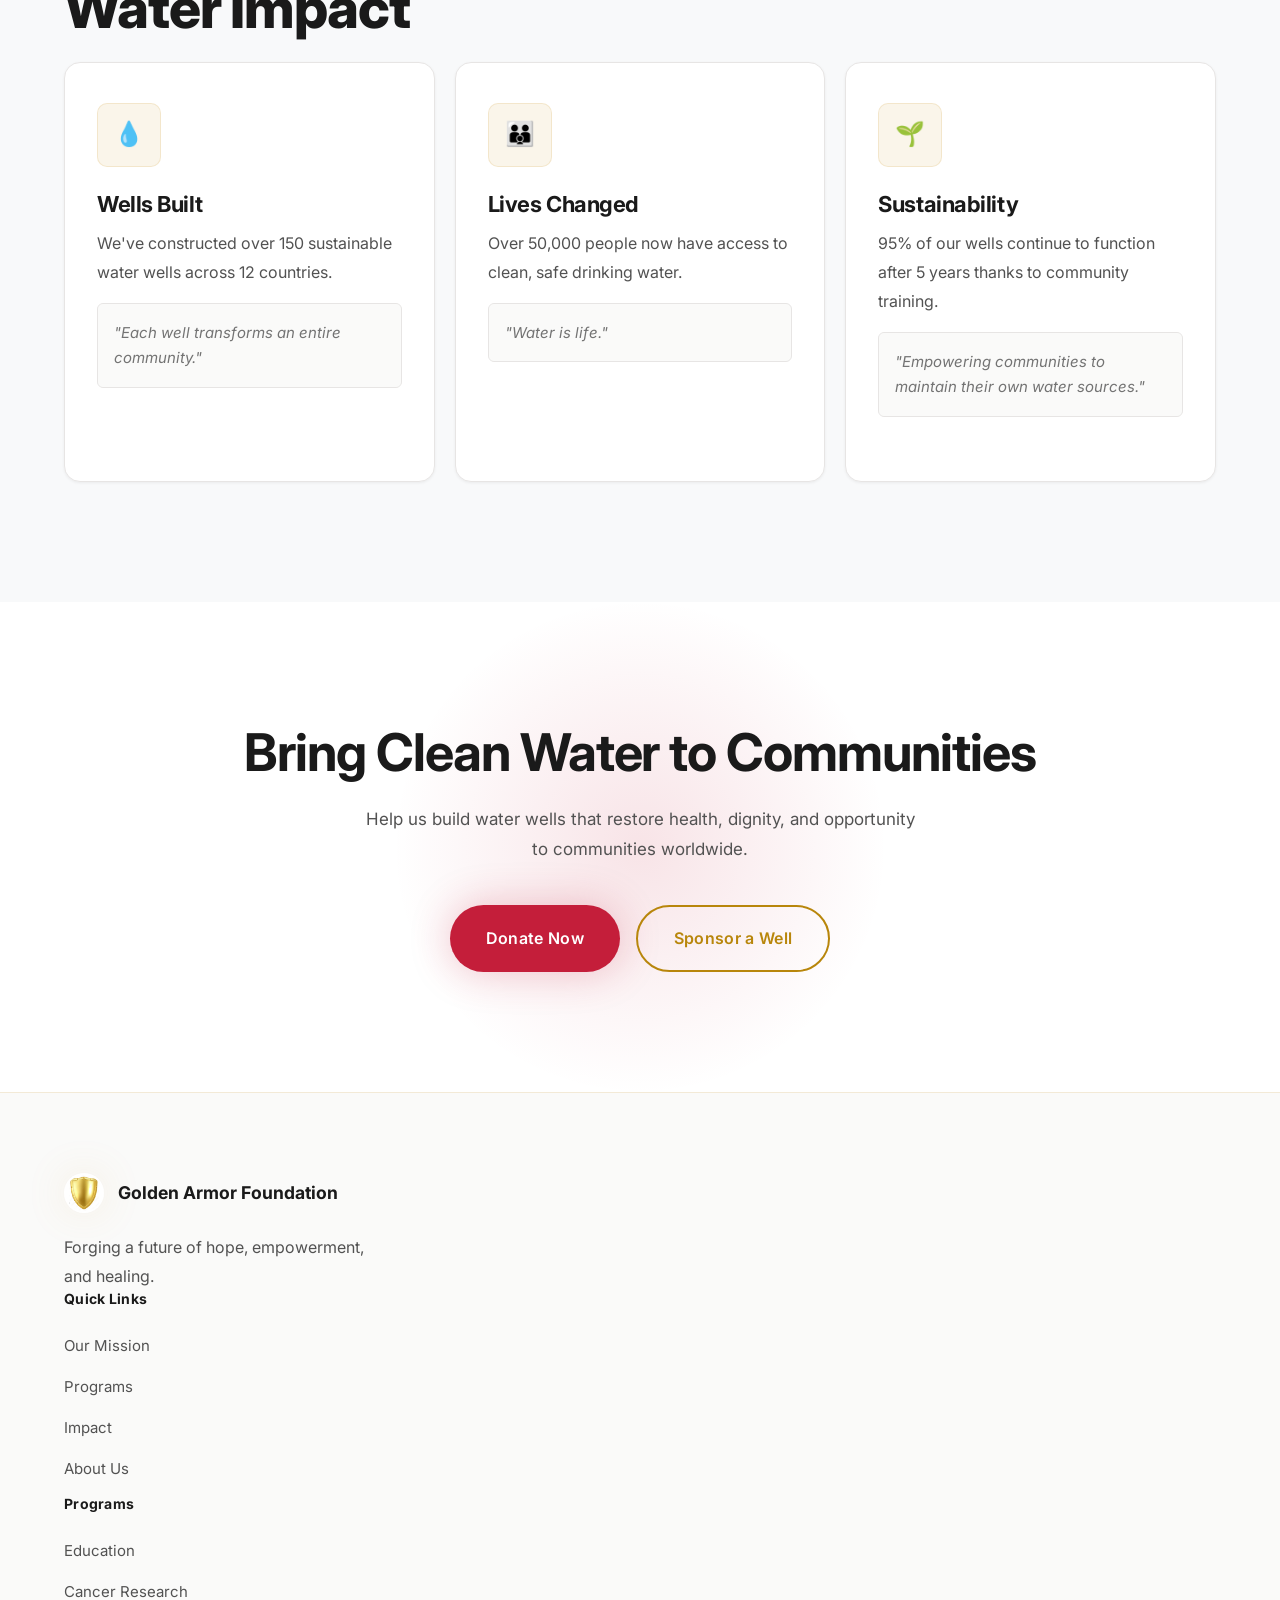
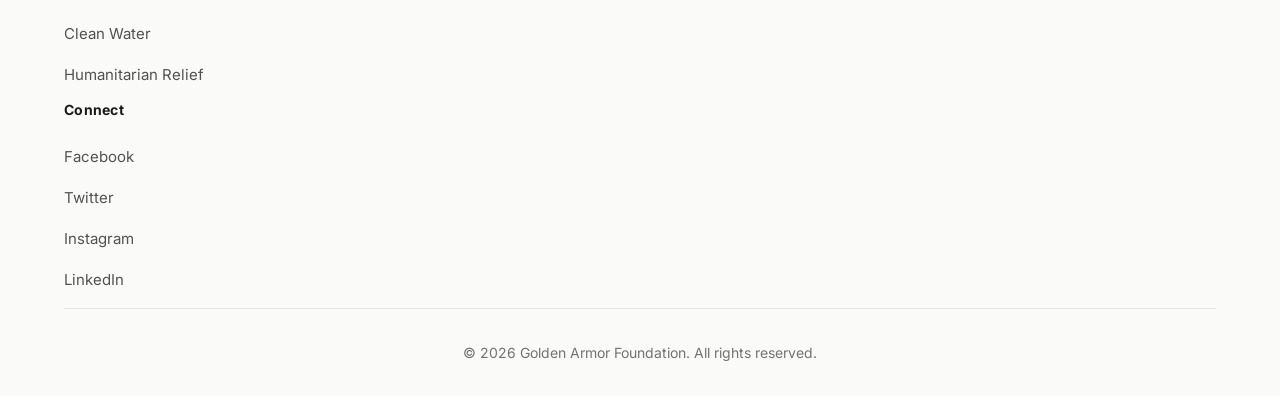
<file: v3/clean-water.html>
<!DOCTYPE html>
<html lang="en">
<head>
    <meta charset="UTF-8">
    <meta name="viewport" content="width=device-width, initial-scale=1.0">
    <title>Clean Water Program | Golden Armor Foundation</title>
    <link rel="stylesheet" href="styles.css">
    <link rel="preconnect" href="https://fonts.googleapis.com">
    <link rel="preconnect" href="https://fonts.gstatic.com" crossorigin>
    <link href="https://fonts.googleapis.com/css2?family=Playfair+Display:wght@400;600;700&family=Inter:wght@300;400;500;600&display=swap" rel="stylesheet">
</head>
<body>
    <header class="header">
        <nav class="nav container">
            <a href="index.html" class="logo">
                <img src="assets/gold-shield.jpg" alt="Golden Armor shield" class="logo-img">
                <span class="logo-text">Golden Armor Foundation</span>
            </a>
            <ul class="nav-links">
                <li><a href="index.html#mission">Mission</a></li>
                <li><a href="index.html#programs">Programs</a></li>
                <li><a href="index.html#impact">Impact</a></li>
                <li><a href="index.html#about">About</a></li>
                <li><a href="index.html#contact">Contact</a></li>
            </ul>
            <a href="index.html#donate" class="btn btn-primary">Donate Now</a>
            <button class="mobile-menu-btn" aria-label="Toggle menu">
                <span></span>
                <span></span>
                <span></span>
            </button>
        </nav>
    </header>

    <main>
        <!-- Hero Section -->
        <section class="hero" style="min-height: 60vh;">
            <div class="hero-content container">
                <h1 class="hero-title">Delivering <span class="highlight">Clean Water</span> to Every Community</h1>
                <p class="hero-subtitle">Clean water is the foundation of life. We envision a world where every village thrives with safe, reliable access to water.</p>
            </div>
            <div class="hero-overlay"></div>
        </section>

        <!-- Program Details -->
        <section class="section">
            <div class="container">
                <div class="about-content">
                    <div class="about-text">
                        <h2 class="section-title" style="text-align: left;">Our Water Mission</h2>
                        <p>Clean water is a basic human right, yet millions of people around the world lack access to safe, reliable water sources. Our foundation builds sustainable water wells that restore health, dignity, and opportunity to communities in need.</p>
                        <p>When a community gains access to clean water, everything changes. Children can attend school instead of walking miles for water. Families are healthier. Women are freed to pursue education and economic opportunities. Communities can thrive.</p>
                        <p>Our water projects are designed with sustainability in mind, working with local communities to ensure long-term success and self-sufficiency.</p>
                    </div>
                    <div class="about-values">
                        <h3>Our Approach</h3>
                        <ul>
                            <li><strong>Community-Led:</strong> Working with local leaders and communities</li>
                            <li><strong>Sustainable Design:</strong> Building wells that last for decades</li>
                            <li><strong>Training:</strong> Teaching maintenance and repair skills</li>
                            <li><strong>Monitoring:</strong> Regular check-ups to ensure continued function</li>
                        </ul>
                    </div>
                </div>
            </div>
        </section>

        <!-- Impact Stats -->
        <section class="section" style="background-color: #f8f9fa;">
            <div class="container">
                <h2 class="section-title">Water Impact</h2>
                <div class="programs-grid">
                    <div class="program-card">
                        <div class="program-icon">&#128167;</div>
                        <h3 class="program-title">Wells Built</h3>
                        <p class="program-description">We've constructed over 150 sustainable water wells across 12 countries.</p>
                        <p class="program-motto"><em>"Each well transforms an entire community."</em></p>
                    </div>
                    <div class="program-card">
                        <div class="program-icon">&#128106;</div>
                        <h3 class="program-title">Lives Changed</h3>
                        <p class="program-description">Over 50,000 people now have access to clean, safe drinking water.</p>
                        <p class="program-motto"><em>"Water is life."</em></p>
                    </div>
                    <div class="program-card">
                        <div class="program-icon">&#127793;</div>
                        <h3 class="program-title">Sustainability</h3>
                        <p class="program-description">95% of our wells continue to function after 5 years thanks to community training.</p>
                        <p class="program-motto"><em>"Empowering communities to maintain their own water sources."</em></p>
                    </div>
                </div>
            </div>
        </section>

        <!-- Call to Action -->
        <section class="cta section">
            <div class="container">
                <h2 class="cta-title">Bring Clean Water to Communities</h2>
                <p class="cta-subtitle">Help us build water wells that restore health, dignity, and opportunity to communities worldwide.</p>
                <div class="cta-buttons">
                    <a href="index.html#donate" class="btn btn-primary btn-lg">Donate Now</a>
                    <a href="index.html#contact" class="btn btn-secondary btn-lg">Sponsor a Well</a>
                </div>
            </div>
        </section>
    </main>

    <footer class="footer">
        <div class="container">
            <div class="footer-content">
                <div class="footer-brand">
                    <img src="assets/gold-shield.jpg" alt="Golden Armor shield" class="logo-img">
                    <span class="logo-text">Golden Armor Foundation</span>
                    <p>Forging a future of hope, empowerment, and healing.</p>
                </div>
                <div class="footer-links">
                    <h4>Quick Links</h4>
                    <ul>
                        <li><a href="index.html#mission">Our Mission</a></li>
                        <li><a href="index.html#programs">Programs</a></li>
                        <li><a href="index.html#impact">Impact</a></li>
                        <li><a href="index.html#about">About Us</a></li>
                    </ul>
                </div>
                <div class="footer-links">
                    <h4>Programs</h4>
                    <ul>
                        <li><a href="education.html">Education</a></li>
                        <li><a href="cancer-research.html">Cancer Research</a></li>
                        <li><a href="clean-water.html">Clean Water</a></li>
                        <li><a href="humanitarian-relief.html">Humanitarian Relief</a></li>
                    </ul>
                </div>
                <div class="footer-links">
                    <h4>Connect</h4>
                    <ul>
                        <li><a href="#">Facebook</a></li>
                        <li><a href="#">Twitter</a></li>
                        <li><a href="#">Instagram</a></li>
                        <li><a href="#">LinkedIn</a></li>
                    </ul>
                </div>
            </div>
            <div class="footer-bottom">
                <p>&copy; 2026 Golden Armor Foundation. All rights reserved.</p>
            </div>
        </div>
    </footer>

    <script src="script.js"></script>
</body>
</html>
</file>
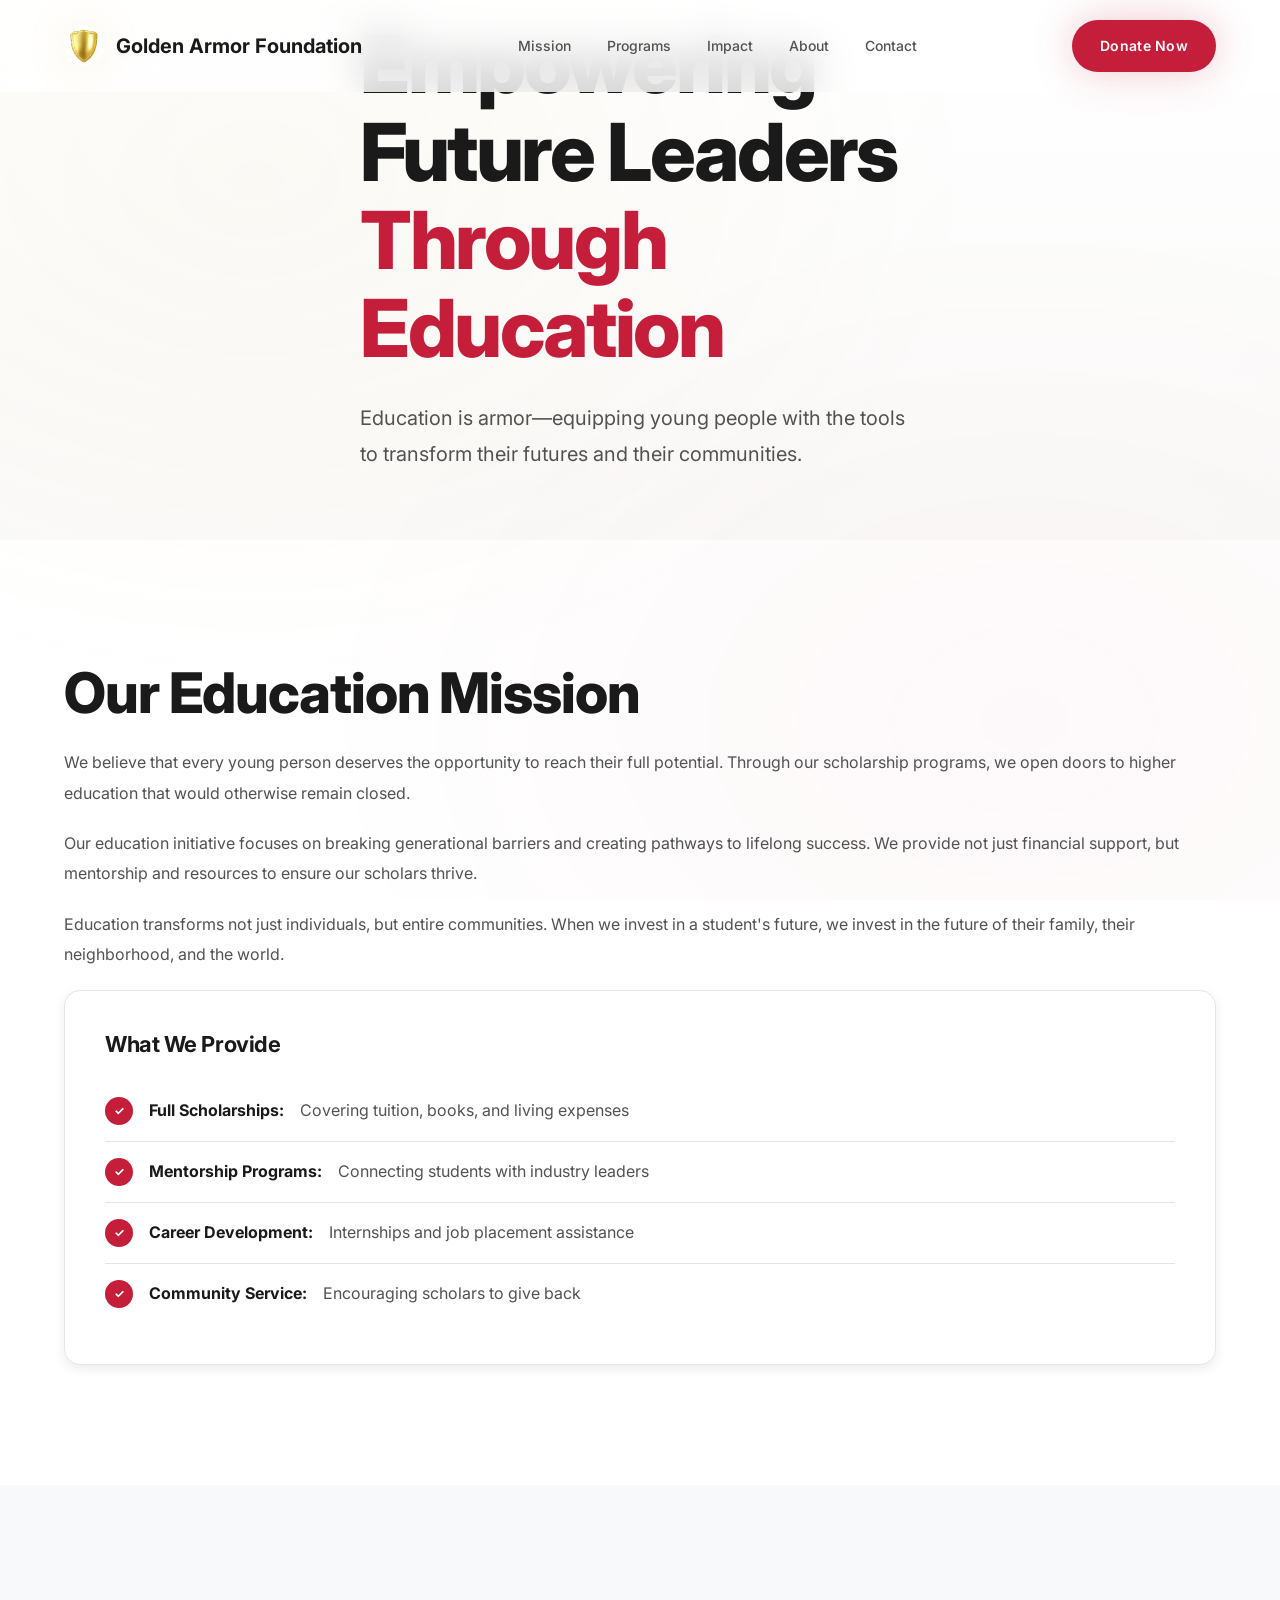
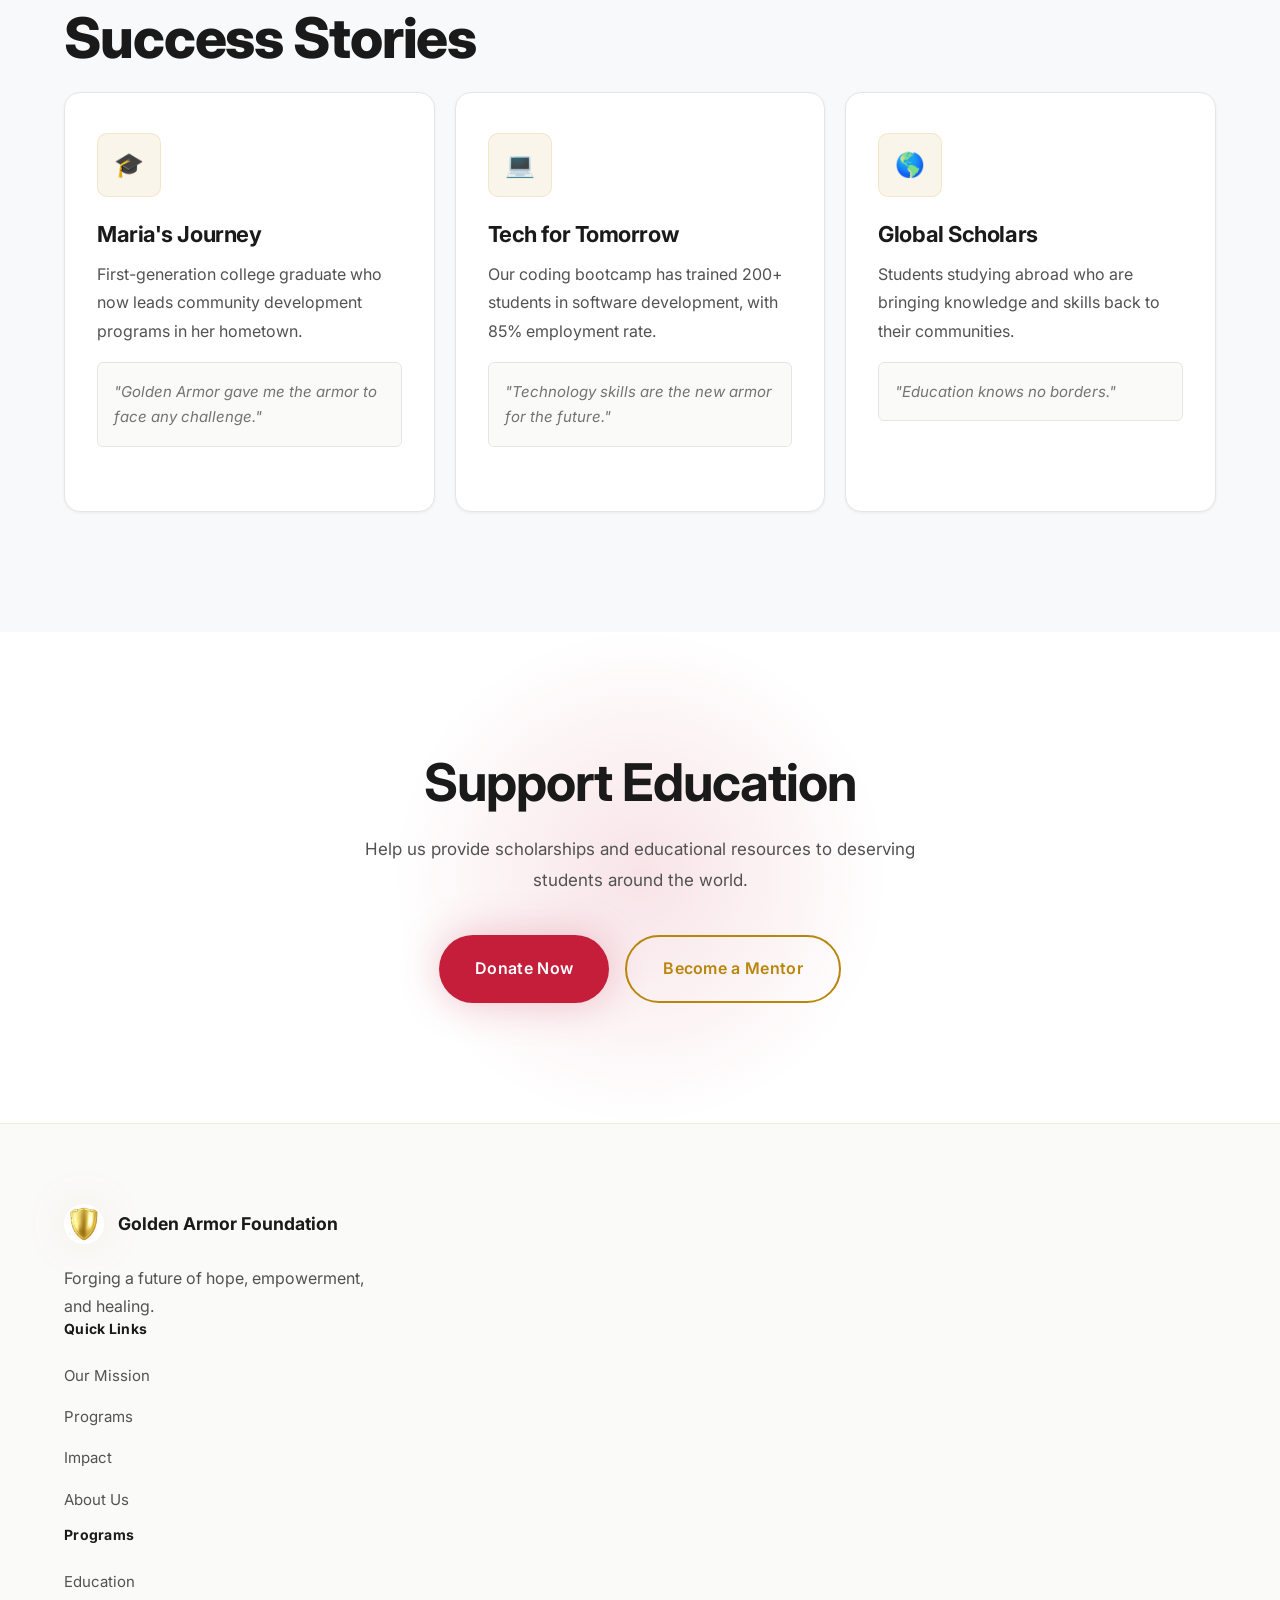
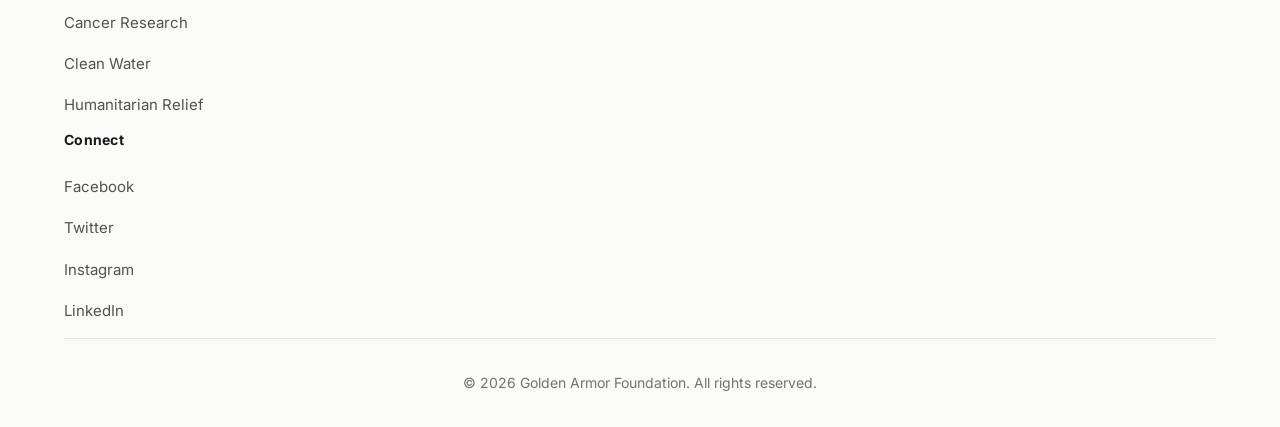
<file: v3/education.html>
<!DOCTYPE html>
<html lang="en">
<head>
    <meta charset="UTF-8">
    <meta name="viewport" content="width=device-width, initial-scale=1.0">
    <title>Education Program | Golden Armor Foundation</title>
    <link rel="stylesheet" href="styles.css">
    <link rel="preconnect" href="https://fonts.googleapis.com">
    <link rel="preconnect" href="https://fonts.gstatic.com" crossorigin>
    <link href="https://fonts.googleapis.com/css2?family=Playfair+Display:wght@400;600;700&family=Inter:wght@300;400;500;600&display=swap" rel="stylesheet">
</head>
<body>
    <header class="header">
        <nav class="nav container">
            <a href="index.html" class="logo">
                <img src="assets/gold-shield.jpg" alt="Golden Armor shield" class="logo-img">
                <span class="logo-text">Golden Armor Foundation</span>
            </a>
            <ul class="nav-links">
                <li><a href="index.html#mission">Mission</a></li>
                <li><a href="index.html#programs">Programs</a></li>
                <li><a href="index.html#impact">Impact</a></li>
                <li><a href="index.html#about">About</a></li>
                <li><a href="index.html#contact">Contact</a></li>
            </ul>
            <a href="index.html#donate" class="btn btn-primary">Donate Now</a>
            <button class="mobile-menu-btn" aria-label="Toggle menu">
                <span></span>
                <span></span>
                <span></span>
            </button>
        </nav>
    </header>

    <main>
        <!-- Hero Section -->
        <section class="hero" style="min-height: 60vh;">
            <div class="hero-content container">
                <h1 class="hero-title">Empowering Future Leaders <span class="highlight">Through Education</span></h1>
                <p class="hero-subtitle">Education is armor—equipping young people with the tools to transform their futures and their communities.</p>
            </div>
            <div class="hero-overlay"></div>
        </section>

        <!-- Program Details -->
        <section class="section">
            <div class="container">
                <div class="about-content">
                    <div class="about-text">
                        <h2 class="section-title" style="text-align: left;">Our Education Mission</h2>
                        <p>We believe that every young person deserves the opportunity to reach their full potential. Through our scholarship programs, we open doors to higher education that would otherwise remain closed.</p>
                        <p>Our education initiative focuses on breaking generational barriers and creating pathways to lifelong success. We provide not just financial support, but mentorship and resources to ensure our scholars thrive.</p>
                        <p>Education transforms not just individuals, but entire communities. When we invest in a student's future, we invest in the future of their family, their neighborhood, and the world.</p>
                    </div>
                    <div class="about-values">
                        <h3>What We Provide</h3>
                        <ul>
                            <li><strong>Full Scholarships:</strong> Covering tuition, books, and living expenses</li>
                            <li><strong>Mentorship Programs:</strong> Connecting students with industry leaders</li>
                            <li><strong>Career Development:</strong> Internships and job placement assistance</li>
                            <li><strong>Community Service:</strong> Encouraging scholars to give back</li>
                        </ul>
                    </div>
                </div>
            </div>
        </section>

        <!-- Success Stories -->
        <section class="section" style="background-color: #f8f9fa;">
            <div class="container">
                <h2 class="section-title">Success Stories</h2>
                <div class="programs-grid">
                    <div class="program-card">
                        <div class="program-icon">&#127891;</div>
                        <h3 class="program-title">Maria's Journey</h3>
                        <p class="program-description">First-generation college graduate who now leads community development programs in her hometown.</p>
                        <p class="program-motto"><em>"Golden Armor gave me the armor to face any challenge."</em></p>
                    </div>
                    <div class="program-card">
                        <div class="program-icon">&#128187;</div>
                        <h3 class="program-title">Tech for Tomorrow</h3>
                        <p class="program-description">Our coding bootcamp has trained 200+ students in software development, with 85% employment rate.</p>
                        <p class="program-motto"><em>"Technology skills are the new armor for the future."</em></p>
                    </div>
                    <div class="program-card">
                        <div class="program-icon">&#127758;</div>
                        <h3 class="program-title">Global Scholars</h3>
                        <p class="program-description">Students studying abroad who are bringing knowledge and skills back to their communities.</p>
                        <p class="program-motto"><em>"Education knows no borders."</em></p>
                    </div>
                </div>
            </div>
        </section>

        <!-- Call to Action -->
        <section class="cta section">
            <div class="container">
                <h2 class="cta-title">Support Education</h2>
                <p class="cta-subtitle">Help us provide scholarships and educational resources to deserving students around the world.</p>
                <div class="cta-buttons">
                    <a href="index.html#donate" class="btn btn-primary btn-lg">Donate Now</a>
                    <a href="index.html#contact" class="btn btn-secondary btn-lg">Become a Mentor</a>
                </div>
            </div>
        </section>
    </main>

    <footer class="footer">
        <div class="container">
            <div class="footer-content">
                <div class="footer-brand">
                    <img src="assets/gold-shield.jpg" alt="Golden Armor shield" class="logo-img">
                    <span class="logo-text">Golden Armor Foundation</span>
                    <p>Forging a future of hope, empowerment, and healing.</p>
                </div>
                <div class="footer-links">
                    <h4>Quick Links</h4>
                    <ul>
                        <li><a href="index.html#mission">Our Mission</a></li>
                        <li><a href="index.html#programs">Programs</a></li>
                        <li><a href="index.html#impact">Impact</a></li>
                        <li><a href="index.html#about">About Us</a></li>
                    </ul>
                </div>
                <div class="footer-links">
                    <h4>Programs</h4>
                    <ul>
                        <li><a href="education.html">Education</a></li>
                        <li><a href="cancer-research.html">Cancer Research</a></li>
                        <li><a href="clean-water.html">Clean Water</a></li>
                        <li><a href="humanitarian-relief.html">Humanitarian Relief</a></li>
                    </ul>
                </div>
                <div class="footer-links">
                    <h4>Connect</h4>
                    <ul>
                        <li><a href="#">Facebook</a></li>
                        <li><a href="#">Twitter</a></li>
                        <li><a href="#">Instagram</a></li>
                        <li><a href="#">LinkedIn</a></li>
                    </ul>
                </div>
            </div>
            <div class="footer-bottom">
                <p>&copy; 2026 Golden Armor Foundation. All rights reserved.</p>
            </div>
        </div>
    </footer>

    <script src="script.js"></script>
</body>
</html>
</file>
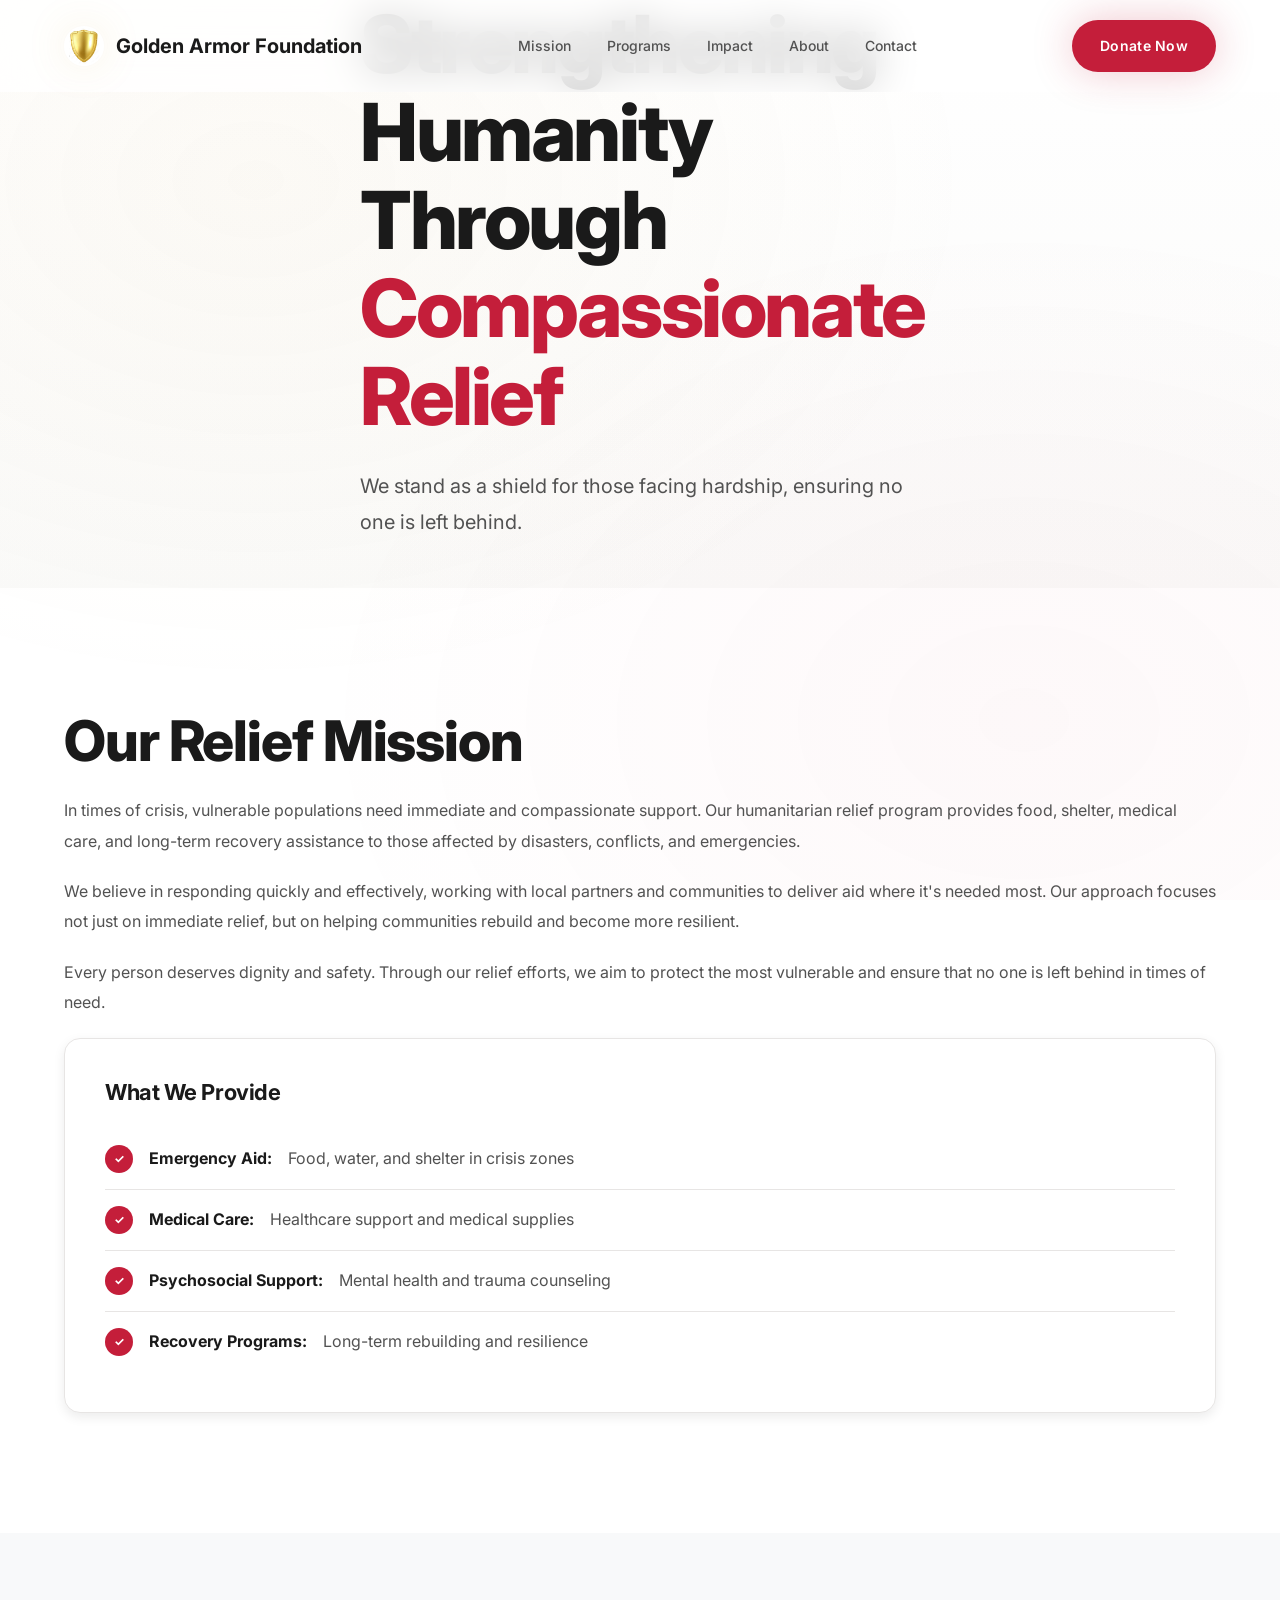
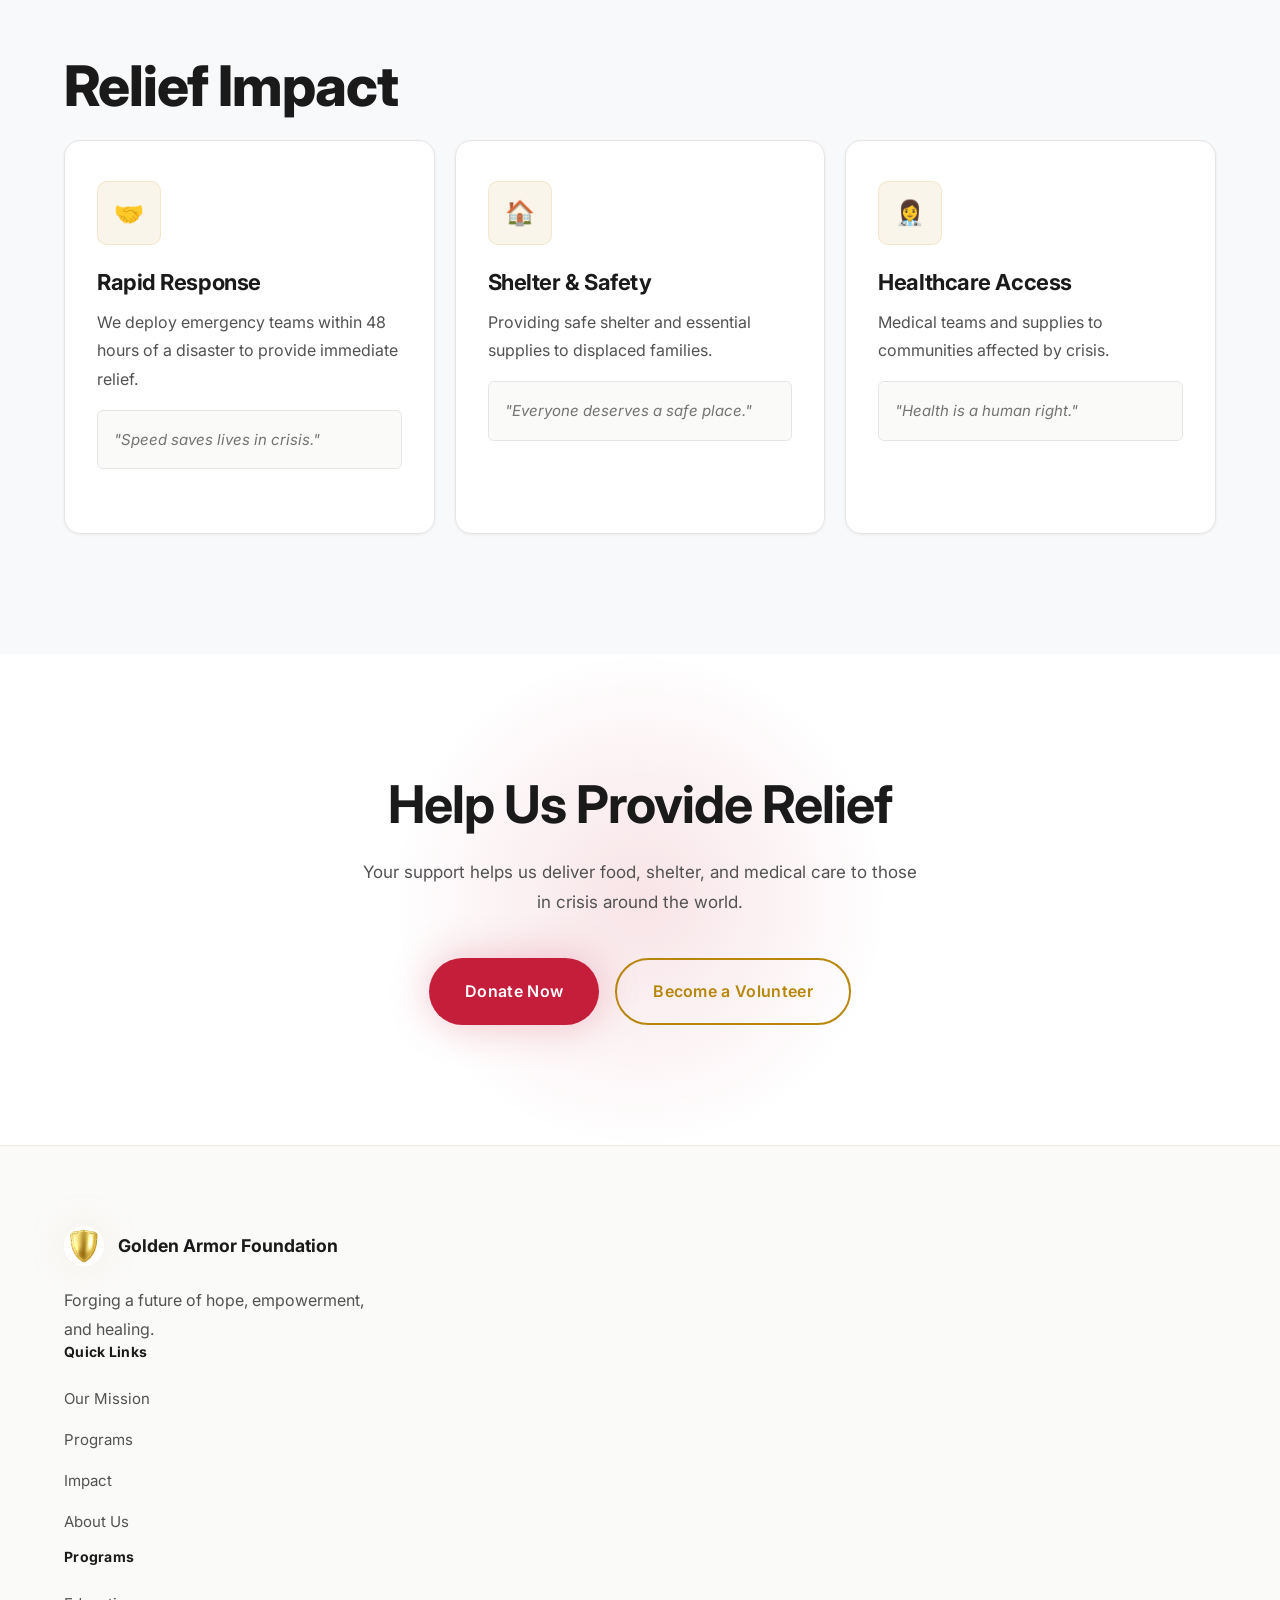
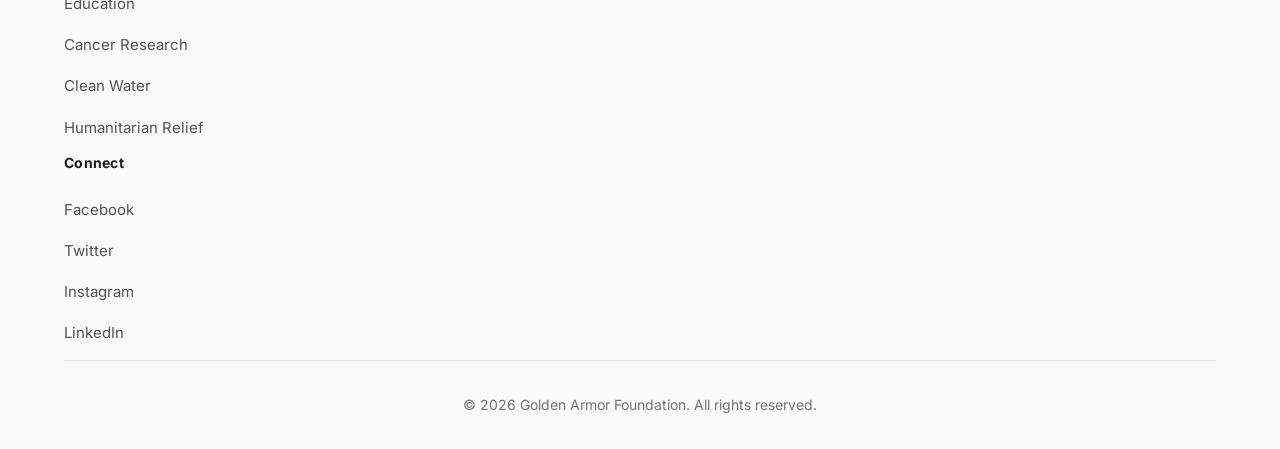
<file: v3/humanitarian-relief.html>
<!DOCTYPE html>
<html lang="en">
<head>
    <meta charset="UTF-8">
    <meta name="viewport" content="width=device-width, initial-scale=1.0">
    <title>Humanitarian Relief | Golden Armor Foundation</title>
    <link rel="stylesheet" href="styles.css">
    <link rel="preconnect" href="https://fonts.googleapis.com">
    <link rel="preconnect" href="https://fonts.gstatic.com" crossorigin>
    <link href="https://fonts.googleapis.com/css2?family=Playfair+Display:wght@400;600;700&family=Inter:wght@300;400;500;600&display=swap" rel="stylesheet">
</head>
<body>
    <header class="header">
        <nav class="nav container">
            <a href="index.html" class="logo">
                <img src="assets/gold-shield.jpg" alt="Golden Armor shield" class="logo-img">
                <span class="logo-text">Golden Armor Foundation</span>
            </a>
            <ul class="nav-links">
                <li><a href="index.html#mission">Mission</a></li>
                <li><a href="index.html#programs">Programs</a></li>
                <li><a href="index.html#impact">Impact</a></li>
                <li><a href="index.html#about">About</a></li>
                <li><a href="index.html#contact">Contact</a></li>
            </ul>
            <a href="index.html#donate" class="btn btn-primary">Donate Now</a>
            <button class="mobile-menu-btn" aria-label="Toggle menu">
                <span></span>
                <span></span>
                <span></span>
            </button>
        </nav>
    </header>

    <main>
        <!-- Hero Section -->
        <section class="hero" style="min-height: 60vh;">
            <div class="hero-content container">
                <h1 class="hero-title">Strengthening Humanity Through <span class="highlight">Compassionate Relief</span></h1>
                <p class="hero-subtitle">We stand as a shield for those facing hardship, ensuring no one is left behind.</p>
            </div>
            <div class="hero-overlay"></div>
        </section>

        <!-- Program Details -->
        <section class="section">
            <div class="container">
                <div class="about-content">
                    <div class="about-text">
                        <h2 class="section-title" style="text-align: left;">Our Relief Mission</h2>
                        <p>In times of crisis, vulnerable populations need immediate and compassionate support. Our humanitarian relief program provides food, shelter, medical care, and long-term recovery assistance to those affected by disasters, conflicts, and emergencies.</p>
                        <p>We believe in responding quickly and effectively, working with local partners and communities to deliver aid where it's needed most. Our approach focuses not just on immediate relief, but on helping communities rebuild and become more resilient.</p>
                        <p>Every person deserves dignity and safety. Through our relief efforts, we aim to protect the most vulnerable and ensure that no one is left behind in times of need.</p>
                    </div>
                    <div class="about-values">
                        <h3>What We Provide</h3>
                        <ul>
                            <li><strong>Emergency Aid:</strong> Food, water, and shelter in crisis zones</li>
                            <li><strong>Medical Care:</strong> Healthcare support and medical supplies</li>
                            <li><strong>Psychosocial Support:</strong> Mental health and trauma counseling</li>
                            <li><strong>Recovery Programs:</strong> Long-term rebuilding and resilience</li>
                        </ul>
                    </div>
                </div>
            </div>
        </section>

        <!-- Relief Impact -->
        <section class="section" style="background-color: #f8f9fa;">
            <div class="container">
                <h2 class="section-title">Relief Impact</h2>
                <div class="programs-grid">
                    <div class="program-card">
                        <div class="program-icon">&#129309;</div>
                        <h3 class="program-title">Rapid Response</h3>
                        <p class="program-description">We deploy emergency teams within 48 hours of a disaster to provide immediate relief.</p>
                        <p class="program-motto"><em>"Speed saves lives in crisis."</em></p>
                    </div>
                    <div class="program-card">
                        <div class="program-icon">&#127968;</div>
                        <h3 class="program-title">Shelter & Safety</h3>
                        <p class="program-description">Providing safe shelter and essential supplies to displaced families.</p>
                        <p class="program-motto"><em>"Everyone deserves a safe place."</em></p>
                    </div>
                    <div class="program-card">
                        <div class="program-icon">&#128105;&#8205;&#9877;&#65039;</div>
                        <h3 class="program-title">Healthcare Access</h3>
                        <p class="program-description">Medical teams and supplies to communities affected by crisis.</p>
                        <p class="program-motto"><em>"Health is a human right."</em></p>
                    </div>
                </div>
            </div>
        </section>

        <!-- Call to Action -->
        <section class="cta section">
            <div class="container">
                <h2 class="cta-title">Help Us Provide Relief</h2>
                <p class="cta-subtitle">Your support helps us deliver food, shelter, and medical care to those in crisis around the world.</p>
                <div class="cta-buttons">
                    <a href="index.html#donate" class="btn btn-primary btn-lg">Donate Now</a>
                    <a href="index.html#contact" class="btn btn-secondary btn-lg">Become a Volunteer</a>
                </div>
            </div>
        </section>
    </main>

    <footer class="footer">
        <div class="container">
            <div class="footer-content">
                <div class="footer-brand">
                    <img src="assets/gold-shield.jpg" alt="Golden Armor shield" class="logo-img">
                    <span class="logo-text">Golden Armor Foundation</span>
                    <p>Forging a future of hope, empowerment, and healing.</p>
                </div>
                <div class="footer-links">
                    <h4>Quick Links</h4>
                    <ul>
                        <li><a href="index.html#mission">Our Mission</a></li>
                        <li><a href="index.html#programs">Programs</a></li>
                        <li><a href="index.html#impact">Impact</a></li>
                        <li><a href="index.html#about">About Us</a></li>
                    </ul>
                </div>
                <div class="footer-links">
                    <h4>Programs</h4>
                    <ul>
                        <li><a href="education.html">Education</a></li>
                        <li><a href="cancer-research.html">Cancer Research</a></li>
                        <li><a href="clean-water.html">Clean Water</a></li>
                        <li><a href="humanitarian-relief.html">Humanitarian Relief</a></li>
                    </ul>
                </div>
                <div class="footer-links">
                    <h4>Connect</h4>
                    <ul>
                        <li><a href="#">Facebook</a></li>
                        <li><a href="#">Twitter</a></li>
                        <li><a href="#">Instagram</a></li>
                        <li><a href="#">LinkedIn</a></li>
                    </ul>
                </div>
            </div>
            <div class="footer-bottom">
                <p>&copy; 2026 Golden Armor Foundation. All rights reserved.</p>
            </div>
        </div>
    </footer>

    <script src="script.js"></script>
</body>
</html>
</file>
<file: styles.css>
/* Golden Armor Foundation - White Theme with Blue Security Accents */

/* CSS Variables */
:root {
    /* White Background */
    --color-white: #FFFFFF;
    --color-bg: #FFFFFF;
    --color-bg-alt: #F8FAFC;
    --color-bg-elevated: #FFFFFF;
    
    /* Dark Text */
    --color-black: #000000;
    --color-text: #0F172A;
    --color-text-secondary: #475569;
    --color-text-muted: #64748B;
    
    /* Blue Accents - Trust & Protection */
    --color-primary: #2563EB;
    --color-primary-light: #3B82F6;
    --color-primary-dark: #1D4ED8;
    --color-primary-glow: rgba(37, 99, 235, 0.15);
    
    /* Secondary Blue */
    --color-secondary: #1E40AF;
    --color-accent: #0891B2;
    
    /* Grays */
    --color-gray-50: #F8FAFC;
    --color-gray-100: #F1F5F9;
    --color-gray-200: #E2E8F0;
    --color-gray-300: #CBD5E1;
    --color-gray-400: #94A3B8;
    --color-border: #E2E8F0;
    --color-border-light: #CBD5E1;
    
    /* Shadows */
    --shadow-sm: 0 1px 3px rgba(0,0,0,0.08);
    --shadow-md: 0 4px 12px rgba(0,0,0,0.1);
    --shadow-lg: 0 10px 30px rgba(0,0,0,0.12);
    --shadow-xl: 0 20px 50px rgba(0,0,0,0.15);
    --shadow-glow: 0 0 30px rgba(37, 99, 235, 0.15);
    --shadow-neon: 0 0 20px rgba(37, 99, 235, 0.3), 0 0 40px rgba(37, 99, 235, 0.1);
    
    /* Transitions */
    --transition: all 0.3s cubic-bezier(0.4, 0, 0.2, 1);
    --transition-fast: all 0.15s ease;
    
    /* Border Radius */
    --radius-sm: 6px;
    --radius-md: 10px;
    --radius-lg: 16px;
    --radius-xl: 24px;
    --radius-full: 9999px;
    
    /* Font */
    --font-primary: 'Inter', -apple-system, BlinkMacSystemFont, sans-serif;
}

/* Reset */
*, *::before, *::after {
    margin: 0;
    padding: 0;
    box-sizing: border-box;
}

html {
    scroll-behavior: smooth;
}

body {
    font-family: var(--font-primary);
    font-size: 1rem;
    line-height: 1.7;
    color: var(--color-text);
    background-color: var(--color-bg);
    -webkit-font-smoothing: antialiased;
    overflow-x: hidden;
}

/* Network Canvas */
#network-canvas {
    position: fixed;
    top: 0;
    left: 0;
    width: 100%;
    height: 100%;
    z-index: 0;
    pointer-events: none;
}

/* Subtle Blue Gradient Overlay */
body::before {
    content: '';
    position: fixed;
    top: 0;
    left: 0;
    width: 100%;
    height: 100%;
    background: 
        radial-gradient(ellipse at 20% 20%, rgba(37, 99, 235, 0.03) 0%, transparent 50%),
        radial-gradient(ellipse at 80% 80%, rgba(8, 145, 178, 0.02) 0%, transparent 50%);
    z-index: 1;
    pointer-events: none;
}

/* Typography */
h1, h2, h3, h4, h5, h6 {
    font-family: var(--font-primary);
    font-weight: 700;
    line-height: 1.2;
    color: var(--color-text);
    letter-spacing: -0.02em;
}

a {
    text-decoration: none;
    color: inherit;
    transition: var(--transition-fast);
}

ul { list-style: none; }

/* Container */
.container {
    max-width: 1200px;
    margin: 0 auto;
    padding: 0 24px;
    position: relative;
    z-index: 10;
}

/* Buttons */
.btn {
    display: inline-flex;
    align-items: center;
    justify-content: center;
    gap: 8px;
    padding: 14px 28px;
    font-family: var(--font-primary);
    font-size: 0.875rem;
    font-weight: 600;
    text-transform: uppercase;
    letter-spacing: 0.08em;
    border-radius: var(--radius-full);
    cursor: pointer;
    transition: var(--transition);
    border: none;
    outline: none;
    min-height: 48px;
}

.btn:focus-visible {
    outline: 3px solid var(--color-primary);
    outline-offset: 2px;
}

.btn-primary {
    background: var(--color-primary);
    color: var(--color-white);
    box-shadow: var(--shadow-glow);
}

.btn-primary:hover {
    background: var(--color-primary-dark);
    transform: translateY(-2px);
    box-shadow: var(--shadow-neon);
}

.btn-secondary {
    background: transparent;
    color: var(--color-primary);
    border: 2px solid var(--color-primary);
}

.btn-secondary:hover {
    background: var(--color-primary);
    color: var(--color-white);
    transform: translateY(-2px);
}

.btn-outline {
    background: transparent;
    color: var(--color-primary);
    border: 1px solid var(--color-border);
}

.btn-outline:hover {
    border-color: var(--color-primary);
    background: var(--color-primary-glow);
    transform: translateY(-2px);
}

.btn-glass {
    background: var(--color-gray-50);
    color: var(--color-primary);
    border: 1px solid var(--color-border);
}

.btn-glass:hover {
    background: var(--color-primary-glow);
    border-color: var(--color-primary);
    transform: translateY(-2px);
}

.btn-lg {
    padding: 18px 36px;
    font-size: 1rem;
}

/* Header */
.header {
    position: fixed;
    top: 0;
    left: 0;
    right: 0;
    z-index: 1000;
    padding: 20px 0;
    transition: var(--transition);
    background: rgba(255, 255, 255, 0.8);
    backdrop-filter: blur(20px);
}

.header.scrolled {
    padding: 14px 0;
    background: rgba(255, 255, 255, 0.95);
    box-shadow: var(--shadow-sm);
}

.nav {
    display: flex;
    justify-content: space-between;
    align-items: center;
}

.logo {
    display: flex;
    align-items: center;
    gap: 12px;
    font-weight: 700;
    font-size: 1.25rem;
    color: var(--color-text);
}

.logo-icon {
    width: 40px;
    height: 40px;
    display: flex;
    align-items: center;
    justify-content: center;
    background: var(--color-primary);
    color: var(--color-white);
    border-radius: var(--radius-sm);
    font-size: 1.125rem;
    font-weight: 800;
    box-shadow: var(--shadow-glow);
}

.nav-links {
    display: flex;
    align-items: center;
    gap: 4px;
}

.nav-links a {
    color: var(--color-text-secondary);
    font-weight: 500;
    font-size: 0.875rem;
    padding: 10px 16px;
    border-radius: var(--radius-full);
    transition: var(--transition-fast);
}

.nav-links a:hover,
.nav-links a.active {
    color: var(--color-primary);
    background: var(--color-primary-glow);
}

.nav-links a:focus-visible {
    outline: 2px solid var(--color-primary);
    outline-offset: 2px;
}

.mobile-menu-btn {
    display: none;
    flex-direction: column;
    gap: 5px;
    background: none;
    border: none;
    cursor: pointer;
    padding: 8px;
    min-width: 44px;
    min-height: 44px;
    justify-content: center;
    align-items: center;
}

.mobile-menu-btn:focus-visible {
    outline: 2px solid var(--color-primary);
    outline-offset: 2px;
}

.mobile-menu-btn span {
    width: 24px;
    height: 2px;
    background-color: var(--color-text);
    transition: var(--transition);
    border-radius: 2px;
}

/* Hero */
.hero {
    position: relative;
    min-height: 100vh;
    display: flex;
    align-items: center;
    background: linear-gradient(135deg, var(--color-bg) 0%, var(--color-gray-50) 100%);
}

.hero-content {
    position: relative;
    z-index: 10;
    text-align: center;
    padding: 140px 24px 100px;
    max-width: 900px;
    margin: 0 auto;
}

.hero-badge {
    display: inline-flex;
    align-items: center;
    gap: 10px;
    background: var(--color-primary-glow);
    border: 1px solid rgba(37, 99, 235, 0.2);
    padding: 10px 24px;
    border-radius: var(--radius-full);
    font-size: 0.8125rem;
    font-weight: 600;
    color: var(--color-primary);
    margin-bottom: 32px;
    text-transform: uppercase;
    letter-spacing: 0.1em;
}

.hero-badge::before {
    content: '';
    width: 8px;
    height: 8px;
    background: var(--color-primary);
    border-radius: 50%;
}

.hero-title {
    font-size: clamp(2.75rem, 7vw, 5rem);
    font-weight: 800;
    color: var(--color-text);
    margin-bottom: 28px;
    line-height: 1.1;
    letter-spacing: -0.03em;
}

.hero-title .highlight {
    color: var(--color-primary);
}

.hero-subtitle {
    font-size: clamp(1.0625rem, 2vw, 1.25rem);
    color: var(--color-text-secondary);
    max-width: 600px;
    margin: 0 auto 48px;
    line-height: 1.8;
}

.hero-cta {
    display: flex;
    gap: 16px;
    justify-content: center;
    flex-wrap: wrap;
}

.hero-stats {
    display: flex;
    justify-content: center;
    gap: 80px;
    margin-top: 100px;
}

.hero-stat {
    text-align: center;
    position: relative;
}

.hero-stat::after {
    content: '';
    position: absolute;
    top: 50%;
    right: -40px;
    transform: translateY(-50%);
    width: 1px;
    height: 40px;
    background: var(--color-border);
}

.hero-stat:last-child::after {
    display: none;
}

.hero-stat-value {
    display: block;
    font-size: 2.5rem;
    font-weight: 800;
    color: var(--color-primary);
    margin-bottom: 8px;
}

.hero-stat-label {
    font-size: 0.8125rem;
    color: var(--color-text-muted);
    text-transform: uppercase;
    letter-spacing: 0.12em;
}

/* Sections */
.section {
    padding: 120px 0;
}

.section-header {
    text-align: center;
    margin-bottom: 72px;
}

.section-badge {
    display: inline-flex;
    align-items: center;
    gap: 8px;
    background: var(--color-primary-glow);
    border: 1px solid rgba(37, 99, 235, 0.15);
    padding: 10px 20px;
    border-radius: var(--radius-full);
    font-size: 0.8125rem;
    font-weight: 600;
    color: var(--color-primary);
    margin-bottom: 20px;
    text-transform: uppercase;
    letter-spacing: 0.1em;
}

.section-title {
    font-size: clamp(2.25rem, 5vw, 3.5rem);
    font-weight: 800;
    margin-bottom: 20px;
    color: var(--color-text);
}

.section-subtitle {
    color: var(--color-text-secondary);
    max-width: 560px;
    margin: 0 auto;
    font-size: 1.0625rem;
    line-height: 1.8;
}

/* Mission */
.mission-card {
    background: var(--color-bg-elevated);
    border: 1px solid var(--color-border);
    border-radius: var(--radius-xl);
    padding: 56px;
    max-width: 960px;
    margin: 0 auto;
    position: relative;
    box-shadow: var(--shadow-md);
}

.mission-card::before {
    content: '';
    position: absolute;
    top: 0;
    left: 0;
    width: 100%;
    height: 4px;
    background: linear-gradient(90deg, var(--color-primary), var(--color-accent));
    border-radius: var(--radius-xl) var(--radius-xl) 0 0;
}

.mission-quote {
    font-size: 1.375rem;
    color: var(--color-text-secondary);
    line-height: 1.9;
    position: relative;
    padding-left: 40px;
}

.mission-quote::before {
    content: '"';
    position: absolute;
    left: 0;
    top: -16px;
    font-size: 4.5rem;
    color: var(--color-primary);
    font-family: Georgia, serif;
    line-height: 1;
}

/* Programs */
.programs-grid {
    display: grid;
    grid-template-columns: repeat(auto-fit, minmax(280px, 1fr));
    gap: 20px;
}

.program-card {
    background: var(--color-bg-elevated);
    padding: 40px 32px;
    border-radius: var(--radius-lg);
    border: 1px solid var(--color-border);
    transition: var(--transition);
    position: relative;
    overflow: hidden;
    box-shadow: var(--shadow-sm);
}

.program-card::before {
    content: '';
    position: absolute;
    top: 0;
    left: 0;
    width: 100%;
    height: 3px;
    background: var(--color-primary);
    transform: scaleX(0);
    transform-origin: left;
    transition: var(--transition);
}

.program-card:hover {
    border-color: var(--color-primary);
    transform: translateY(-4px);
    box-shadow: var(--shadow-lg), var(--shadow-glow);
}

.program-card:hover::before {
    transform: scaleX(1);
}

.program-icon {
    width: 64px;
    height: 64px;
    display: flex;
    align-items: center;
    justify-content: center;
    background: var(--color-primary-glow);
    border: 1px solid rgba(37, 99, 235, 0.15);
    border-radius: var(--radius-md);
    font-size: 1.5rem;
    margin-bottom: 24px;
    transition: var(--transition);
    color: var(--color-primary);
    font-weight: 700;
}

.program-card:hover .program-icon {
    background: var(--color-primary);
    border-color: var(--color-primary);
    color: var(--color-white);
    box-shadow: var(--shadow-glow);
}

.program-title {
    font-size: 1.375rem;
    font-weight: 700;
    margin-bottom: 12px;
    color: var(--color-text);
}

.program-description {
    color: var(--color-text-secondary);
    margin-bottom: 16px;
    line-height: 1.8;
}

.program-motto {
    color: var(--color-text-muted);
    font-size: 0.9375rem;
    font-style: italic;
    margin-bottom: 24px;
    padding: 16px;
    background: var(--color-gray-50);
    border: 1px solid var(--color-border);
    border-radius: var(--radius-sm);
}

/* Impact */
.impact {
    background: linear-gradient(135deg, var(--color-primary) 0%, var(--color-primary-dark) 100%);
    position: relative;
    overflow: hidden;
}

.impact::before {
    content: '';
    position: absolute;
    top: 0;
    left: 0;
    right: 0;
    bottom: 0;
    background: url("data:image/svg+xml,%3Csvg width='60' height='60' viewBox='0 0 60 60' xmlns='http://www.w3.org/2000/svg'%3E%3Cg fill='none' fill-rule='evenodd'%3E%3Cg fill='%23ffffff' fill-opacity='0.1'%3E%3Cpath d='M36 34v-4h-2v4h-4v2h4v4h2v-4h4v-2h-4zm0-30V0h-2v4h-4v2h4v4h2V6h4V4h-4zM6 34v-4H4v4H0v2h4v4h2v-4h4v-2H6zM6 4V0H4v4H0v2h4v4h2V6h4V4H6z'/%3E%3C/g%3E%3C/g%3E%3C/svg%3E");
}

.impact .section-badge {
    background: rgba(255,255,255,0.2);
    border-color: rgba(255,255,255,0.3);
    color: var(--color-white);
}

.impact .section-title {
    color: var(--color-white);
}

.impact .section-subtitle {
    color: rgba(255,255,255,0.85);
}

.impact-grid {
    display: grid;
    grid-template-columns: repeat(4, 1fr);
    gap: 20px;
    position: relative;
    z-index: 1;
}

.impact-card {
    background: rgba(255,255,255,0.15);
    backdrop-filter: blur(10px);
    border: 1px solid rgba(255,255,255,0.2);
    border-radius: var(--radius-lg);
    padding: 40px 24px;
    text-align: center;
    transition: var(--transition);
}

.impact-card:hover {
    background: rgba(255,255,255,0.25);
    transform: translateY(-4px);
}

.impact-icon {
    width: 64px;
    height: 64px;
    display: flex;
    align-items: center;
    justify-content: center;
    background: var(--color-white);
    color: var(--color-primary);
    border-radius: 50%;
    margin: 0 auto 20px;
    font-size: 1.5rem;
    font-weight: 700;
    box-shadow: var(--shadow-md);
}

.impact-number {
    display: block;
    font-size: 3rem;
    font-weight: 800;
    color: var(--color-white);
    margin-bottom: 8px;
    line-height: 1;
}

.impact-label {
    font-size: 0.9375rem;
    color: rgba(255,255,255,0.9);
}

/* About */
.about {
    background: var(--color-gray-50);
}

.about-grid {
    display: grid;
    grid-template-columns: 1fr 1fr;
    gap: 72px;
    align-items: center;
}

.about-text p {
    color: var(--color-text-secondary);
    margin-bottom: 20px;
    line-height: 1.9;
}

.about-values {
    background: var(--color-bg-elevated);
    border: 1px solid var(--color-border);
    border-radius: var(--radius-lg);
    padding: 40px;
    box-shadow: var(--shadow-md);
}

.about-values h3 {
    font-size: 1.375rem;
    margin-bottom: 24px;
    color: var(--color-text);
}

.about-values ul li {
    padding: 16px 0;
    border-bottom: 1px solid var(--color-border);
    color: var(--color-text-secondary);
    display: flex;
    align-items: center;
    gap: 16px;
}

.about-values ul li:last-child {
    border-bottom: none;
}

.about-values ul li::before {
    content: '✓';
    display: flex;
    align-items: center;
    justify-content: center;
    width: 28px;
    height: 28px;
    background: var(--color-primary);
    color: var(--color-white);
    border-radius: 50%;
    font-size: 0.75rem;
    font-weight: 700;
    flex-shrink: 0;
}

.about-values ul li strong {
    color: var(--color-text);
}

/* CTA */
.cta {
    text-align: center;
    position: relative;
}

.cta::before {
    content: '';
    position: absolute;
    top: 50%;
    left: 50%;
    transform: translate(-50%, -50%);
    width: 500px;
    height: 500px;
    background: radial-gradient(circle, var(--color-primary-glow) 0%, transparent 70%);
    border-radius: 50%;
    pointer-events: none;
}

.cta-content {
    position: relative;
    z-index: 1;
}

.cta-title {
    font-size: clamp(2.25rem, 5vw, 3.25rem);
    color: var(--color-text);
    margin-bottom: 20px;
}

.cta-subtitle {
    color: var(--color-text-secondary);
    max-width: 560px;
    margin: 0 auto 40px;
    font-size: 1.0625rem;
    line-height: 1.8;
}

.cta-buttons {
    display: flex;
    gap: 16px;
    justify-content: center;
    flex-wrap: wrap;
}

/* Contact */
.contact-grid {
    display: grid;
    grid-template-columns: 1fr 1.2fr;
    gap: 56px;
}

.contact-info h3 {
    font-size: 1.375rem;
    margin-bottom: 16px;
    color: var(--color-text);
}

.contact-info p {
    color: var(--color-text-secondary);
    margin-bottom: 32px;
}

.contact-item {
    display: flex;
    align-items: center;
    gap: 20px;
    padding: 20px;
    background: var(--color-bg-elevated);
    border: 1px solid var(--color-border);
    border-radius: var(--radius-md);
    transition: var(--transition);
    margin-bottom: 16px;
}

.contact-item:hover {
    border-color: var(--color-primary);
    box-shadow: var(--shadow-glow);
    transform: translateX(4px);
}

.contact-item-icon {
    width: 52px;
    height: 52px;
    display: flex;
    align-items: center;
    justify-content: center;
    background: var(--color-primary);
    color: var(--color-white);
    border-radius: var(--radius-md);
    font-size: 1.25rem;
    flex-shrink: 0;
    box-shadow: var(--shadow-glow);
}

.contact-item-label {
    font-size: 0.8125rem;
    color: var(--color-text-muted);
    margin-bottom: 4px;
    text-transform: uppercase;
    letter-spacing: 0.08em;
}

.contact-item-value {
    font-weight: 600;
    color: var(--color-text);
}

.contact-form {
    background: var(--color-bg-elevated);
    border: 1px solid var(--color-border);
    padding: 44px;
    border-radius: var(--radius-lg);
    box-shadow: var(--shadow-md);
}

.form-row {
    display: grid;
    grid-template-columns: 1fr 1fr;
    gap: 20px;
}

.form-group {
    margin-bottom: 20px;
}

.form-group label {
    display: block;
    font-size: 0.875rem;
    font-weight: 600;
    color: var(--color-text);
    margin-bottom: 8px;
}

.form-group input,
.form-group textarea {
    width: 100%;
    padding: 14px 18px;
    border: 1px solid var(--color-border);
    border-radius: var(--radius-md);
    font-family: var(--font-primary);
    font-size: 1rem;
    transition: var(--transition-fast);
    background: var(--color-bg);
    color: var(--color-text);
    min-height: 48px;
}

.form-group input::placeholder,
.form-group textarea::placeholder {
    color: var(--color-text-muted);
}

.form-group input:focus,
.form-group textarea:focus {
    outline: none;
    border-color: var(--color-primary);
    box-shadow: 0 0 0 3px var(--color-primary-glow);
}

.form-group textarea {
    resize: vertical;
    min-height: 140px;
}

/* Footer */
.footer {
    background: var(--color-gray-50);
    border-top: 1px solid var(--color-border);
    padding: 80px 0 32px;
}

.footer-grid {
    display: grid;
    grid-template-columns: 2fr 1fr 1fr 1fr;
    gap: 56px;
    margin-bottom: 56px;
}

.footer-brand p {
    color: var(--color-text-secondary);
    margin-top: 20px;
    max-width: 300px;
    line-height: 1.8;
}

.footer-social {
    display: flex;
    gap: 12px;
    margin-top: 24px;
}

.footer-social a {
    width: 44px;
    height: 44px;
    display: flex;
    align-items: center;
    justify-content: center;
    background: var(--color-bg-elevated);
    border: 1px solid var(--color-border);
    border-radius: 50%;
    color: var(--color-text-secondary);
    transition: var(--transition-fast);
    font-size: 0.875rem;
    font-weight: 600;
}

.footer-social a:hover {
    background: var(--color-primary);
    border-color: var(--color-primary);
    color: var(--color-white);
    transform: translateY(-3px);
    box-shadow: var(--shadow-glow);
}

.footer-links h4 {
    color: var(--color-text);
    font-size: 0.875rem;
    margin-bottom: 24px;
    text-transform: uppercase;
    letter-spacing: 0.1em;
}

.footer-links ul li {
    margin-bottom: 14px;
}

.footer-links ul li a {
    color: var(--color-text-secondary);
    font-size: 0.9375rem;
    transition: var(--transition-fast);
}

.footer-links ul li a:hover {
    color: var(--color-primary);
}

.footer-bottom {
    text-align: center;
    padding-top: 32px;
    border-top: 1px solid var(--color-border);
    color: var(--color-text-muted);
    font-size: 0.875rem;
}

.footer-bottom a {
    color: var(--color-primary);
}

.footer-bottom a:hover {
    color: var(--color-primary-dark);
}

/* Responsive */
@media (max-width: 1024px) {
    .impact-grid { grid-template-columns: repeat(2, 1fr); }
    .footer-grid { grid-template-columns: 1fr 1fr; }
}

@media (max-width: 992px) {
    .about-grid, .contact-grid { grid-template-columns: 1fr; }
}

@media (max-width: 768px) {
    .nav-links {
        display: none;
        position: absolute;
        top: 100%;
        left: 0;
        right: 0;
        background: var(--color-bg);
        border-top: 1px solid var(--color-border);
        flex-direction: column;
        padding: 20px;
        gap: 8px;
        box-shadow: var(--shadow-lg);
    }
    
    .nav-links.active { display: flex; }
    
    .nav-links a {
        display: block;
        padding: 14px 16px;
        width: 100%;
    }
    
    .mobile-menu-btn { display: flex; }
    
    .hero-stats { flex-direction: column; gap: 40px; }
    .hero-stat::after { display: none; }
    .hero-cta { flex-direction: column; align-items: center; }
    .cta-buttons { flex-direction: column; align-items: center; }
    .form-row { grid-template-columns: 1fr; }
    
    .footer-grid {
        grid-template-columns: 1fr;
        text-align: center;
    }
    
    .footer-brand p { margin: 20px auto 0; }
    .footer-social { justify-content: center; }
}

@media (max-width: 480px) {
    .impact-grid, .programs-grid { grid-template-columns: 1fr; }
    .contact-form { padding: 28px 20px; }
}

/* Animations */
.scroll-animate {
    opacity: 0;
    transform: translateY(30px);
    transition: all 0.6s cubic-bezier(0.4, 0, 0.2, 1);
}

.scroll-animate.visible {
    opacity: 1;
    transform: translateY(0);
}

.scroll-animate.delay-1 { transition-delay: 0.1s; }
.scroll-animate.delay-2 { transition-delay: 0.2s; }
.scroll-animate.delay-3 { transition-delay: 0.3s; }

/* Custom Scrollbar */
::-webkit-scrollbar { width: 8px; }
::-webkit-scrollbar-track { background: var(--color-gray-100); }
::-webkit-scrollbar-thumb { background: var(--color-primary); border-radius: 4px; }
::-webkit-scrollbar-thumb:hover { background: var(--color-primary-dark); }

/* Focus */
*:focus-visible {
    outline: 2px solid var(--color-primary);
    outline-offset: 2px;
}

::selection {
    background: var(--color-primary);
    color: var(--color-white);
}

/* Reduced Motion */
@media (prefers-reduced-motion: reduce) {
    *, *::before, *::after {
        animation-duration: 0.01ms !important;
        transition-duration: 0.01ms !important;
    }
    .scroll-animate { opacity: 1; transform: none; }
}
</file>
<file: v2/styles.css>
/* Golden Armor Foundation - White Theme with Blue Security Accents */

/* CSS Variables */
:root {
    /* White Background */
    --color-white: #FFFFFF;
    --color-bg: #FFFFFF;
    --color-bg-alt: #F8FAFC;
    --color-bg-elevated: #FFFFFF;
    
    /* Dark Text */
    --color-black: #000000;
    --color-text: #0F172A;
    --color-text-secondary: #475569;
    --color-text-muted: #64748B;
    
    /* Blue Accents - Trust & Protection */
    --color-primary: #2563EB;
    --color-primary-light: #3B82F6;
    --color-primary-dark: #1D4ED8;
    --color-primary-glow: rgba(37, 99, 235, 0.15);
    
    /* Secondary Blue */
    --color-secondary: #1E40AF;
    --color-accent: #0891B2;
    
    /* Grays */
    --color-gray-50: #F8FAFC;
    --color-gray-100: #F1F5F9;
    --color-gray-200: #E2E8F0;
    --color-gray-300: #CBD5E1;
    --color-gray-400: #94A3B8;
    --color-border: #E2E8F0;
    --color-border-light: #CBD5E1;
    
    /* Shadows */
    --shadow-sm: 0 1px 3px rgba(0,0,0,0.08);
    --shadow-md: 0 4px 12px rgba(0,0,0,0.1);
    --shadow-lg: 0 10px 30px rgba(0,0,0,0.12);
    --shadow-xl: 0 20px 50px rgba(0,0,0,0.15);
    --shadow-glow: 0 0 30px rgba(37, 99, 235, 0.15);
    --shadow-neon: 0 0 20px rgba(37, 99, 235, 0.3), 0 0 40px rgba(37, 99, 235, 0.1);
    
    /* Transitions */
    --transition: all 0.3s cubic-bezier(0.4, 0, 0.2, 1);
    --transition-fast: all 0.15s ease;
    
    /* Border Radius */
    --radius-sm: 6px;
    --radius-md: 10px;
    --radius-lg: 16px;
    --radius-xl: 24px;
    --radius-full: 9999px;
    
    /* Font */
    --font-primary: 'Inter', -apple-system, BlinkMacSystemFont, sans-serif;
}

/* Reset */
*, *::before, *::after {
    margin: 0;
    padding: 0;
    box-sizing: border-box;
}

html {
    scroll-behavior: smooth;
}

body {
    font-family: var(--font-primary);
    font-size: 1rem;
    line-height: 1.7;
    color: var(--color-text);
    background-color: var(--color-bg);
    -webkit-font-smoothing: antialiased;
    overflow-x: hidden;
}

/* Network Canvas */
#network-canvas {
    position: fixed;
    top: 0;
    left: 0;
    width: 100%;
    height: 100%;
    z-index: 0;
    pointer-events: none;
}

/* Subtle Blue Gradient Overlay */
body::before {
    content: '';
    position: fixed;
    top: 0;
    left: 0;
    width: 100%;
    height: 100%;
    background: 
        radial-gradient(ellipse at 20% 20%, rgba(37, 99, 235, 0.03) 0%, transparent 50%),
        radial-gradient(ellipse at 80% 80%, rgba(8, 145, 178, 0.02) 0%, transparent 50%);
    z-index: 1;
    pointer-events: none;
}

/* Typography */
h1, h2, h3, h4, h5, h6 {
    font-family: var(--font-primary);
    font-weight: 700;
    line-height: 1.2;
    color: var(--color-text);
    letter-spacing: -0.02em;
}

a {
    text-decoration: none;
    color: inherit;
    transition: var(--transition-fast);
}

ul { list-style: none; }

/* Container */
.container {
    max-width: 1200px;
    margin: 0 auto;
    padding: 0 24px;
    position: relative;
    z-index: 10;
}

/* Buttons */
.btn {
    display: inline-flex;
    align-items: center;
    justify-content: center;
    gap: 8px;
    padding: 14px 28px;
    font-family: var(--font-primary);
    font-size: 0.875rem;
    font-weight: 600;
    text-transform: uppercase;
    letter-spacing: 0.08em;
    border-radius: var(--radius-full);
    cursor: pointer;
    transition: var(--transition);
    border: none;
    outline: none;
    min-height: 48px;
}

.btn:focus-visible {
    outline: 3px solid var(--color-primary);
    outline-offset: 2px;
}

.btn-primary {
    background: var(--color-primary);
    color: var(--color-white);
    box-shadow: var(--shadow-glow);
}

.btn-primary:hover {
    background: var(--color-primary-dark);
    transform: translateY(-2px);
    box-shadow: var(--shadow-neon);
}

.btn-secondary {
    background: transparent;
    color: var(--color-primary);
    border: 2px solid var(--color-primary);
}

.btn-secondary:hover {
    background: var(--color-primary);
    color: var(--color-white);
    transform: translateY(-2px);
}

.btn-outline {
    background: transparent;
    color: var(--color-primary);
    border: 1px solid var(--color-border);
}

.btn-outline:hover {
    border-color: var(--color-primary);
    background: var(--color-primary-glow);
    transform: translateY(-2px);
}

.btn-glass {
    background: var(--color-gray-50);
    color: var(--color-primary);
    border: 1px solid var(--color-border);
}

.btn-glass:hover {
    background: var(--color-primary-glow);
    border-color: var(--color-primary);
    transform: translateY(-2px);
}

.btn-lg {
    padding: 18px 36px;
    font-size: 1rem;
}

/* Header */
.header {
    position: fixed;
    top: 0;
    left: 0;
    right: 0;
    z-index: 1000;
    padding: 20px 0;
    transition: var(--transition);
    background: rgba(255, 255, 255, 0.8);
    backdrop-filter: blur(20px);
}

.header.scrolled {
    padding: 14px 0;
    background: rgba(255, 255, 255, 0.95);
    box-shadow: var(--shadow-sm);
}

.nav {
    display: flex;
    justify-content: space-between;
    align-items: center;
}

.logo {
    display: flex;
    align-items: center;
    gap: 12px;
    font-weight: 700;
    font-size: 1.25rem;
    color: var(--color-text);
}

.logo-icon {
    width: 40px;
    height: 40px;
    display: flex;
    align-items: center;
    justify-content: center;
    background: var(--color-primary);
    color: var(--color-white);
    border-radius: var(--radius-sm);
    font-size: 1.125rem;
    font-weight: 800;
    box-shadow: var(--shadow-glow);
}

.nav-links {
    display: flex;
    align-items: center;
    gap: 4px;
}

.nav-links a {
    color: var(--color-text-secondary);
    font-weight: 500;
    font-size: 0.875rem;
    padding: 10px 16px;
    border-radius: var(--radius-full);
    transition: var(--transition-fast);
}

.nav-links a:hover,
.nav-links a.active {
    color: var(--color-primary);
    background: var(--color-primary-glow);
}

.nav-links a:focus-visible {
    outline: 2px solid var(--color-primary);
    outline-offset: 2px;
}

.mobile-menu-btn {
    display: none;
    flex-direction: column;
    gap: 5px;
    background: none;
    border: none;
    cursor: pointer;
    padding: 8px;
    min-width: 44px;
    min-height: 44px;
    justify-content: center;
    align-items: center;
}

.mobile-menu-btn:focus-visible {
    outline: 2px solid var(--color-primary);
    outline-offset: 2px;
}

.mobile-menu-btn span {
    width: 24px;
    height: 2px;
    background-color: var(--color-text);
    transition: var(--transition);
    border-radius: 2px;
}

/* Hero */
.hero {
    position: relative;
    min-height: 100vh;
    display: flex;
    align-items: center;
    background: linear-gradient(135deg, var(--color-bg) 0%, var(--color-gray-50) 100%);
}

.hero-content {
    position: relative;
    z-index: 10;
    text-align: center;
    padding: 140px 24px 100px;
    max-width: 900px;
    margin: 0 auto;
}

.hero-badge {
    display: inline-flex;
    align-items: center;
    gap: 10px;
    background: var(--color-primary-glow);
    border: 1px solid rgba(37, 99, 235, 0.2);
    padding: 10px 24px;
    border-radius: var(--radius-full);
    font-size: 0.8125rem;
    font-weight: 600;
    color: var(--color-primary);
    margin-bottom: 32px;
    text-transform: uppercase;
    letter-spacing: 0.1em;
}

.hero-badge::before {
    content: '';
    width: 8px;
    height: 8px;
    background: var(--color-primary);
    border-radius: 50%;
}

.hero-title {
    font-size: clamp(2.75rem, 7vw, 5rem);
    font-weight: 800;
    color: var(--color-text);
    margin-bottom: 28px;
    line-height: 1.1;
    letter-spacing: -0.03em;
}

.hero-title .highlight {
    color: var(--color-primary);
}

.hero-subtitle {
    font-size: clamp(1.0625rem, 2vw, 1.25rem);
    color: var(--color-text-secondary);
    max-width: 600px;
    margin: 0 auto 48px;
    line-height: 1.8;
}

.hero-cta {
    display: flex;
    gap: 16px;
    justify-content: center;
    flex-wrap: wrap;
}

.hero-stats {
    display: flex;
    justify-content: center;
    gap: 80px;
    margin-top: 100px;
}

.hero-stat {
    text-align: center;
    position: relative;
}

.hero-stat::after {
    content: '';
    position: absolute;
    top: 50%;
    right: -40px;
    transform: translateY(-50%);
    width: 1px;
    height: 40px;
    background: var(--color-border);
}

.hero-stat:last-child::after {
    display: none;
}

.hero-stat-value {
    display: block;
    font-size: 2.5rem;
    font-weight: 800;
    color: var(--color-primary);
    margin-bottom: 8px;
}

.hero-stat-label {
    font-size: 0.8125rem;
    color: var(--color-text-muted);
    text-transform: uppercase;
    letter-spacing: 0.12em;
}

/* Sections */
.section {
    padding: 120px 0;
}

.section-header {
    text-align: center;
    margin-bottom: 72px;
}

.section-badge {
    display: inline-flex;
    align-items: center;
    gap: 8px;
    background: var(--color-primary-glow);
    border: 1px solid rgba(37, 99, 235, 0.15);
    padding: 10px 20px;
    border-radius: var(--radius-full);
    font-size: 0.8125rem;
    font-weight: 600;
    color: var(--color-primary);
    margin-bottom: 20px;
    text-transform: uppercase;
    letter-spacing: 0.1em;
}

.section-title {
    font-size: clamp(2.25rem, 5vw, 3.5rem);
    font-weight: 800;
    margin-bottom: 20px;
    color: var(--color-text);
}

.section-subtitle {
    color: var(--color-text-secondary);
    max-width: 560px;
    margin: 0 auto;
    font-size: 1.0625rem;
    line-height: 1.8;
}

/* Mission */
.mission-card {
    background: var(--color-bg-elevated);
    border: 1px solid var(--color-border);
    border-radius: var(--radius-xl);
    padding: 56px;
    max-width: 960px;
    margin: 0 auto;
    position: relative;
    box-shadow: var(--shadow-md);
}

.mission-card::before {
    content: '';
    position: absolute;
    top: 0;
    left: 0;
    width: 100%;
    height: 4px;
    background: linear-gradient(90deg, var(--color-primary), var(--color-accent));
    border-radius: var(--radius-xl) var(--radius-xl) 0 0;
}

.mission-quote {
    font-size: 1.375rem;
    color: var(--color-text-secondary);
    line-height: 1.9;
    position: relative;
    padding-left: 40px;
}

.mission-quote::before {
    content: '"';
    position: absolute;
    left: 0;
    top: -16px;
    font-size: 4.5rem;
    color: var(--color-primary);
    font-family: Georgia, serif;
    line-height: 1;
}

/* Programs */
.programs-grid {
    display: grid;
    grid-template-columns: repeat(auto-fit, minmax(280px, 1fr));
    gap: 20px;
}

.program-card {
    background: var(--color-bg-elevated);
    padding: 40px 32px;
    border-radius: var(--radius-lg);
    border: 1px solid var(--color-border);
    transition: var(--transition);
    position: relative;
    overflow: hidden;
    box-shadow: var(--shadow-sm);
}

.program-card::before {
    content: '';
    position: absolute;
    top: 0;
    left: 0;
    width: 100%;
    height: 3px;
    background: var(--color-primary);
    transform: scaleX(0);
    transform-origin: left;
    transition: var(--transition);
}

.program-card:hover {
    border-color: var(--color-primary);
    transform: translateY(-4px);
    box-shadow: var(--shadow-lg), var(--shadow-glow);
}

.program-card:hover::before {
    transform: scaleX(1);
}

.program-icon {
    width: 64px;
    height: 64px;
    display: flex;
    align-items: center;
    justify-content: center;
    background: var(--color-primary-glow);
    border: 1px solid rgba(37, 99, 235, 0.15);
    border-radius: var(--radius-md);
    font-size: 1.5rem;
    margin-bottom: 24px;
    transition: var(--transition);
    color: var(--color-primary);
    font-weight: 700;
}

.program-card:hover .program-icon {
    background: var(--color-primary);
    border-color: var(--color-primary);
    color: var(--color-white);
    box-shadow: var(--shadow-glow);
}

.program-title {
    font-size: 1.375rem;
    font-weight: 700;
    margin-bottom: 12px;
    color: var(--color-text);
}

.program-description {
    color: var(--color-text-secondary);
    margin-bottom: 16px;
    line-height: 1.8;
}

.program-motto {
    color: var(--color-text-muted);
    font-size: 0.9375rem;
    font-style: italic;
    margin-bottom: 24px;
    padding: 16px;
    background: var(--color-gray-50);
    border: 1px solid var(--color-border);
    border-radius: var(--radius-sm);
}

/* Impact */
.impact {
    background: linear-gradient(135deg, var(--color-primary) 0%, var(--color-primary-dark) 100%);
    position: relative;
    overflow: hidden;
}

.impact::before {
    content: '';
    position: absolute;
    top: 0;
    left: 0;
    right: 0;
    bottom: 0;
    background: url("data:image/svg+xml,%3Csvg width='60' height='60' viewBox='0 0 60 60' xmlns='http://www.w3.org/2000/svg'%3E%3Cg fill='none' fill-rule='evenodd'%3E%3Cg fill='%23ffffff' fill-opacity='0.1'%3E%3Cpath d='M36 34v-4h-2v4h-4v2h4v4h2v-4h4v-2h-4zm0-30V0h-2v4h-4v2h4v4h2V6h4V4h-4zM6 34v-4H4v4H0v2h4v4h2v-4h4v-2H6zM6 4V0H4v4H0v2h4v4h2V6h4V4H6z'/%3E%3C/g%3E%3C/g%3E%3C/svg%3E");
}

.impact .section-badge {
    background: rgba(255,255,255,0.2);
    border-color: rgba(255,255,255,0.3);
    color: var(--color-white);
}

.impact .section-title {
    color: var(--color-white);
}

.impact .section-subtitle {
    color: rgba(255,255,255,0.85);
}

.impact-grid {
    display: grid;
    grid-template-columns: repeat(4, 1fr);
    gap: 20px;
    position: relative;
    z-index: 1;
}

.impact-card {
    background: rgba(255,255,255,0.15);
    backdrop-filter: blur(10px);
    border: 1px solid rgba(255,255,255,0.2);
    border-radius: var(--radius-lg);
    padding: 40px 24px;
    text-align: center;
    transition: var(--transition);
}

.impact-card:hover {
    background: rgba(255,255,255,0.25);
    transform: translateY(-4px);
}

.impact-icon {
    width: 64px;
    height: 64px;
    display: flex;
    align-items: center;
    justify-content: center;
    background: var(--color-white);
    color: var(--color-primary);
    border-radius: 50%;
    margin: 0 auto 20px;
    font-size: 1.5rem;
    font-weight: 700;
    box-shadow: var(--shadow-md);
}

.impact-number {
    display: block;
    font-size: 3rem;
    font-weight: 800;
    color: var(--color-white);
    margin-bottom: 8px;
    line-height: 1;
}

.impact-label {
    font-size: 0.9375rem;
    color: rgba(255,255,255,0.9);
}

/* About */
.about {
    background: var(--color-gray-50);
}

.about-grid {
    display: grid;
    grid-template-columns: 1fr 1fr;
    gap: 72px;
    align-items: center;
}

.about-text p {
    color: var(--color-text-secondary);
    margin-bottom: 20px;
    line-height: 1.9;
}

.about-values {
    background: var(--color-bg-elevated);
    border: 1px solid var(--color-border);
    border-radius: var(--radius-lg);
    padding: 40px;
    box-shadow: var(--shadow-md);
}

.about-values h3 {
    font-size: 1.375rem;
    margin-bottom: 24px;
    color: var(--color-text);
}

.about-values ul li {
    padding: 16px 0;
    border-bottom: 1px solid var(--color-border);
    color: var(--color-text-secondary);
    display: flex;
    align-items: center;
    gap: 16px;
}

.about-values ul li:last-child {
    border-bottom: none;
}

.about-values ul li::before {
    content: '✓';
    display: flex;
    align-items: center;
    justify-content: center;
    width: 28px;
    height: 28px;
    background: var(--color-primary);
    color: var(--color-white);
    border-radius: 50%;
    font-size: 0.75rem;
    font-weight: 700;
    flex-shrink: 0;
}

.about-values ul li strong {
    color: var(--color-text);
}

/* CTA */
.cta {
    text-align: center;
    position: relative;
}

.cta::before {
    content: '';
    position: absolute;
    top: 50%;
    left: 50%;
    transform: translate(-50%, -50%);
    width: 500px;
    height: 500px;
    background: radial-gradient(circle, var(--color-primary-glow) 0%, transparent 70%);
    border-radius: 50%;
    pointer-events: none;
}

.cta-content {
    position: relative;
    z-index: 1;
}

.cta-title {
    font-size: clamp(2.25rem, 5vw, 3.25rem);
    color: var(--color-text);
    margin-bottom: 20px;
}

.cta-subtitle {
    color: var(--color-text-secondary);
    max-width: 560px;
    margin: 0 auto 40px;
    font-size: 1.0625rem;
    line-height: 1.8;
}

.cta-buttons {
    display: flex;
    gap: 16px;
    justify-content: center;
    flex-wrap: wrap;
}

/* Contact */
.contact-grid {
    display: grid;
    grid-template-columns: 1fr 1.2fr;
    gap: 56px;
}

.contact-info h3 {
    font-size: 1.375rem;
    margin-bottom: 16px;
    color: var(--color-text);
}

.contact-info p {
    color: var(--color-text-secondary);
    margin-bottom: 32px;
}

.contact-item {
    display: flex;
    align-items: center;
    gap: 20px;
    padding: 20px;
    background: var(--color-bg-elevated);
    border: 1px solid var(--color-border);
    border-radius: var(--radius-md);
    transition: var(--transition);
    margin-bottom: 16px;
}

.contact-item:hover {
    border-color: var(--color-primary);
    box-shadow: var(--shadow-glow);
    transform: translateX(4px);
}

.contact-item-icon {
    width: 52px;
    height: 52px;
    display: flex;
    align-items: center;
    justify-content: center;
    background: var(--color-primary);
    color: var(--color-white);
    border-radius: var(--radius-md);
    font-size: 1.25rem;
    flex-shrink: 0;
    box-shadow: var(--shadow-glow);
}

.contact-item-label {
    font-size: 0.8125rem;
    color: var(--color-text-muted);
    margin-bottom: 4px;
    text-transform: uppercase;
    letter-spacing: 0.08em;
}

.contact-item-value {
    font-weight: 600;
    color: var(--color-text);
}

.contact-form {
    background: var(--color-bg-elevated);
    border: 1px solid var(--color-border);
    padding: 44px;
    border-radius: var(--radius-lg);
    box-shadow: var(--shadow-md);
}

.form-row {
    display: grid;
    grid-template-columns: 1fr 1fr;
    gap: 20px;
}

.form-group {
    margin-bottom: 20px;
}

.form-group label {
    display: block;
    font-size: 0.875rem;
    font-weight: 600;
    color: var(--color-text);
    margin-bottom: 8px;
}

.form-group input,
.form-group textarea {
    width: 100%;
    padding: 14px 18px;
    border: 1px solid var(--color-border);
    border-radius: var(--radius-md);
    font-family: var(--font-primary);
    font-size: 1rem;
    transition: var(--transition-fast);
    background: var(--color-bg);
    color: var(--color-text);
    min-height: 48px;
}

.form-group input::placeholder,
.form-group textarea::placeholder {
    color: var(--color-text-muted);
}

.form-group input:focus,
.form-group textarea:focus {
    outline: none;
    border-color: var(--color-primary);
    box-shadow: 0 0 0 3px var(--color-primary-glow);
}

.form-group textarea {
    resize: vertical;
    min-height: 140px;
}

/* Footer */
.footer {
    background: var(--color-gray-50);
    border-top: 1px solid var(--color-border);
    padding: 80px 0 32px;
}

.footer-grid {
    display: grid;
    grid-template-columns: 2fr 1fr 1fr 1fr;
    gap: 56px;
    margin-bottom: 56px;
}

.footer-brand p {
    color: var(--color-text-secondary);
    margin-top: 20px;
    max-width: 300px;
    line-height: 1.8;
}

.footer-social {
    display: flex;
    gap: 12px;
    margin-top: 24px;
}

.footer-social a {
    width: 44px;
    height: 44px;
    display: flex;
    align-items: center;
    justify-content: center;
    background: var(--color-bg-elevated);
    border: 1px solid var(--color-border);
    border-radius: 50%;
    color: var(--color-text-secondary);
    transition: var(--transition-fast);
    font-size: 0.875rem;
    font-weight: 600;
}

.footer-social a:hover {
    background: var(--color-primary);
    border-color: var(--color-primary);
    color: var(--color-white);
    transform: translateY(-3px);
    box-shadow: var(--shadow-glow);
}

.footer-links h4 {
    color: var(--color-text);
    font-size: 0.875rem;
    margin-bottom: 24px;
    text-transform: uppercase;
    letter-spacing: 0.1em;
}

.footer-links ul li {
    margin-bottom: 14px;
}

.footer-links ul li a {
    color: var(--color-text-secondary);
    font-size: 0.9375rem;
    transition: var(--transition-fast);
}

.footer-links ul li a:hover {
    color: var(--color-primary);
}

.footer-bottom {
    text-align: center;
    padding-top: 32px;
    border-top: 1px solid var(--color-border);
    color: var(--color-text-muted);
    font-size: 0.875rem;
}

.footer-bottom a {
    color: var(--color-primary);
}

.footer-bottom a:hover {
    color: var(--color-primary-dark);
}

/* Responsive */
@media (max-width: 1024px) {
    .impact-grid { grid-template-columns: repeat(2, 1fr); }
    .footer-grid { grid-template-columns: 1fr 1fr; }
}

@media (max-width: 992px) {
    .about-grid, .contact-grid { grid-template-columns: 1fr; }
}

@media (max-width: 768px) {
    .nav-links {
        display: none;
        position: absolute;
        top: 100%;
        left: 0;
        right: 0;
        background: var(--color-bg);
        border-top: 1px solid var(--color-border);
        flex-direction: column;
        padding: 20px;
        gap: 8px;
        box-shadow: var(--shadow-lg);
    }
    
    .nav-links.active { display: flex; }
    
    .nav-links a {
        display: block;
        padding: 14px 16px;
        width: 100%;
    }
    
    .mobile-menu-btn { display: flex; }
    
    .hero-stats { flex-direction: column; gap: 40px; }
    .hero-stat::after { display: none; }
    .hero-cta { flex-direction: column; align-items: center; }
    .cta-buttons { flex-direction: column; align-items: center; }
    .form-row { grid-template-columns: 1fr; }
    
    .footer-grid {
        grid-template-columns: 1fr;
        text-align: center;
    }
    
    .footer-brand p { margin: 20px auto 0; }
    .footer-social { justify-content: center; }
}

@media (max-width: 480px) {
    .impact-grid, .programs-grid { grid-template-columns: 1fr; }
    .contact-form { padding: 28px 20px; }
}

/* Animations */
.scroll-animate {
    opacity: 0;
    transform: translateY(30px);
    transition: all 0.6s cubic-bezier(0.4, 0, 0.2, 1);
}

.scroll-animate.visible {
    opacity: 1;
    transform: translateY(0);
}

.scroll-animate.delay-1 { transition-delay: 0.1s; }
.scroll-animate.delay-2 { transition-delay: 0.2s; }
.scroll-animate.delay-3 { transition-delay: 0.3s; }

/* Custom Scrollbar */
::-webkit-scrollbar { width: 8px; }
::-webkit-scrollbar-track { background: var(--color-gray-100); }
::-webkit-scrollbar-thumb { background: var(--color-primary); border-radius: 4px; }
::-webkit-scrollbar-thumb:hover { background: var(--color-primary-dark); }

/* Focus */
*:focus-visible {
    outline: 2px solid var(--color-primary);
    outline-offset: 2px;
}

::selection {
    background: var(--color-primary);
    color: var(--color-white);
}

/* Reduced Motion */
@media (prefers-reduced-motion: reduce) {
    *, *::before, *::after {
        animation-duration: 0.01ms !important;
        transition-duration: 0.01ms !important;
    }
    .scroll-animate { opacity: 1; transform: none; }
}
</file>
<file: v3/styles.css>
/* Golden Armor Foundation - Elegant White & Gold Theme */

/* CSS Variables */
:root {
    /* White Background */
    --color-white: #FFFFFF;
    --color-bg: #FFFFFF;
    --color-bg-alt: #FDFCFB;
    --color-bg-elevated: #FFFFFF;
    
    /* Dark Text */
    --color-black: #000000;
    --color-text: #1A1A1A;
    --color-text-secondary: #525252;
    --color-text-muted: #737373;
    
    /* Gold Accents - Elegant & Warm */
    --color-primary: #B8860B;
    --color-primary-light: #D4A853;
    --color-primary-dark: #8B6914;
    --color-primary-glow: rgba(212, 168, 83, 0.12);
    
    /* Red Accents - Noble Crimson */
    --color-red: #C41E3A;
    --color-red-light: #E0334F;
    --color-red-dark: #8E142A;
    --color-red-glow: rgba(196, 30, 58, 0.12);
    
    /* Secondary Gold & Red */
    --color-secondary: #92700C;
    --color-accent: #C41E3A;
    
    /* Grays */
    --color-gray-50: #FAFAF9;
    --color-gray-100: #F5F5F4;
    --color-gray-200: #E7E5E4;
    --color-gray-300: #D6D3D1;
    --color-gray-400: #A8A29E;
    --color-border: #E7E5E4;
    --color-border-light: #D6D3D1;
    
    /* Shadows */
    --shadow-sm: 0 1px 3px rgba(0,0,0,0.06);
    --shadow-md: 0 4px 12px rgba(0,0,0,0.08);
    --shadow-lg: 0 10px 30px rgba(0,0,0,0.1);
    --shadow-xl: 0 20px 50px rgba(0,0,0,0.12);
    --shadow-glow: 0 0 40px rgba(212, 168, 83, 0.15);
    --shadow-gold: 0 0 20px rgba(212, 168, 83, 0.2);
    
    /* Transitions */
    --transition: all 0.3s cubic-bezier(0.4, 0, 0.2, 1);
    --transition-fast: all 0.15s ease;
    
    /* Border Radius */
    --radius-sm: 6px;
    --radius-md: 10px;
    --radius-lg: 16px;
    --radius-xl: 24px;
    --radius-full: 9999px;
    
    /* Font */
    --font-primary: 'Inter', -apple-system, BlinkMacSystemFont, sans-serif;
}

/* Reset */
*, *::before, *::after {
    margin: 0;
    padding: 0;
    box-sizing: border-box;
}

html {
    scroll-behavior: smooth;
}

body {
    font-family: var(--font-primary);
    font-size: 1rem;
    line-height: 1.7;
    color: var(--color-text);
    background-color: var(--color-bg);
    -webkit-font-smoothing: antialiased;
    overflow-x: hidden;
}

/* Network Canvas */
#network-canvas {
    position: fixed;
    top: 0;
    left: 0;
    width: 100%;
    height: 100%;
    z-index: 0;
    pointer-events: none;
}

/* Subtle Blue Gradient Overlay */
body::before {
    content: '';
    position: fixed;
    top: 0;
    left: 0;
    width: 100%;
    height: 100%;
    background: 
        radial-gradient(ellipse at 20% 20%, rgba(212, 168, 83, 0.05) 0%, transparent 50%),
        radial-gradient(ellipse at 80% 80%, rgba(196, 30, 58, 0.03) 0%, transparent 50%);
    z-index: 1;
    pointer-events: none;
}

/* Typography */
h1, h2, h3, h4, h5, h6 {
    font-family: var(--font-primary);
    font-weight: 700;
    line-height: 1.2;
    color: var(--color-text);
    letter-spacing: -0.02em;
}

a {
    text-decoration: none;
    color: inherit;
    transition: var(--transition-fast);
}

ul { list-style: none; }

/* Container */
.container {
    max-width: 1200px;
    margin: 0 auto;
    padding: 0 24px;
    position: relative;
    z-index: 10;
}

/* Buttons */
.btn {
    display: inline-flex;
    align-items: center;
    justify-content: center;
    gap: 8px;
    padding: 14px 28px;
    font-family: var(--font-primary);
    font-size: 0.875rem;
    font-weight: 600;
    text-transform: none;
    letter-spacing: 0.02em;
    border-radius: var(--radius-full);
    cursor: pointer;
    transition: var(--transition);
    border: none;
    outline: none;
    min-height: 48px;
}

.btn:focus-visible {
    outline: 3px solid var(--color-primary);
    outline-offset: 2px;
}

.btn-primary {
    background: var(--color-red);
    color: var(--color-white);
    box-shadow: 0 0 40px rgba(196, 30, 58, 0.25);
}

.btn-primary:hover {
    background: var(--color-red-dark);
    transform: translateY(-2px);
    box-shadow: 0 10px 30px rgba(196, 30, 58, 0.3);
}

.btn-secondary {
    background: transparent;
    color: var(--color-primary);
    border: 2px solid var(--color-primary);
}

.btn-secondary:hover {
    background: var(--color-primary);
    color: var(--color-white);
    transform: translateY(-2px);
}

.btn-outline {
    background: transparent;
    color: var(--color-primary);
    border: 1px solid var(--color-border);
}

.btn-outline:hover {
    border-color: var(--color-primary);
    background: var(--color-primary-glow);
    transform: translateY(-2px);
}

.btn-glass {
    background: var(--color-gray-50);
    color: var(--color-primary);
    border: 1px solid var(--color-border);
}

.btn-glass:hover {
    background: var(--color-primary-glow);
    border-color: var(--color-primary);
    transform: translateY(-2px);
}

.btn-lg {
    padding: 18px 36px;
    font-size: 1rem;
}

/* Header */
.header {
    position: fixed;
    top: 0;
    left: 0;
    right: 0;
    z-index: 1000;
    padding: 20px 0;
    transition: var(--transition);
    background: rgba(255, 255, 255, 0.8);
    backdrop-filter: blur(20px);
}

.header.scrolled {
    padding: 14px 0;
    background: rgba(255, 255, 255, 0.95);
    box-shadow: var(--shadow-sm);
    border-bottom: 1px solid rgba(212, 168, 83, 0.15);
}

.nav {
    display: flex;
    justify-content: space-between;
    align-items: center;
}

.logo {
    display: flex;
    align-items: center;
    gap: 12px;
    font-weight: 700;
    font-size: 1.25rem;
    color: var(--color-text);
}

.logo-img {
    width: 40px;
    height: 40px;
    object-fit: contain;
    border-radius: 50%;
    box-shadow: var(--shadow-glow);
    flex-shrink: 0;
    background: var(--color-white);
    padding: 2px;
}

.nav-links {
    display: flex;
    align-items: center;
    gap: 4px;
}

.nav-links a {
    color: var(--color-text-secondary);
    font-weight: 500;
    font-size: 0.875rem;
    padding: 10px 16px;
    border-radius: var(--radius-full);
    transition: var(--transition-fast);
}

.nav-links a:hover,
.nav-links a.active {
    color: var(--color-primary);
    background: var(--color-primary-glow);
}

.nav-links a:focus-visible {
    outline: 2px solid var(--color-primary);
    outline-offset: 2px;
}

.mobile-menu-btn {
    display: none;
    flex-direction: column;
    gap: 5px;
    background: none;
    border: none;
    cursor: pointer;
    padding: 8px;
    min-width: 44px;
    min-height: 44px;
    justify-content: center;
    align-items: center;
}

.mobile-menu-btn:focus-visible {
    outline: 2px solid var(--color-primary);
    outline-offset: 2px;
}

.mobile-menu-btn span {
    width: 24px;
    height: 2px;
    background-color: var(--color-text);
    transition: var(--transition);
    border-radius: 2px;
}

/* Hero */
.hero {
    position: relative;
    min-height: 100vh;
    display: flex;
    align-items: center;
    background: linear-gradient(180deg, var(--color-bg) 0%, var(--color-gray-50) 100%);
    overflow: hidden;
}

.hero-layout {
    display: grid;
    grid-template-columns: 1fr 1fr;
    gap: 60px;
    align-items: center;
    min-height: 100vh;
    padding-top: 140px;
    padding-bottom: 80px;
}

#globe-container {
    position: relative;
    width: 100%;
    height: 600px;
    z-index: 1;
    cursor: grab;
}

#globe-container:active {
    cursor: grabbing;
}

#globe-container canvas {
    display: block;
}

.hero-content {
    position: relative;
    z-index: 10;
    text-align: left;
    padding: 0;
    max-width: 560px;
}

.hero-badge {
    display: inline-flex;
    align-items: center;
    gap: 10px;
    background: var(--color-primary-glow);
    border: 1px solid rgba(212, 168, 83, 0.25);
    padding: 10px 24px;
    border-radius: var(--radius-full);
    font-size: 0.875rem;
    font-weight: 600;
    color: var(--color-primary);
    margin-bottom: 32px;
    text-transform: none;
}

.hero-badge::before {
    content: '';
    width: 8px;
    height: 8px;
    background: var(--color-red);
    border-radius: 50%;
    box-shadow: 0 0 8px rgba(196, 30, 58, 0.5);
}

.hero-title {
    font-size: clamp(2.75rem, 7vw, 5rem);
    font-weight: 800;
    color: var(--color-text);
    margin-bottom: 28px;
    line-height: 1.1;
    letter-spacing: -0.03em;
}

.hero-title .highlight {
    color: var(--color-red);
}

.hero-subtitle {
    font-size: clamp(1.0625rem, 2vw, 1.25rem);
    color: var(--color-text-secondary);
    max-width: 600px;
    margin: 0 auto 48px;
    line-height: 1.8;
}

.hero-cta {
    display: flex;
    gap: 16px;
    justify-content: center;
    flex-wrap: wrap;
}

.hero-stats {
    display: flex;
    justify-content: center;
    gap: 80px;
    margin-top: 100px;
}

.hero-stat {
    text-align: center;
    position: relative;
}

.hero-stat::after {
    content: '';
    position: absolute;
    top: 50%;
    right: -40px;
    transform: translateY(-50%);
    width: 1px;
    height: 40px;
    background: var(--color-border);
}

.hero-stat:last-child::after {
    display: none;
}

.hero-stat-value {
    display: block;
    font-size: 2.5rem;
    font-weight: 800;
    color: var(--color-red);
    margin-bottom: 8px;
}

.hero-stat-label {
    font-size: 0.8125rem;
    color: var(--color-text-muted);
    text-transform: none;
    letter-spacing: 0.02em;
}

/* Sections */
.section {
    padding: 120px 0;
}

.section-header {
    text-align: center;
    margin-bottom: 72px;
}

.section-badge {
    display: inline-flex;
    align-items: center;
    gap: 8px;
    background: var(--color-primary-glow);
    border: 1px solid rgba(212, 168, 83, 0.2);
    padding: 10px 20px;
    border-radius: var(--radius-full);
    font-size: 0.8125rem;
    font-weight: 600;
    color: var(--color-primary);
    margin-bottom: 20px;
    text-transform: none;
    letter-spacing: 0.02em;
}

.section-title {
    font-size: clamp(2.25rem, 5vw, 3.5rem);
    font-weight: 800;
    margin-bottom: 20px;
    color: var(--color-text);
}

.section-subtitle {
    color: var(--color-text-secondary);
    max-width: 560px;
    margin: 0 auto;
    font-size: 1.0625rem;
    line-height: 1.8;
}

/* Mission */
.mission-card {
    background: var(--color-bg-elevated);
    border: 1px solid var(--color-border);
    border-radius: var(--radius-xl);
    padding: 56px;
    max-width: 960px;
    margin: 0 auto;
    position: relative;
    box-shadow: var(--shadow-md);
}

.mission-card::before {
    content: '';
    position: absolute;
    top: 0;
    left: 0;
    width: 100%;
    height: 3px;
    background: linear-gradient(90deg, transparent, var(--color-red), transparent);
    border-radius: var(--radius-xl) var(--radius-xl) 0 0;
}

.mission-quote {
    font-size: 1.375rem;
    color: var(--color-text-secondary);
    line-height: 1.9;
    position: relative;
    padding-left: 40px;
}

.mission-quote::before {
    content: '"';
    position: absolute;
    left: 0;
    top: -16px;
    font-size: 4.5rem;
    color: var(--color-red);
    font-family: Georgia, serif;
    line-height: 1;
}

/* Programs */
.programs-grid {
    display: grid;
    grid-template-columns: repeat(auto-fit, minmax(280px, 1fr));
    gap: 20px;
}

.program-card {
    background: var(--color-bg-elevated);
    padding: 40px 32px;
    border-radius: var(--radius-lg);
    border: 1px solid var(--color-border);
    transition: var(--transition);
    position: relative;
    overflow: hidden;
    box-shadow: var(--shadow-sm);
}

.program-card::before {
    content: '';
    position: absolute;
    top: 0;
    left: 0;
    width: 100%;
    height: 3px;
    background: var(--color-primary);
    transform: scaleX(0);
    transform-origin: left;
    transition: var(--transition);
}

.program-card:hover {
    border-color: var(--color-primary);
    transform: translateY(-4px);
    box-shadow: var(--shadow-lg), var(--shadow-glow);
}

.program-card:hover::before {
    transform: scaleX(1);
}

.program-icon {
    width: 64px;
    height: 64px;
    display: flex;
    align-items: center;
    justify-content: center;
    background: var(--color-primary-glow);
    border: 1px solid rgba(212, 168, 83, 0.2);
    border-radius: var(--radius-md);
    font-size: 1.5rem;
    margin-bottom: 24px;
    transition: var(--transition);
    color: var(--color-primary);
    font-weight: 700;
}

.program-card:hover .program-icon {
    background: var(--color-red);
    border-color: var(--color-red);
    color: var(--color-white);
    box-shadow: 0 0 40px rgba(196, 30, 58, 0.25);
}

.program-title {
    font-size: 1.375rem;
    font-weight: 700;
    margin-bottom: 12px;
    color: var(--color-text);
}

.program-description {
    color: var(--color-text-secondary);
    margin-bottom: 16px;
    line-height: 1.8;
}

.program-motto {
    color: var(--color-text-muted);
    font-size: 0.9375rem;
    font-style: italic;
    margin-bottom: 24px;
    padding: 16px;
    background: var(--color-gray-50);
    border: 1px solid var(--color-border);
    border-radius: var(--radius-sm);
}

/* Impact */
.impact {
    background: linear-gradient(135deg, var(--color-red) 0%, var(--color-red-dark) 55%, var(--color-primary-dark) 100%);
    position: relative;
    overflow: hidden;
}

.impact::before {
    content: '';
    position: absolute;
    top: 0;
    left: 0;
    right: 0;
    bottom: 0;
    background: url("data:image/svg+xml,%3Csvg width='60' height='60' viewBox='0 0 60 60' xmlns='http://www.w3.org/2000/svg'%3E%3Cg fill='none' fill-rule='evenodd'%3E%3Cg fill='%23ffffff' fill-opacity='0.1'%3E%3Cpath d='M36 34v-4h-2v4h-4v2h4v4h2v-4h4v-2h-4zm0-30V0h-2v4h-4v2h4v4h2V6h4V4h-4zM6 34v-4H4v4H0v2h4v4h2v-4h4v-2H6zM6 4V0H4v4H0v2h4v4h2V6h4V4H6z'/%3E%3C/g%3E%3C/g%3E%3C/svg%3E");
}

.impact .section-badge {
    background: rgba(255,255,255,0.2);
    border-color: rgba(255,255,255,0.3);
    color: var(--color-white);
}

.impact .section-title {
    color: var(--color-white);
}

.impact .section-subtitle {
    color: rgba(255,255,255,0.85);
}

.impact-grid {
    display: grid;
    grid-template-columns: repeat(4, 1fr);
    gap: 20px;
    position: relative;
    z-index: 1;
}

.impact-card {
    background: rgba(255,255,255,0.15);
    backdrop-filter: blur(10px);
    border: 1px solid rgba(255,255,255,0.2);
    border-radius: var(--radius-lg);
    padding: 40px 24px;
    text-align: center;
    transition: var(--transition);
}

.impact-card:hover {
    background: rgba(255,255,255,0.25);
    transform: translateY(-4px);
}

.impact-icon {
    width: 64px;
    height: 64px;
    display: flex;
    align-items: center;
    justify-content: center;
    background: var(--color-white);
    color: var(--color-primary);
    border-radius: 50%;
    margin: 0 auto 20px;
    font-size: 1.5rem;
    font-weight: 700;
    box-shadow: var(--shadow-md);
}

.impact-number {
    display: block;
    font-size: 3rem;
    font-weight: 800;
    color: var(--color-white);
    margin-bottom: 8px;
    line-height: 1;
}

.impact-label {
    font-size: 0.9375rem;
    color: rgba(255,255,255,0.9);
}

/* About */
.about {
    background: var(--color-gray-50);
}

.about-grid {
    display: grid;
    grid-template-columns: 1fr 1fr;
    gap: 72px;
    align-items: center;
}

.about-text p {
    color: var(--color-text-secondary);
    margin-bottom: 20px;
    line-height: 1.9;
}

.about-values {
    background: var(--color-bg-elevated);
    border: 1px solid var(--color-border);
    border-radius: var(--radius-lg);
    padding: 40px;
    box-shadow: var(--shadow-md);
}

.about-values h3 {
    font-size: 1.375rem;
    margin-bottom: 24px;
    color: var(--color-text);
}

.about-values ul li {
    padding: 16px 0;
    border-bottom: 1px solid var(--color-border);
    color: var(--color-text-secondary);
    display: flex;
    align-items: center;
    gap: 16px;
}

.about-values ul li:last-child {
    border-bottom: none;
}

.about-values ul li::before {
    content: '✓';
    display: flex;
    align-items: center;
    justify-content: center;
    width: 28px;
    height: 28px;
    background: var(--color-red);
    color: var(--color-white);
    border-radius: 50%;
    font-size: 0.75rem;
    font-weight: 700;
    flex-shrink: 0;
}

.about-values ul li strong {
    color: var(--color-text);
}

/* CTA */
.cta {
    text-align: center;
    position: relative;
}

.cta::before {
    content: '';
    position: absolute;
    top: 50%;
    left: 50%;
    transform: translate(-50%, -50%);
    width: 500px;
    height: 500px;
    background: radial-gradient(circle, var(--color-red-glow) 0%, transparent 70%);
    border-radius: 50%;
    pointer-events: none;
}

.cta-content {
    position: relative;
    z-index: 1;
}

.cta-title {
    font-size: clamp(2.25rem, 5vw, 3.25rem);
    color: var(--color-text);
    margin-bottom: 20px;
}

.cta-subtitle {
    color: var(--color-text-secondary);
    max-width: 560px;
    margin: 0 auto 40px;
    font-size: 1.0625rem;
    line-height: 1.8;
}

.cta-buttons {
    display: flex;
    gap: 16px;
    justify-content: center;
    flex-wrap: wrap;
}

/* Contact */
.contact-grid {
    display: grid;
    grid-template-columns: 1fr 1.2fr;
    gap: 56px;
}

.contact-info h3 {
    font-size: 1.375rem;
    margin-bottom: 16px;
    color: var(--color-text);
}

.contact-info p {
    color: var(--color-text-secondary);
    margin-bottom: 32px;
}

.contact-item {
    display: flex;
    align-items: center;
    gap: 20px;
    padding: 20px;
    background: var(--color-bg-elevated);
    border: 1px solid var(--color-border);
    border-radius: var(--radius-md);
    transition: var(--transition);
    margin-bottom: 16px;
}

.contact-item:hover {
    border-color: var(--color-primary);
    box-shadow: var(--shadow-glow);
    transform: translateX(4px);
}

.contact-item-icon {
    width: 52px;
    height: 52px;
    display: flex;
    align-items: center;
    justify-content: center;
    background: var(--color-red);
    color: var(--color-white);
    border-radius: var(--radius-md);
    font-size: 1.25rem;
    flex-shrink: 0;
    box-shadow: 0 0 40px rgba(196, 30, 58, 0.25);
}

.contact-item-label {
    font-size: 0.8125rem;
    color: var(--color-text-muted);
    margin-bottom: 4px;
    text-transform: none;
    letter-spacing: 0.02em;
}

.contact-item-value {
    font-weight: 600;
    color: var(--color-text);
}

.contact-form {
    background: var(--color-bg-elevated);
    border: 1px solid var(--color-border);
    padding: 44px;
    border-radius: var(--radius-lg);
    box-shadow: var(--shadow-md);
}

.form-row {
    display: grid;
    grid-template-columns: 1fr 1fr;
    gap: 20px;
}

.form-group {
    margin-bottom: 20px;
}

.form-group label {
    display: block;
    font-size: 0.875rem;
    font-weight: 600;
    color: var(--color-text);
    margin-bottom: 8px;
}

.form-group input,
.form-group textarea {
    width: 100%;
    padding: 14px 18px;
    border: 1px solid var(--color-border);
    border-radius: var(--radius-md);
    font-family: var(--font-primary);
    font-size: 1rem;
    transition: var(--transition-fast);
    background: var(--color-bg);
    color: var(--color-text);
    min-height: 48px;
}

.form-group input::placeholder,
.form-group textarea::placeholder {
    color: var(--color-text-muted);
}

.form-group input:focus,
.form-group textarea:focus {
    outline: none;
    border-color: var(--color-primary);
    box-shadow: 0 0 0 3px var(--color-primary-glow);
}

.form-group textarea {
    resize: vertical;
    min-height: 140px;
}

/* Footer */
.footer {
    background: var(--color-gray-50);
    border-top: 1px solid rgba(212, 168, 83, 0.2);
    padding: 80px 0 32px;
}

.footer-grid {
    display: grid;
    grid-template-columns: 2fr 1fr 1fr 1fr;
    gap: 56px;
    margin-bottom: 56px;
}

.footer-brand p {
    color: var(--color-text-secondary);
    margin-top: 20px;
    max-width: 300px;
    line-height: 1.8;
}

.footer-brand .logo-img {
    display: inline-block;
    vertical-align: middle;
    margin-right: 10px;
}

.footer-brand .logo-text {
    display: inline-block;
    vertical-align: middle;
    font-weight: 700;
    font-size: 1.1rem;
    color: var(--color-text);
}

.footer-social {
    display: flex;
    gap: 12px;
    margin-top: 24px;
}

.footer-social a {
    width: 44px;
    height: 44px;
    display: flex;
    align-items: center;
    justify-content: center;
    background: var(--color-bg-elevated);
    border: 1px solid var(--color-border);
    border-radius: 50%;
    color: var(--color-text-secondary);
    transition: var(--transition-fast);
    font-size: 0.875rem;
    font-weight: 600;
}

.footer-social a:hover {
    background: var(--color-red);
    border-color: var(--color-red);
    color: var(--color-white);
    transform: translateY(-3px);
    box-shadow: 0 0 40px rgba(196, 30, 58, 0.25);
}

.footer-links h4 {
    color: var(--color-text);
    font-size: 0.875rem;
    margin-bottom: 24px;
    text-transform: none;
    letter-spacing: 0.02em;
    font-weight: 700;
}

.footer-links ul li {
    margin-bottom: 14px;
}

.footer-links ul li a {
    color: var(--color-text-secondary);
    font-size: 0.9375rem;
    transition: var(--transition-fast);
}

.footer-links ul li a:hover {
    color: var(--color-primary);
}

.footer-bottom {
    text-align: center;
    padding-top: 32px;
    border-top: 1px solid var(--color-border);
    color: var(--color-text-muted);
    font-size: 0.875rem;
}

.footer-bottom a {
    color: var(--color-primary);
}

.footer-bottom a:hover {
    color: var(--color-primary-dark);
}

/* Responsive */
@media (max-width: 1024px) {
    .impact-grid { grid-template-columns: repeat(2, 1fr); }
    .footer-grid { grid-template-columns: 1fr 1fr; }
}

@media (max-width: 992px) {
    .about-grid, .contact-grid { grid-template-columns: 1fr; }
}

@media (max-width: 768px) {
    .nav-links {
        display: none;
        position: absolute;
        top: 100%;
        left: 0;
        right: 0;
        background: var(--color-bg);
        border-top: 1px solid var(--color-border);
        flex-direction: column;
        padding: 20px;
        gap: 8px;
        box-shadow: var(--shadow-lg);
    }
    
    .nav-links.active { display: flex; }
    
    .nav-links a {
        display: block;
        padding: 14px 16px;
        width: 100%;
    }
    
    .mobile-menu-btn { display: flex; }
    
    .hero-stats { flex-direction: column; gap: 40px; }
    .hero-stat::after { display: none; }
    .hero-cta { flex-direction: column; align-items: center; }
    .cta-buttons { flex-direction: column; align-items: center; }
    .form-row { grid-template-columns: 1fr; }
    
    .footer-grid {
        grid-template-columns: 1fr;
        text-align: center;
    }
    
    .footer-brand p { margin: 20px auto 0; }
    .footer-social { justify-content: center; }
}

@media (max-width: 480px) {
    .impact-grid, .programs-grid { grid-template-columns: 1fr; }
    .contact-form { padding: 28px 20px; }
}

/* Animations */
.scroll-animate {
    opacity: 0;
    transform: translateY(30px);
    transition: all 0.6s cubic-bezier(0.4, 0, 0.2, 1);
}

.scroll-animate.visible {
    opacity: 1;
    transform: translateY(0);
}

.scroll-animate.delay-1 { transition-delay: 0.1s; }
.scroll-animate.delay-2 { transition-delay: 0.2s; }
.scroll-animate.delay-3 { transition-delay: 0.3s; }

/* Custom Scrollbar */
::-webkit-scrollbar { width: 8px; }
::-webkit-scrollbar-track { background: var(--color-gray-100); }
::-webkit-scrollbar-thumb { background: var(--color-red); border-radius: 4px; }
::-webkit-scrollbar-thumb:hover { background: var(--color-red-dark); }

/* Focus */
*:focus-visible {
    outline: 2px solid var(--color-red);
    outline-offset: 2px;
}

::selection {
    background: var(--color-red);
    color: var(--color-white);
}

/* Reduced Motion */
@media (prefers-reduced-motion: reduce) {
    *, *::before, *::after {
        animation-duration: 0.01ms !important;
        transition-duration: 0.01ms !important;
    }
    .scroll-animate { opacity: 1; transform: none; }
}
</file>
